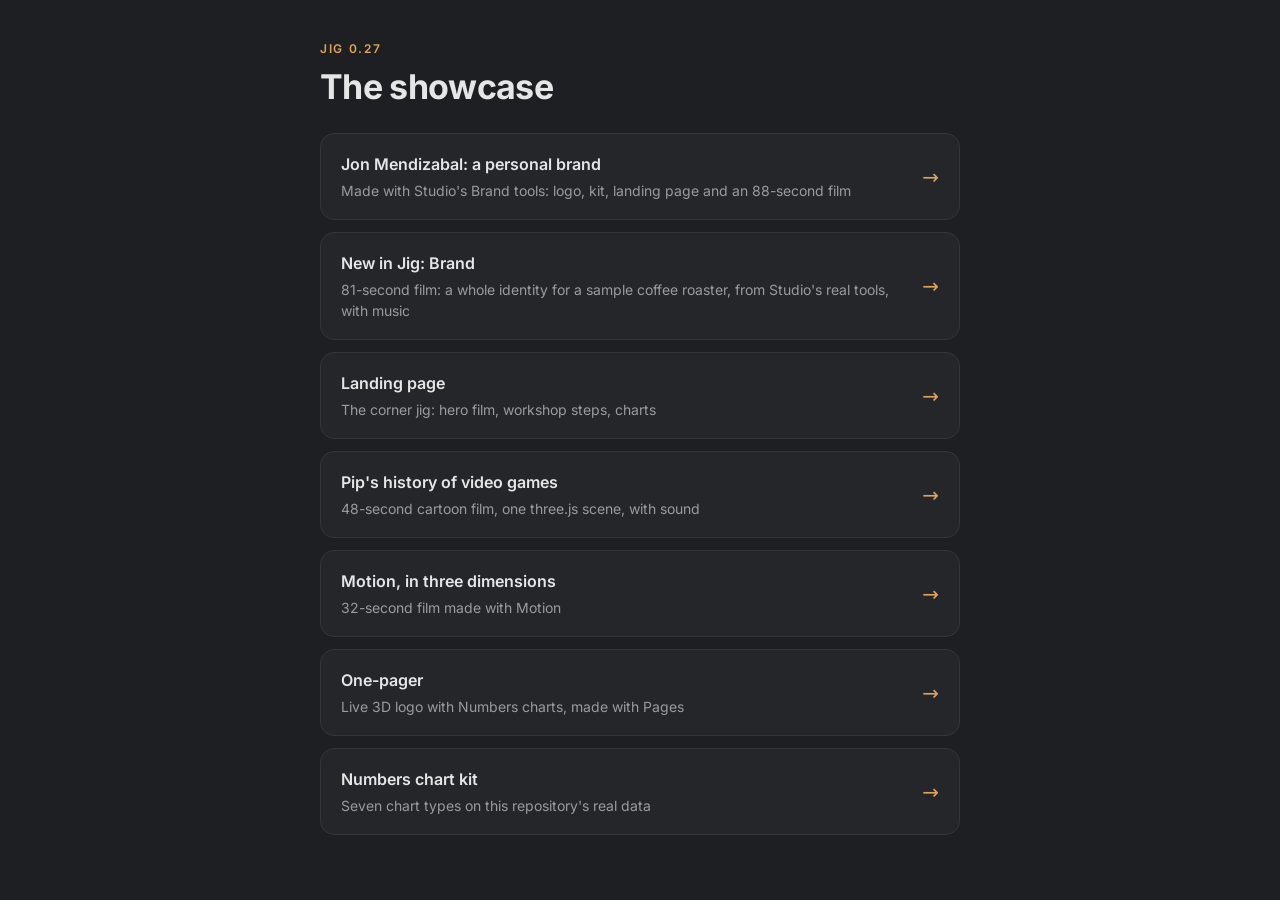
<file: index.html>
<!doctype html><html lang="en"><meta charset="utf-8"><meta name="viewport" content="width=device-width,initial-scale=1"><title>Jig 0.27 showcase</title>
<style>@font-face{font-family:Inter;src:url(landing/inter.woff2) format("woff2");font-weight:100 900}
body{background:#1e1f22;color:#e6e6e6;font:16px/1.5 Inter,system-ui,sans-serif;margin:0;padding:40px 22px;max-width:640px;margin-inline:auto}
.eyebrow{color:#e0a458;font-size:12px;letter-spacing:.14em;text-transform:uppercase;font-weight:600}
h1{font-size:34px;line-height:1.1;letter-spacing:-.02em;margin:10px 0 28px}
a{display:grid;grid-template-columns:1fr auto;align-items:center;gap:4px 16px;padding:18px 20px;margin:12px 0;border:1px solid #34353a;border-radius:14px;background:#25262a;color:inherit;text-decoration:none}
a:active{border-color:#e0a458}b{font-weight:600}small{grid-column:1;color:#9a9ba0;font-size:14px}i{grid-row:1/3;grid-column:2;font-style:normal;color:#e0a458;font-size:20px}</style>
<div class="eyebrow">Jig 0.27</div><h1>The showcase</h1>
<a href="jon/"><b>Jon Mendizabal: a personal brand</b><small>Made with Studio's Brand tools: logo, kit, landing page and an 88-second film</small><i>→</i></a>
<a href="brand/"><b>New in Jig: Brand</b><small>81-second film: a whole identity for a sample coffee roaster, from Studio's real tools, with music</small><i>→</i></a>
<a href="landing/"><b>Landing page</b><small>The corner jig: hero film, workshop steps, charts</small><i>→</i></a>
<a href="pip/"><b>Pip's history of video games</b><small>48-second cartoon film, one three.js scene, with sound</small><i>→</i></a>
<a href="film/"><b>Motion, in three dimensions</b><small>32-second film made with Motion</small><i>→</i></a>
<a href="onepager/"><b>One-pager</b><small>Live 3D logo with Numbers charts, made with Pages</small><i>→</i></a>
<a href="numbers/"><b>Numbers chart kit</b><small>Seven chart types on this repository's real data</small><i>→</i></a>
</html>
</file>
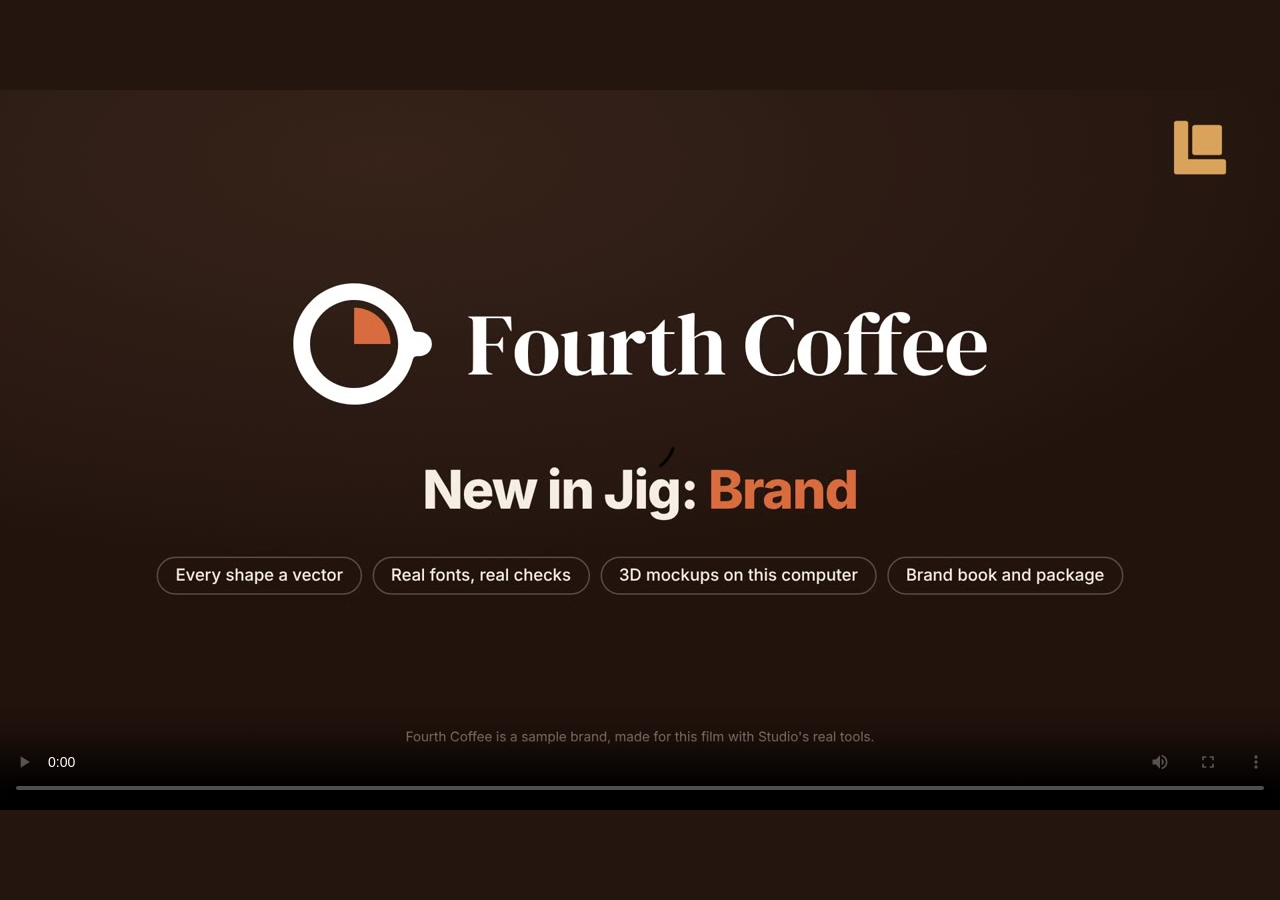
<file: brand/index.html>
<!doctype html><html lang="en"><meta charset="utf-8"><meta name="viewport" content="width=device-width,initial-scale=1"><title>New in Jig: Brand</title>
<style>html,body{margin:0;height:100%;background:#24160F}body{display:grid;place-items:center}video{width:100%;max-height:100vh;display:block}</style>
<video src="brand.mp4" poster="poster.jpg" controls playsinline preload="metadata"></video></html>
</file>
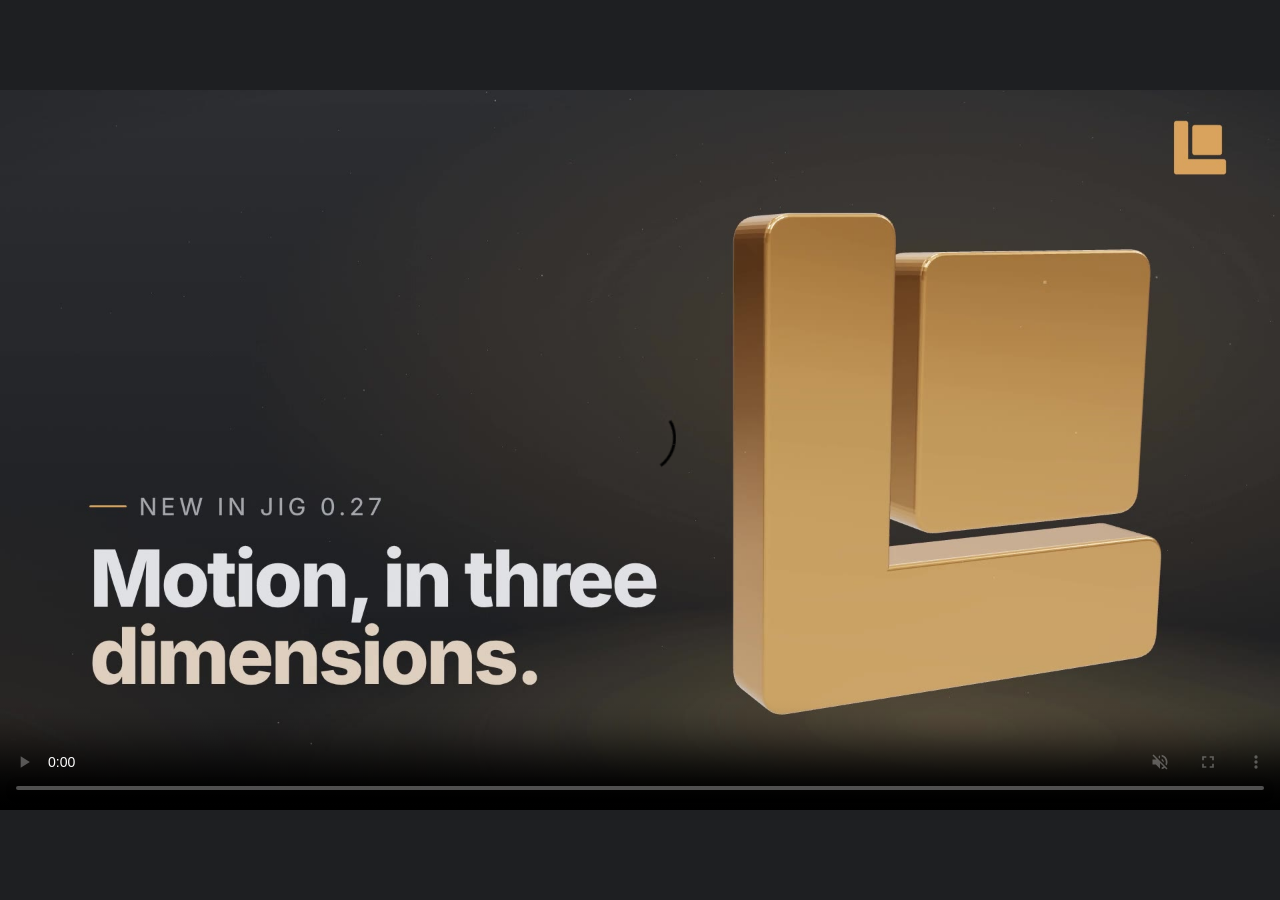
<file: film/index.html>
<!doctype html><html lang="en"><meta charset="utf-8"><meta name="viewport" content="width=device-width,initial-scale=1"><title>Motion, in three dimensions · Jig 0.27</title>
<style>html,body{margin:0;height:100%;background:#1e1f22}body{display:grid;place-items:center}video{width:100%;max-height:100vh;display:block}</style>
<video src="motion-3d.mp4" poster="poster.jpg" controls playsinline autoplay muted loop></video></html>
</file>
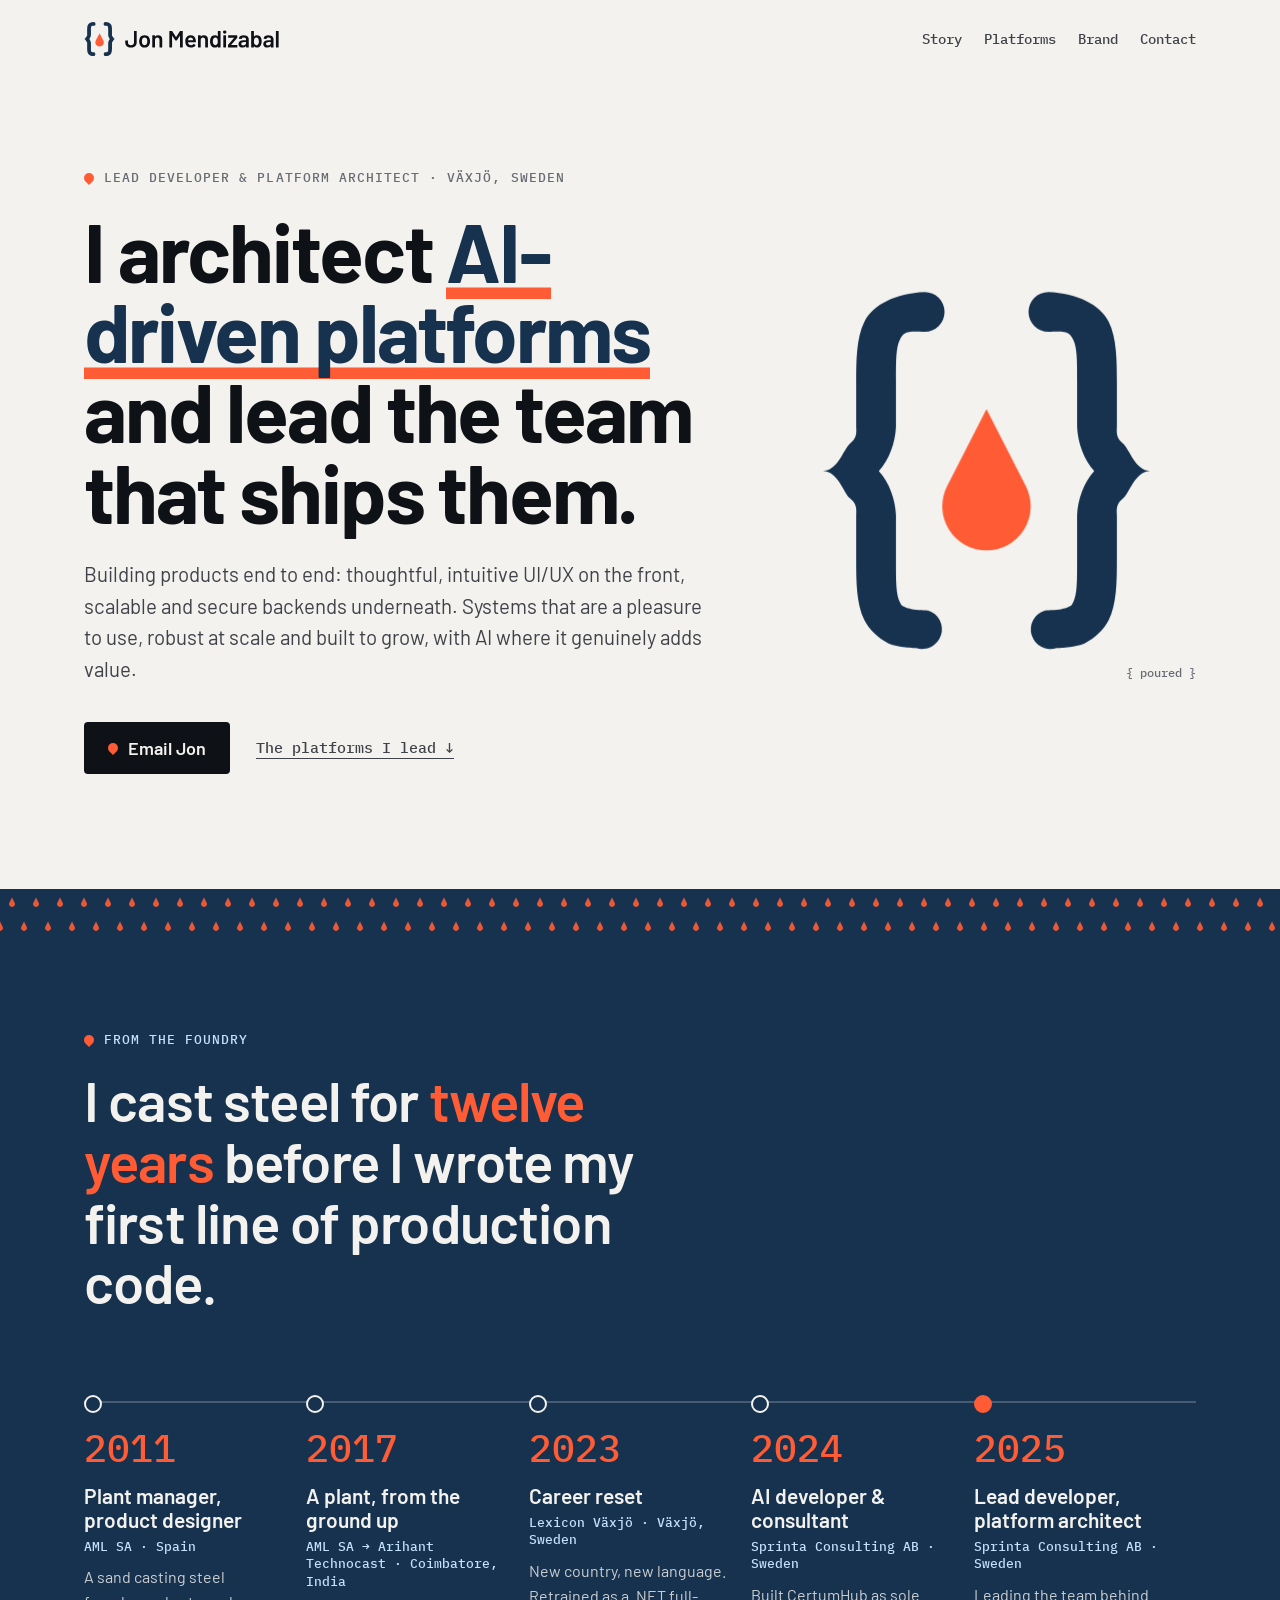
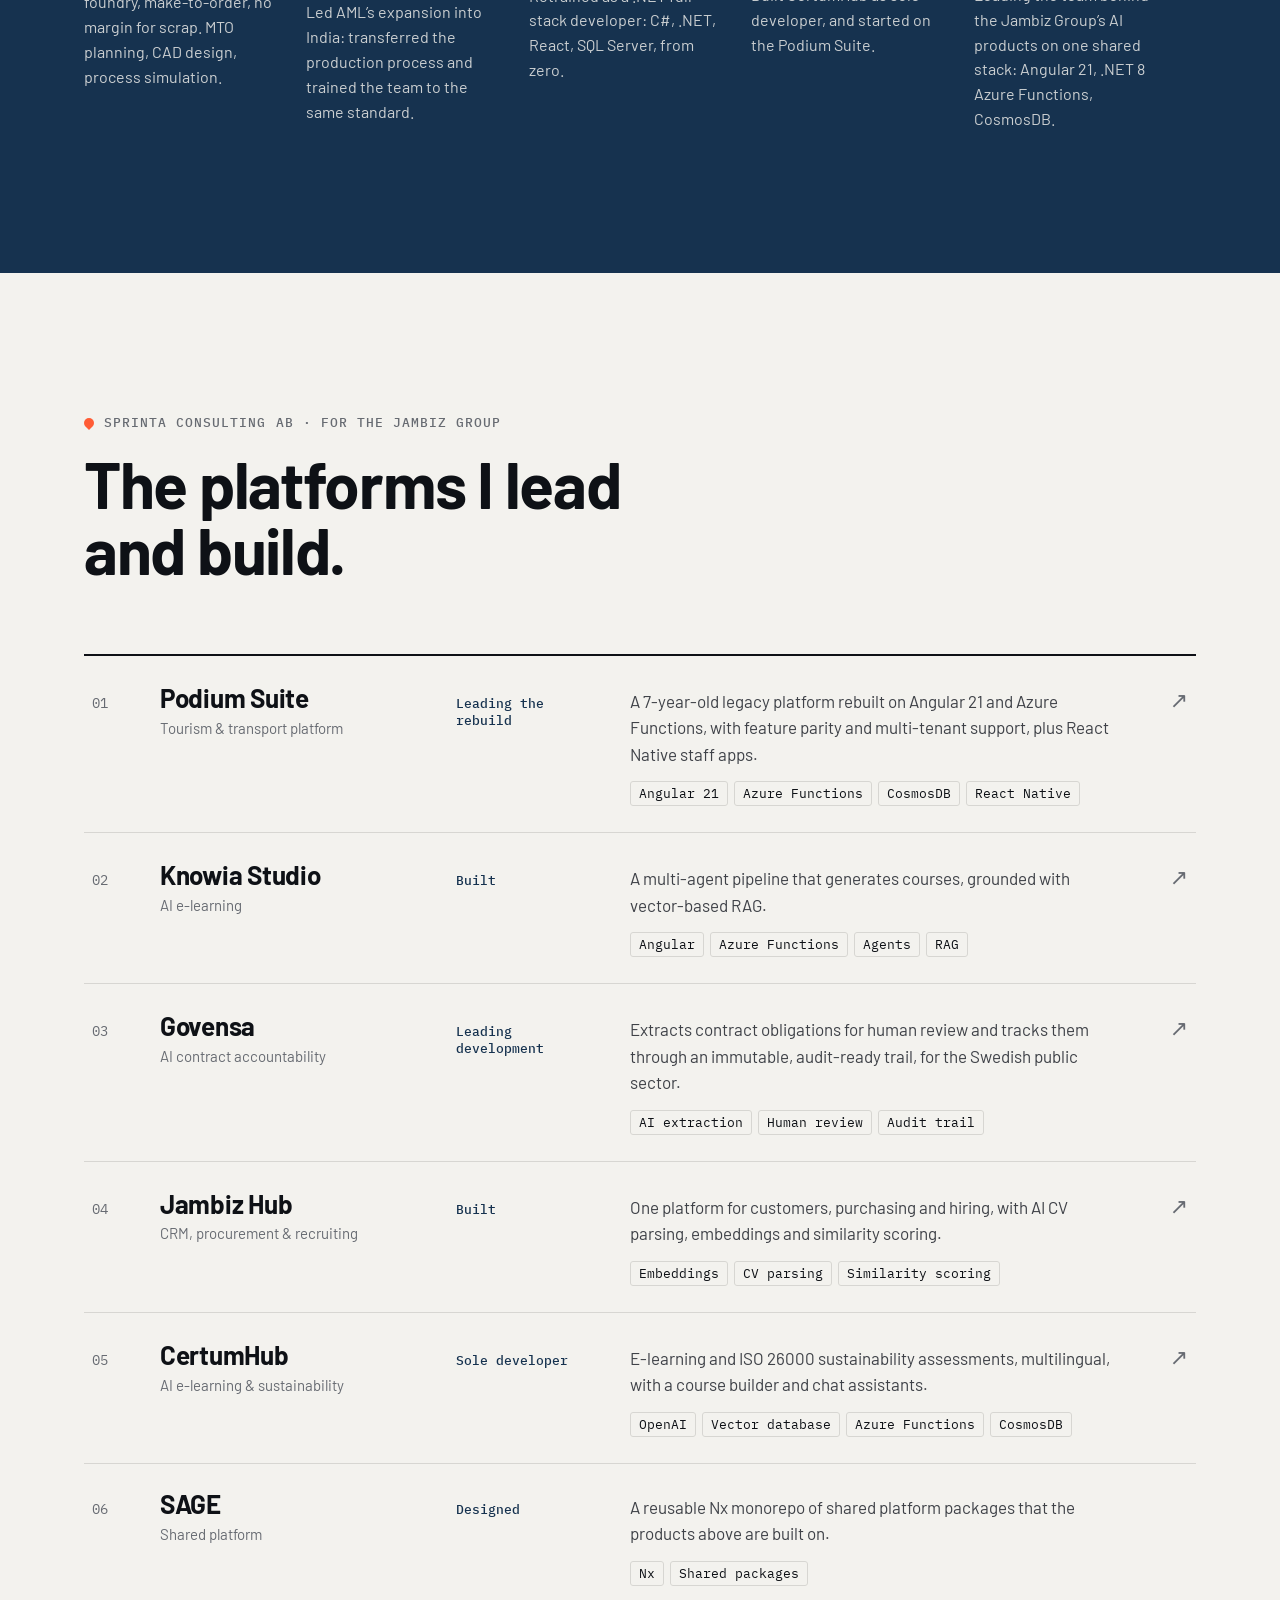
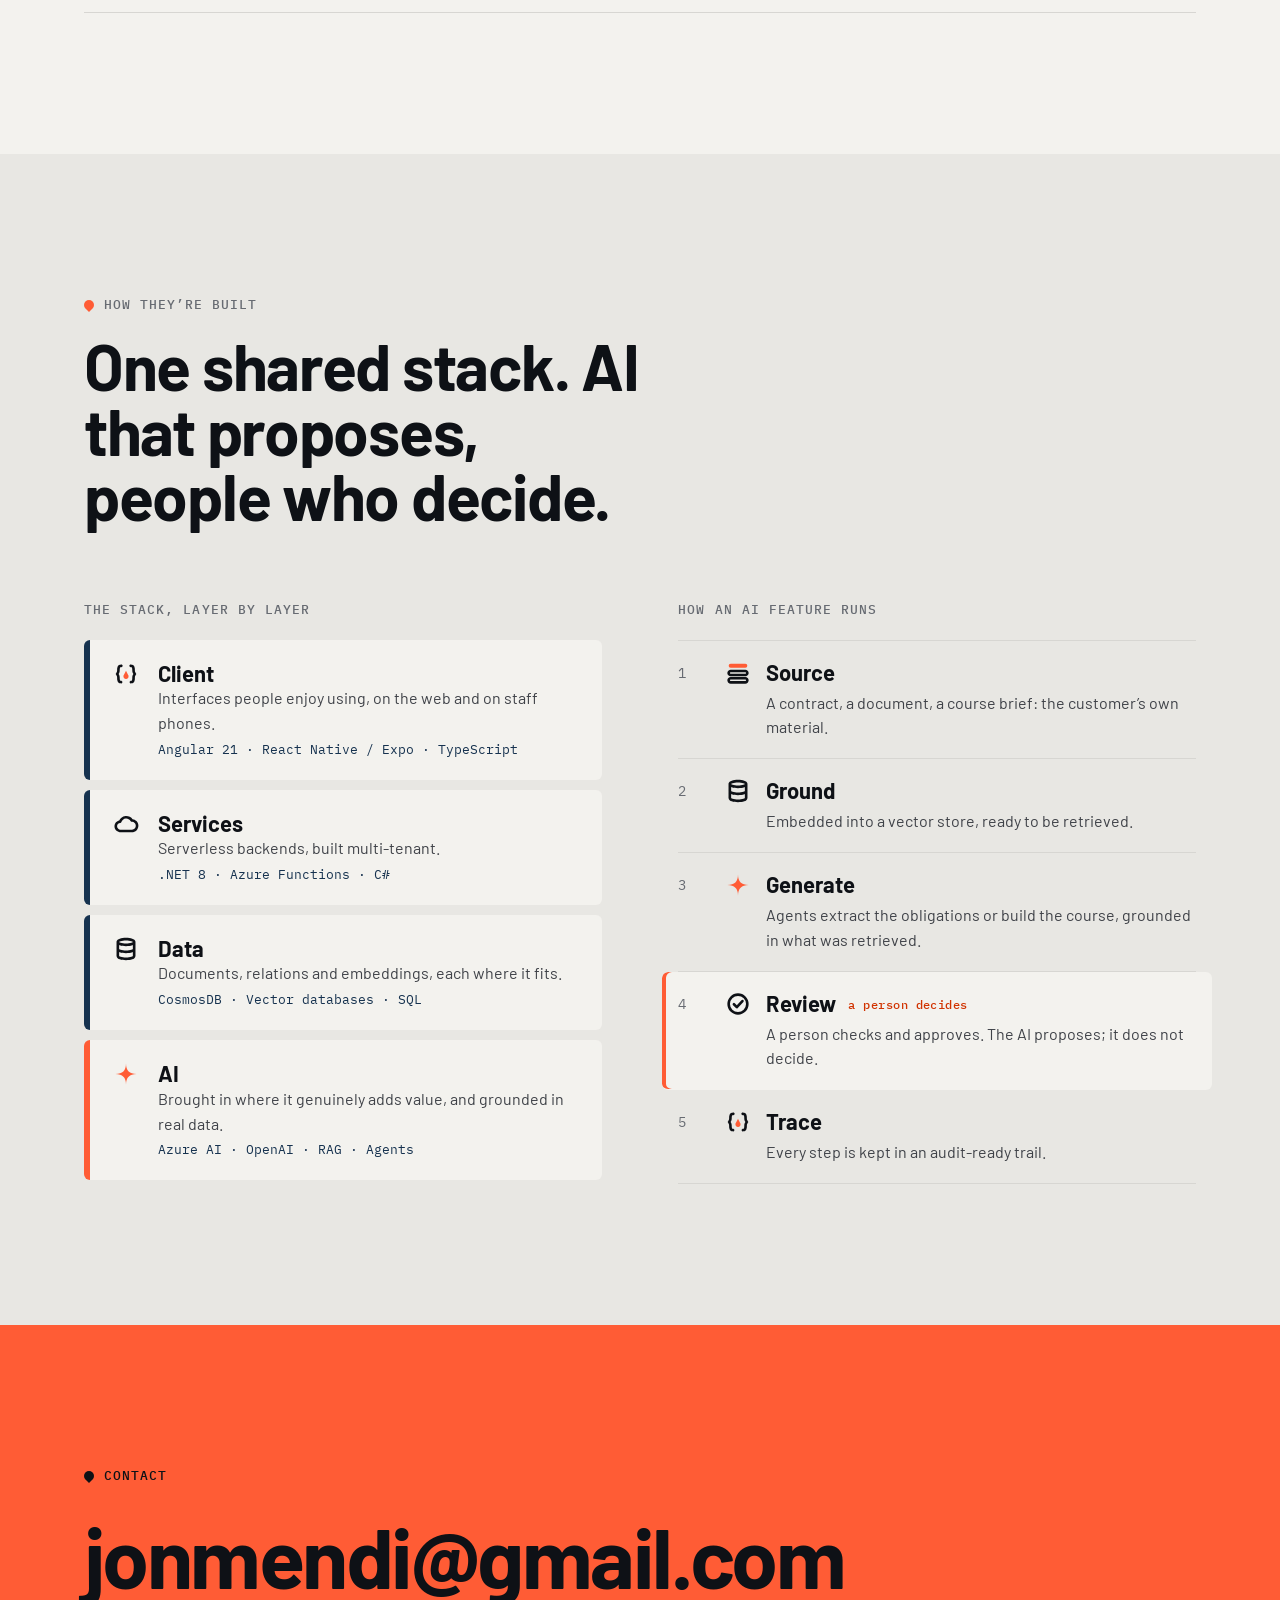
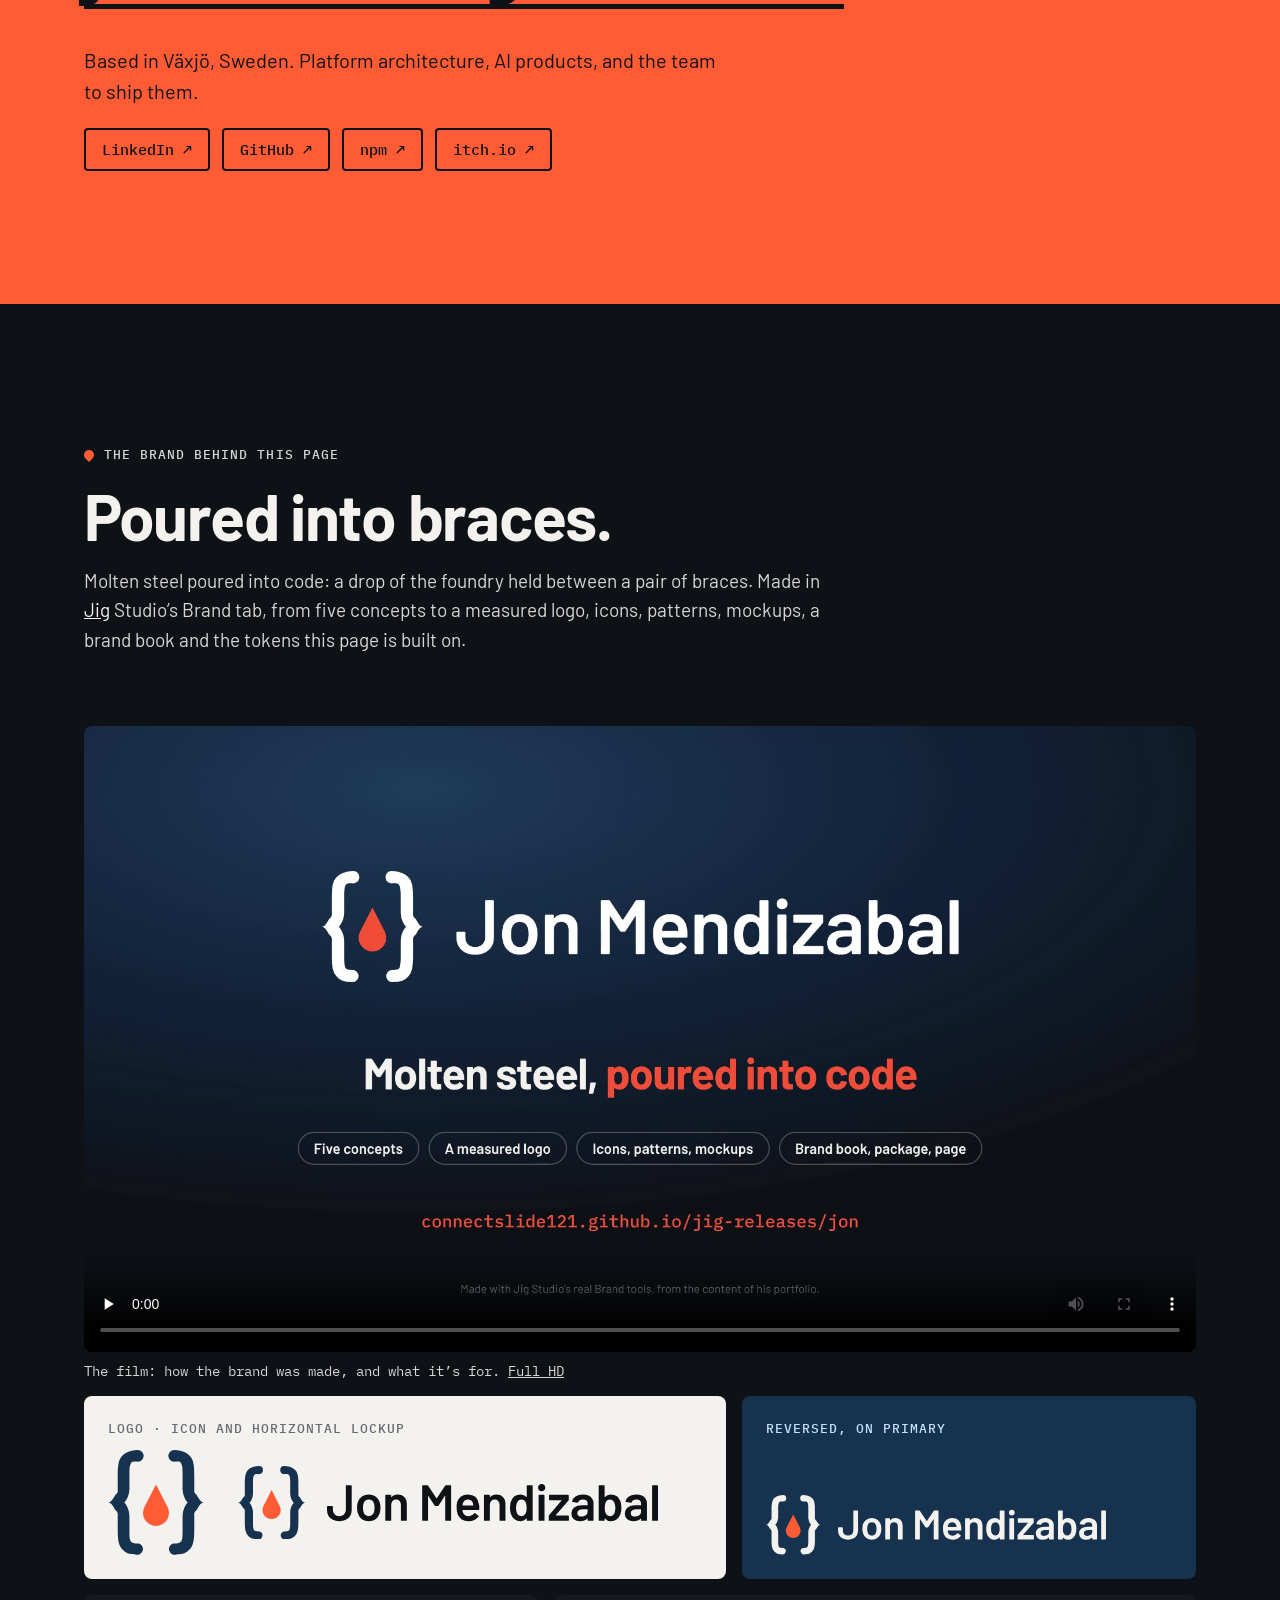
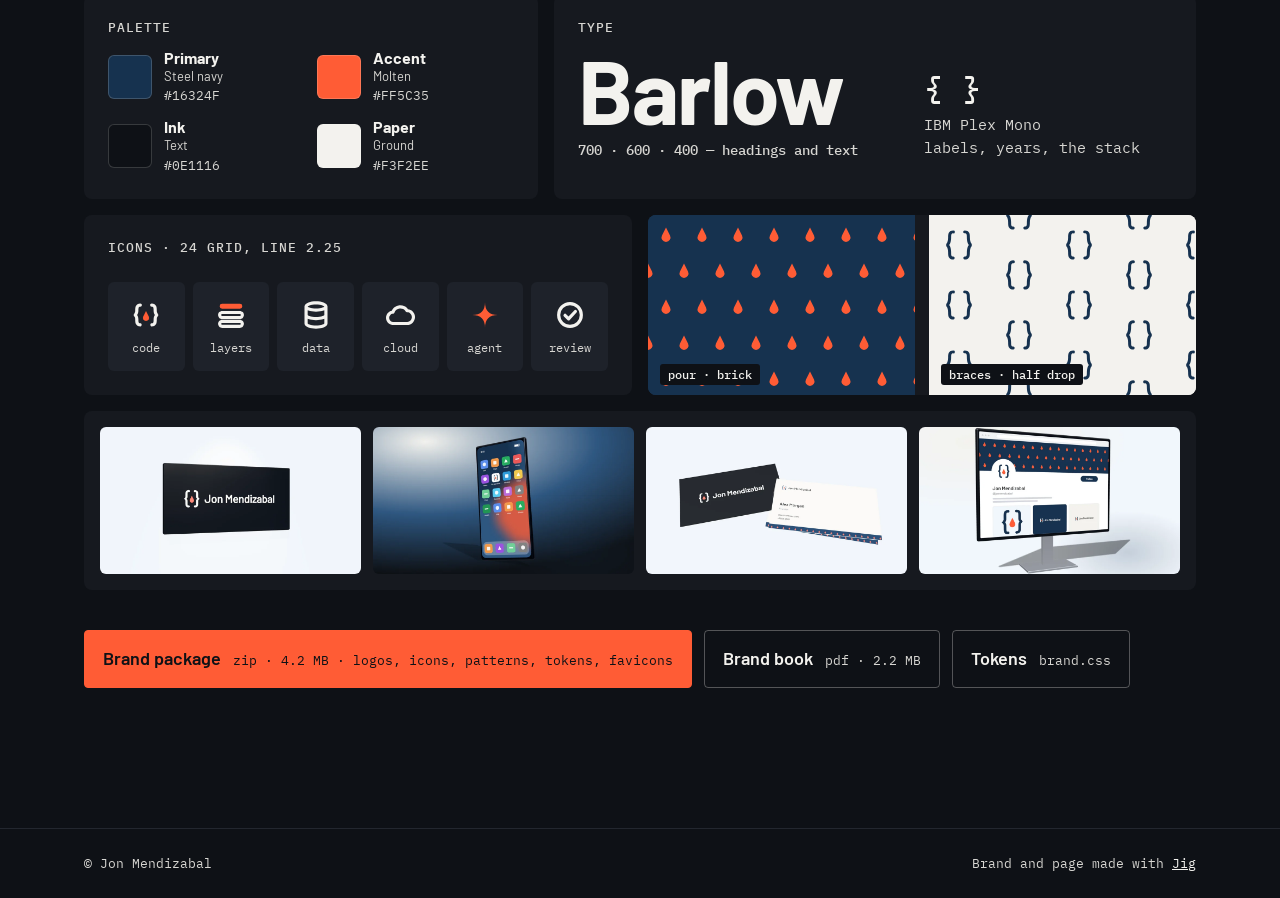
<file: jon/index.html>
<!doctype html>
<html lang="en">
<head>
<meta charset="utf-8">
<meta name="viewport" content="width=device-width,initial-scale=1">
<title>Jon Mendizabal · Lead Developer & Platform Architect</title>
<meta name="description" content="Jon Mendizabal architects AI-driven platforms and leads the team that ships them. Twelve years casting steel, now Angular, .NET and Azure, in Växjö, Sweden.">
<link rel="icon" href="favicon.ico" sizes="32x32">
<link rel="icon" href="favicon.svg" type="image/svg+xml">
<link rel="apple-touch-icon" href="apple-touch-icon.png">
<meta name="theme-color" content="#16324F">
<meta property="og:title" content="Jon Mendizabal">
<meta property="og:description" content="I architect AI-driven platforms and lead the team that ships them.">
<meta property="og:image" content="og-image.png">
<meta property="og:image:width" content="1200"><meta property="og:image:height" content="630">
<meta name="twitter:card" content="summary_large_image">
<link rel="preload" href="fonts/barlow-700-normal.woff2" as="font" type="font/woff2" crossorigin>
<style>
@font-face{font-family:Barlow;src:url(fonts/barlow-400-normal.woff2) format("woff2");font-weight:400;font-display:swap}
@font-face{font-family:Barlow;src:url(fonts/barlow-400-italic.woff2) format("woff2");font-weight:400;font-style:italic;font-display:swap}
@font-face{font-family:Barlow;src:url(fonts/barlow-600-normal.woff2) format("woff2");font-weight:600;font-display:swap}
@font-face{font-family:Barlow;src:url(fonts/barlow-700-normal.woff2) format("woff2");font-weight:700;font-display:swap}
@font-face{font-family:"IBM Plex Mono";src:url(fonts/ibm-plex-mono-400-normal.woff2) format("woff2");font-weight:400;font-display:swap}
@font-face{font-family:"IBM Plex Mono";src:url(fonts/ibm-plex-mono-500-normal.woff2) format("woff2");font-weight:500;font-display:swap}
:root{
  --pri:#16324F;--acc:#FF5C35;--ink:#0E1116;--pap:#F3F2EE;
  --pap-100:#E8E7E3;--pap-200:#D7D6D2;--pap-700:#656460;--ink-600:#676B72;--ink-800:#3F4248;
  --pri-300:#9ECAFA;--pri-200:#C5E0FD;--acc-600:#D13300;
  --sans:Barlow,system-ui,sans-serif;--mono:"IBM Plex Mono",ui-monospace,monospace;
  --gut:clamp(20px,5vw,72px);--max:1240px;
}
*{box-sizing:border-box;margin:0;padding:0}
html{background:var(--pap);color:var(--ink);font:400 18px/1.55 var(--sans);-webkit-text-size-adjust:100%;scroll-behavior:smooth}
@media (prefers-reduced-motion:reduce){html{scroll-behavior:auto}}
body{overflow-x:hidden}
a{color:inherit}
ul,ol{list-style:none}
img,svg,video{display:block;max-width:100%}
:focus-visible{outline:3px solid var(--acc);outline-offset:3px;border-radius:2px}
.f-pri{fill:var(--pri)}.f-acc{fill:var(--acc)}.f-ink{fill:var(--ink)}.f-cur{fill:currentColor}
.wrap{max-width:var(--max);margin:0 auto;padding:0 var(--gut)}
.mono,.eyebrow,.yr,.n,.chips,.host,.sn,code,.items{font-family:var(--mono)}
.eyebrow{font-size:13px;letter-spacing:.08em;text-transform:uppercase;font-weight:500;color:var(--ink-600);display:flex;gap:.75em;align-items:center}
.eyebrow::before{content:"";width:10px;height:10px;background:var(--acc);border-radius:50% 50% 50% 0;transform:rotate(-45deg)}
h2{font-size:clamp(34px,5.2vw,64px);line-height:1.02;font-weight:700;letter-spacing:-.02em;max-width:16ch}
.sec{padding:clamp(72px,11vw,148px) 0;position:relative}
.sec-head{display:grid;gap:18px;margin-bottom:clamp(40px,6vw,72px)}

/* top bar */
.bar{display:flex;justify-content:space-between;align-items:center;padding-block:22px;gap:16px}
.bar .logo{height:34px;width:auto}
.bar nav{display:flex;gap:22px;font:500 14px var(--mono)}
.bar nav a{text-decoration:none;color:var(--ink-800)}
.bar nav a:hover{color:var(--ink);text-decoration:underline;text-decoration-color:var(--acc);text-underline-offset:5px}
@media (max-width:719px){.bar nav .opt{display:none}.bar .logo{height:28px}}

/* hero */
.hero{display:grid;grid-template-columns:minmax(0,1.5fr) minmax(0,1fr);gap:clamp(24px,5vw,80px);align-items:center;padding-block:clamp(40px,7vw,96px) clamp(64px,9vw,120px)}
.hero h1{font-size:clamp(40px,6.4vw,86px);line-height:.98;font-weight:700;letter-spacing:-.025em;margin:22px 0 28px}
.hero h1 em{font-style:normal;color:var(--pri);box-shadow:inset 0 -.14em 0 var(--acc)}
.hero .blurb{font-size:clamp(18px,1.6vw,21px);max-width:38em;color:var(--ink-800)}
.cta{display:flex;flex-wrap:wrap;gap:14px 26px;align-items:center;margin-top:36px}
.btn{display:inline-flex;align-items:center;gap:10px;background:var(--ink);color:var(--pap);text-decoration:none;font:600 18px var(--sans);padding:15px 24px;border-radius:4px;transition:background .16s}
.btn .d{width:10px;height:10px;background:var(--acc);border-radius:50% 50% 50% 0;transform:rotate(-45deg)}
.btn:hover{background:var(--pri)}
.quiet{font:500 15px var(--mono);color:var(--ink-800);text-underline-offset:5px}
.mark{position:relative;aspect-ratio:1;max-width:420px;width:100%;justify-self:end;display:grid;place-items:center}
.mark .logo{width:78%;height:auto;overflow:visible}
.mark .ring{position:absolute;left:50%;top:64%;width:38%;aspect-ratio:2.6;border:3px solid var(--acc);border-radius:50%;transform:translate(-50%,-50%) scale(.2);opacity:0}
.mark small{position:absolute;bottom:0;right:0;font:500 12px var(--mono);color:var(--ink-600)}
@media (prefers-reduced-motion:no-preference){
  .mark .logo .f-acc{animation:pour 1.15s cubic-bezier(.55,0,.75,.2) .35s both}
  .mark .logo .f-pri{animation:open .9s cubic-bezier(.2,.8,.2,1) both}
  .mark .ring{animation:splash .9s ease-out 1.42s both}
}
@keyframes pour{0%{transform:translateY(-140%) scaleY(1.25);opacity:0}25%{opacity:1}88%{transform:translateY(0) scaleY(1.12)}94%{transform:translateY(2%) scaleY(.9)}100%{transform:none}}
@keyframes open{from{opacity:0;transform:scaleX(.82)}to{opacity:1;transform:none}}
@keyframes splash{0%{opacity:0;transform:translate(-50%,-50%) scale(.2)}8%{opacity:.9}100%{opacity:0;transform:translate(-50%,-50%) scale(1.4)}}
.mark .logo path{transform-box:fill-box;transform-origin:50% 100%}
.mark .logo .f-pri{transform-origin:50% 50%}
@media (max-width:719px){
  .hero{grid-template-columns:1fr;padding-top:20px}
  .mark{order:-1;max-width:150px;justify-self:start}
  .mark small{display:none}
}

/* foundry */
.foundry{background:var(--pri);color:var(--pap)}
.foundry::before{content:"";position:absolute;inset:0 0 auto;height:48px;background:url(kit/pour-tile.svg) 0 0/24px 48px repeat-x;opacity:.9}
.foundry .eyebrow{color:var(--pri-200)}
.lede{font-size:clamp(30px,4.4vw,58px);line-height:1.08;font-weight:600;letter-spacing:-.015em;max-width:20ch;margin:20px 0 clamp(48px,7vw,88px)}
.lede span{color:var(--acc)}
.stops{display:grid;grid-template-columns:repeat(5,minmax(0,1fr));gap:0;border-top:2px solid rgba(243,242,238,.22)}
.stop{padding:26px 22px 0 0;position:relative}
.stop::before{content:"";position:absolute;top:-8px;left:0;width:14px;height:14px;border-radius:50%;background:var(--pri);border:2px solid var(--pap)}
.stop.now::before{background:var(--acc);border-color:var(--acc)}
.yr{display:block;font-size:clamp(28px,3vw,40px);font-weight:500;color:var(--acc);line-height:1;margin-bottom:16px}
.stop h3{font-size:21px;line-height:1.15;font-weight:600;margin-bottom:6px}
.stop .where{font:500 12.5px/1.4 var(--mono);color:var(--pri-200);margin-bottom:10px}
.stop p{font-size:16px;color:rgba(243,242,238,.82)}
@media (max-width:959px){
  .stops{grid-template-columns:1fr;border-top:0;border-left:2px solid rgba(243,242,238,.22);gap:34px}
  .stop{padding:0 0 0 28px}
  .stop::before{top:4px;left:-8px}
  .yr{margin-bottom:8px}
}

/* products */
.ledger{border-top:2px solid var(--ink);container-type:inline-size}
.ledger>li{border-bottom:1px solid var(--pap-200)}
.row{display:grid;grid-template-columns:44px minmax(180px,1.1fr) 150px minmax(0,2fr) 40px;grid-template-areas:"n who role what go" ". . . chips go";gap:6px 24px;padding:26px 8px;text-decoration:none;align-items:baseline;transition:background .16s}
a.row:hover{background:var(--pap-100)}
a.row:hover .go{color:var(--acc);transform:translate(3px,-3px)}
.row .n{grid-area:n;font-size:14px;color:var(--ink-600)}
.who{grid-area:who;display:grid}
.who b{font-size:26px;font-weight:700;letter-spacing:-.01em;line-height:1.1}
.who small{font-size:15px;color:var(--ink-600);margin-top:4px}
.role{grid-area:role;font:500 13px var(--mono);color:var(--pri)}
.what{grid-area:what;font-size:17px;color:var(--ink-800)}
.chips{grid-area:chips;display:flex;flex-wrap:wrap;gap:6px;font-size:12.5px;margin-top:8px}
.chips li{border:1px solid var(--pap-200);padding:2px 8px;border-radius:3px;background:#fff0}
.host{display:none}
.go{grid-area:go;justify-self:end;font-size:22px;color:var(--ink-600);transition:transform .16s,color .16s}
@container (max-width:860px){
  .row{grid-template-columns:36px minmax(0,1fr) 28px;grid-template-areas:"n who go" ". role ." ". what ." ". chips .";padding:22px 4px}
  .role{margin-top:6px}
  .what{margin-top:4px}
}
@media (prefers-reduced-motion:reduce){.go,a.row{transition:none}}

/* how */
.how{background:var(--pap-100)}
.how-grid{display:grid;grid-template-columns:minmax(0,1fr) minmax(0,1fr);gap:clamp(40px,6vw,96px)}
.how h3.sub{font:500 13px var(--mono);letter-spacing:.08em;text-transform:uppercase;color:var(--ink-600);margin-bottom:22px}
.ic{width:28px;height:28px;flex:none}
.layers{display:grid;gap:10px}
.layer{display:grid;grid-template-columns:28px minmax(0,1fr);gap:4px 18px;background:var(--pap);border-radius:6px;padding:20px 22px;border-left:6px solid var(--pri);align-items:start}
.layer.l-ai{border-left-color:var(--acc)}
.layer.l-ai .f-cur{fill:var(--acc)}
.layer h3{font-size:22px;font-weight:700;line-height:1.2}
.layer p{font-size:16px;color:var(--ink-800)}
.layer .items{grid-column:2;font-size:13px;color:var(--pri)}
.steps{display:grid;gap:0;counter-reset:s}
.step{display:grid;grid-template-columns:32px 28px minmax(0,1fr);gap:4px 14px;padding:18px 0;border-bottom:1px solid var(--pap-200);align-items:start}
.step:first-child{border-top:1px solid var(--pap-200)}
.step .sn{font-size:14px;color:var(--ink-600);padding-top:4px}
.step h3{font-size:22px;font-weight:700;line-height:1.2}
.step p{grid-column:3;font-size:16px;color:var(--ink-800)}
.step.human{background:var(--pap);margin:0 -16px;padding:18px 16px;border-radius:6px;border-color:transparent;box-shadow:inset 4px 0 0 var(--acc)}
.step.human h3::after{content:"a person decides";font:500 11.5px var(--mono);color:var(--acc-600);margin-left:12px;letter-spacing:.04em;vertical-align:3px}
@media (max-width:899px){.how-grid{grid-template-columns:1fr}}

/* contact */
.contact{background:var(--acc);color:var(--ink)}
.contact .eyebrow{color:var(--ink)}
.contact .eyebrow::before{background:var(--ink)}
.mail{display:inline-block;font-size:clamp(30px,6.6vw,92px);font-weight:700;letter-spacing:-.03em;line-height:1;text-decoration:none;margin:28px 0 36px;border-bottom:5px solid var(--ink);padding-bottom:6px;word-break:break-all}
.mail:hover{color:var(--pap);border-color:var(--pap)}
.contact p.place{font-size:20px;max-width:32em;margin-bottom:28px}
.links{display:flex;flex-wrap:wrap;gap:12px}
.links a{font:500 15px var(--mono);text-decoration:none;border:2px solid var(--ink);padding:10px 16px;border-radius:4px}
.links a:hover{background:var(--ink);color:var(--acc)}

/* brand kit */
.kit{background:var(--ink);color:var(--pap)}
.kit .eyebrow{color:var(--pap-200)}
.kit h2{max-width:20ch}
.kit .intro{font-size:19px;color:var(--pap-200);max-width:40em}
.kit .intro a{color:var(--pap)}
.kgrid{display:grid;grid-template-columns:repeat(12,minmax(0,1fr));gap:16px;margin-top:56px}
.card{background:#16191F;border-radius:8px;padding:24px;display:flex;flex-direction:column;gap:14px;min-width:0}
.card>h3{font:500 12.5px var(--mono);letter-spacing:.08em;text-transform:uppercase;color:var(--pap-200)}
.c-logo{grid-column:span 7;background:var(--pap);color:var(--ink)}
.c-logo>h3{color:var(--ink-600)}
.c-logo .lockups{display:grid;grid-template-columns:auto 1fr;gap:26px 34px;align-items:center;flex:1}
.c-logo .lockups .logo{height:auto}
.c-logo .l-icon{width:96px}
.c-logo .l-h{width:100%;max-width:420px}
.c-rev{grid-column:span 5;background:var(--pri);justify-content:space-between}
.c-rev .logo{width:100%;max-width:340px}
.c-rev .logo .f-pri,.c-rev .logo .f-ink{fill:var(--pap)}
.c-rev>h3{color:var(--pri-200)}
.c-pal{grid-column:span 5}
.pal{display:grid;grid-template-columns:repeat(2,minmax(0,1fr));gap:12px}
.sw{display:grid;grid-template-columns:44px 1fr;grid-template-areas:"c b" "c s" "c h";column-gap:12px;align-items:center}
.sw .chip{grid-area:c;width:44px;height:44px;border-radius:6px;border:1px solid rgba(243,242,238,.18)}
.sw b{grid-area:b;font-size:16px;line-height:1.1}.sw small{grid-area:s;font-size:13px;color:var(--pap-200)}.sw code{grid-area:h;font-size:12.5px;color:var(--pap-200)}
.sw-pri .chip{background:var(--pri)}.sw-acc .chip{background:var(--acc)}.sw-ink .chip{background:var(--ink)}.sw-pap .chip{background:var(--pap)}
.c-type{grid-column:span 7}
.c-type .spec{display:grid;grid-template-columns:minmax(0,1.3fr) minmax(0,1fr);gap:24px;align-items:end}
.c-type .big{font-size:clamp(56px,7vw,96px);font-weight:700;line-height:.9;letter-spacing:-.02em}
.c-type .big span{display:block;font:500 14px var(--mono);letter-spacing:0;margin-top:12px;color:var(--pap-200)}
.c-type .mo{font:400 15px/1.5 var(--mono);color:var(--pap-200)}
.c-type .mo b{display:block;color:var(--pap);font:500 32px/1 var(--mono);margin-bottom:10px}
.c-icons{grid-column:span 6;justify-content:space-between}
.icons{display:grid;grid-template-columns:repeat(6,minmax(0,1fr));gap:8px}
.icons li{display:grid;justify-items:center;gap:8px;padding:16px 4px;background:#1E222A;border-radius:6px;color:var(--pap)}
.icons .ic{width:34px;height:34px}
.icons small{font:400 11.5px var(--mono);color:var(--pap-200)}
.c-pat{grid-column:span 6;padding:0;overflow:hidden;display:grid;grid-template-columns:1fr 1fr}
.c-pat div{min-height:180px;position:relative}
.c-pat .p1{background:url(kit/pour-tile.svg) var(--pri) 0 0/36px 72px}
.c-pat .p2{background:url(kit/braces-tile.svg) var(--pap) 0 0/120px auto}
.c-pat small{position:absolute;left:12px;bottom:10px;font:500 12px var(--mono);background:var(--ink);color:var(--pap);padding:3px 8px;border-radius:3px}
.c-mock{grid-column:span 12;padding:16px}
.mocks{display:grid;grid-template-columns:repeat(4,minmax(0,1fr));gap:12px}
.mocks figure{border-radius:6px;overflow:hidden;aspect-ratio:16/9;background:#1E222A}
.mocks img{width:100%;height:100%;object-fit:cover}
.film{grid-column:span 12;margin:0}
.film video{width:100%;height:auto;aspect-ratio:16/9;border-radius:8px;background:#000}
.film figcaption{font:400 14px var(--mono);color:var(--pap-200);margin-top:10px}
.downloads{display:flex;flex-wrap:wrap;gap:12px;margin-top:40px}
.downloads a{display:inline-flex;flex-wrap:wrap;gap:4px 12px;align-items:baseline;text-decoration:none;border:1px solid rgba(243,242,238,.3);padding:14px 18px;border-radius:4px;font-weight:600}
.downloads a small{font:400 12.5px var(--mono);color:var(--pap-200)}
.downloads a.main{background:var(--acc);border-color:var(--acc);color:var(--ink)}
.downloads a.main small{color:var(--ink)}
.downloads a:hover{border-color:var(--pap)}
@media (max-width:1023px){
  .c-logo,.c-rev,.c-pal,.c-type,.c-icons,.c-pat{grid-column:span 12}
  .mocks{grid-template-columns:repeat(2,minmax(0,1fr))}
}
@media (max-width:599px){
  .c-type .spec{grid-template-columns:1fr}
  .icons{grid-template-columns:repeat(3,minmax(0,1fr))}
  .pal{grid-template-columns:1fr}
  .c-logo .lockups{grid-template-columns:1fr}
  .mocks{grid-template-columns:1fr}
}
footer{background:var(--ink);color:var(--pap-200);border-top:1px solid #23272F;font:400 13px var(--mono)}
footer .wrap{display:flex;flex-wrap:wrap;justify-content:space-between;gap:12px;padding-top:26px;padding-bottom:26px}
footer a{color:var(--pap)}
</style>
</head>
<body>
<header class="wrap bar">
  <a href="#top" aria-label="Jon Mendizabal, top of the page"><svg class="logo " viewBox="13 9.5 462.56 80.797" role="img" aria-label="Jon Mendizabal"><path class="f-pri" d="M40.5 14a4.5 4.5 0 0 1-4.5 4.5c-4.423-.275-4.8.162-5.6 1.762-.925 1.85-.9 4.738-.9 9.738v10c-.148 3.52-1.513 7.497-3.877 10 2.364 2.503 3.73 6.48 3.877 10v10c0 5-.025 7.888.9 9.738.384.767.319.707 1.137 1.087.487.227.821.328 1.605.465.843.147 3.631.277 3.631.277a4.461 4.461 0 1 1-2.67 8.514s-4.297-.136-6.359-1.094c-2.275-1.057-4.403-3.242-5.394-5.225C20.525 80.112 20.5 75 20.5 70V60c.16-2.164-.232-2.786-1.463-3.863C17.692 54.96 16.288 50 13 50c3.288 0 4.692-4.96 6.037-6.137 1.23-1.077 1.624-1.699 1.463-3.863V30c0-5 .025-10.112 1.85-13.762C24.3 12.338 29.423 9.775 36 9.5a4.5 4.5 0 0 1 4.5 4.5m19 0A4.5 4.5 0 0 1 64 9.5c6.577.275 11.7 2.838 13.65 6.738C79.475 19.888 79.5 25 79.5 30v10c-.16 2.164.232 2.786 1.463 3.863C82.308 45.04 83.712 50 87 50c-3.288 0-4.692 4.96-6.037 6.137-1.23 1.077-1.624 1.699-1.463 3.863v10c0 5-.025 10.112-1.85 13.762-.992 1.983-3.119 4.168-5.394 5.225-2.062.958-6.36 1.094-6.36 1.094l-.043.014a4.462 4.462 0 1 1-2.626-8.528s2.788-.13 3.63-.277c.785-.137 1.119-.238 1.606-.465.818-.38.753-.32 1.137-1.087.925-1.85.9-4.738.9-9.738V60c.148-3.52 1.513-7.497 3.877-10-2.364-2.503-3.73-6.48-3.877-10V30c0-5 .025-7.888-.9-9.738-.8-1.6-1.177-2.037-5.6-1.762a4.5 4.5 0 0 1-4.5-4.5"/><path class="f-acc" d="m50 36 8.91 17.455a10 10 0 1 1-17.82 0z"/><path class="f-ink" d="M117.44 68.799q-3.08-1.54-4.76-4.34T111 57.963V54.21q0-.28.196-.476t.476-.196h5.152q.28 0 .476.196.196.195.196.476v3.752q0 3.024 1.932 4.9t5.18 1.876q3.136 0 5.152-1.876t2.016-4.9v-26.6q0-.28.196-.476t.476-.196h5.096q.28 0 .476.196.195.195.196.476v26.6q0 3.696-1.708 6.496t-4.816 4.34-7.084 1.54q-4.088 0-7.168-1.54m32.06-.7q-3.164-2.241-4.452-6.216-.952-3.024-.952-6.384 0-3.585.896-6.384 1.288-3.92 4.48-6.104t7.672-2.184q4.256 0 7.364 2.184t4.396 6.048q1.008 2.688 1.008 6.384 0 3.528-.952 6.384-1.288 3.976-4.424 6.244-3.135 2.268-7.448 2.268-4.425 0-7.588-2.24m11.144-4.536q1.485-1.177 2.156-3.304.56-1.848.56-4.704 0-3.024-.56-4.704-.615-2.13-2.128-3.276-1.512-1.148-3.696-1.148-2.072 0-3.584 1.148t-2.184 3.276q-.56 1.959-.56 4.704 0 2.743.56 4.704.616 2.128 2.156 3.304t3.724 1.176q2.072 0 3.556-1.176m35.56-20.048q2.715 2.688 2.716 7.336v18.368a.65.65 0 0 1-.196.476.65.65 0 0 1-.476.196h-5.152a.65.65 0 0 1-.476-.196.65.65 0 0 1-.196-.476V52.195q0-2.577-1.456-4.172-1.456-1.596-3.864-1.596t-3.892 1.568q-1.485 1.567-1.484 4.144v17.08a.65.65 0 0 1-.196.476.65.65 0 0 1-.476.196h-5.152a.65.65 0 0 1-.476-.196.65.65 0 0 1-.196-.476V41.947q0-.28.196-.476t.476-.196h5.152q.28 0 .476.196.195.195.196.476v1.792q0 .167.112.224t.168-.112q2.295-3.024 6.944-3.024 4.536 0 7.252 2.688m45.668-12.824h5.152q.28 0 .476.196.195.195.196.476v37.856a.65.65 0 0 1-.196.476.65.65 0 0 1-.476.196h-5.152a.65.65 0 0 1-.476-.196.65.65 0 0 1-.196-.476V42.507q0-.168-.14-.224t-.196.112l-7 10.752q-.28.447-.784.448h-2.576q-.504 0-.784-.448l-7.056-10.696q-.056-.169-.196-.112-.14.056-.14.224v26.656a.65.65 0 0 1-.196.476.65.65 0 0 1-.476.196h-5.152a.65.65 0 0 1-.476-.196.65.65 0 0 1-.196-.476V31.363q0-.28.196-.476t.476-.196h5.152q.504 0 .784.448l9.128 13.832q.113.111.224.112.112 0 .168-.112l9.128-13.832q.28-.449.784-.448m36.904 24.808-.056 1.736q0 .672-.672.672H260.52q-.28 0-.28.28.168 1.848.504 2.52 1.344 4.031 6.552 4.088 3.808 0 6.048-3.136.225-.336.56-.336.224 0 .392.168l3.472 2.856q.504.391.168.896-1.736 2.464-4.62 3.808t-6.412 1.344q-4.368 0-7.42-1.96-3.053-1.96-4.452-5.488-1.288-3.024-1.288-8.4 0-3.248.672-5.264 1.12-3.92 4.228-6.188t7.476-2.268q11.033 0 12.432 11.536.224 1.4.224 3.136m-16.1-8.036q-1.373 1.035-1.932 2.884-.336.952-.448 2.464-.112.28.224.28h11.368q.28 0 .28-.28-.113-1.4-.336-2.128-.504-2.016-1.988-3.136t-3.724-1.12q-2.072 0-3.444 1.036m42.168-3.948q2.716 2.688 2.716 7.336v18.368a.65.65 0 0 1-.196.476.65.65 0 0 1-.476.196h-5.152a.65.65 0 0 1-.476-.196.65.65 0 0 1-.196-.476V52.195q0-2.577-1.456-4.172-1.456-1.596-3.864-1.596t-3.892 1.568-1.484 4.144v17.08a.65.65 0 0 1-.196.476.65.65 0 0 1-.476.196h-5.152a.65.65 0 0 1-.476-.196.65.65 0 0 1-.196-.476V41.947q0-.28.196-.476t.476-.196h5.152q.28 0 .476.196.196.195.196.476v1.792q0 .167.112.224t.168-.112q2.295-3.024 6.944-3.024 4.536 0 7.252 2.688m26.376-12.628q.196-.196.476-.196h5.152q.28 0 .476.196.196.195.196.476v37.856a.65.65 0 0 1-.196.476.65.65 0 0 1-.476.196h-5.152a.65.65 0 0 1-.476-.196.65.65 0 0 1-.196-.476v-1.68q0-.168-.112-.224-.113-.056-.224.112-2.465 2.911-6.44 2.912t-6.72-2.072-3.976-5.768q-1.008-3.136-1.008-7 0-3.976.952-6.832 1.232-3.696 3.976-5.768 2.744-2.073 6.888-2.072 3.864 0 6.328 2.8.113.111.224.084.112-.029.112-.196V31.363q0-.28.196-.476m-.252 24.668q0-4.368-1.4-6.664-1.512-2.464-4.256-2.464-2.856 0-4.48 2.352-1.68 2.464-1.68 6.832 0 3.92 1.344 6.44 1.568 2.688 4.76 2.688 2.856 0 4.424-2.688 1.288-2.296 1.288-6.496m13.608-19.32q-1.12-1.121-1.12-2.856 0-1.737 1.12-2.856 1.12-1.12 2.856-1.12t2.856 1.12q1.12 1.119 1.12 2.856t-1.12 2.856-2.856 1.12-2.856-1.12m-.308 33.46a.65.65 0 0 1-.196-.476V41.89q0-.28.196-.476t.476-.196h5.152q.28 0 .476.196.196.195.196.476v27.328a.65.65 0 0 1-.196.476.65.65 0 0 1-.476.196h-5.152a.65.65 0 0 1-.476-.196m11.2 0a.65.65 0 0 1-.196-.476v-4.76q0-.504.28-.784l13.776-16.184q.28-.336-.168-.336h-12.936a.65.65 0 0 1-.476-.196.65.65 0 0 1-.196-.476v-4.536q0-.28.196-.476t.476-.196h20.384q.28 0 .476.196.196.195.196.476v4.76q0 .448-.336.784l-14.056 16.184q-.224.336.168.336h13.72q.28 0 .476.196.196.195.196.476v4.536a.65.65 0 0 1-.196.476.65.65 0 0 1-.476.196h-20.832a.65.65 0 0 1-.476-.196m43.484-27.636q2.688 1.23 4.144 3.388 1.456 2.155 1.456 4.9v18.872a.65.65 0 0 1-.196.476.65.65 0 0 1-.476.196h-5.152a.65.65 0 0 1-.476-.196.65.65 0 0 1-.196-.476v-1.792q0-.168-.112-.196-.113-.03-.224.084-2.745 3.024-7.952 3.024-4.2 0-6.916-2.128t-2.716-6.328q0-4.368 3.052-6.804t8.596-2.436h5.992q.28 0 .28-.28v-1.344q0-2.184-1.288-3.388t-3.864-1.204q-2.129 0-3.444.756-1.316.756-1.652 2.1-.168.672-.784.56l-5.432-.672a1.2 1.2 0 0 1-.476-.196q-.195-.14-.14-.364.448-3.416 3.668-5.6t8.092-2.184q3.528 0 6.216 1.232m-2.856 21.672q1.96-1.457 1.96-3.696v-2.632q0-.28-.28-.28h-4.704q-2.968 0-4.676 1.12-1.708 1.119-1.708 3.192 0 1.791 1.316 2.772t3.388.98q2.744 0 4.704-1.456m39.2-8.232q0 3.976-1.064 7-1.232 3.695-3.976 5.768-2.745 2.071-6.72 2.072-3.92 0-6.44-2.968-.113-.168-.224-.112-.112.056-.112.224v1.736a.65.65 0 0 1-.196.476.65.65 0 0 1-.476.196h-5.152a.65.65 0 0 1-.476-.196.65.65 0 0 1-.196-.476V31.363q0-.28.196-.476t.476-.196h5.152q.28 0 .476.196.195.195.196.476v12.152q0 .168.112.224.113.055.224-.056 2.407-2.856 6.384-2.856 4.145 0 6.86 2.072t4.004 5.768q.952 3.136.952 6.832m-6.664.112q0-4.368-1.68-6.832-1.512-2.352-4.48-2.352-2.745-.001-4.2 2.464-1.4 2.296-1.4 6.664 0 4.312 1.288 6.496 1.456 2.688 4.368 2.688 1.568 0 2.8-.7a5.15 5.15 0 0 0 1.96-1.988q1.344-2.352 1.344-6.44m29.176-13.552q2.688 1.23 4.144 3.388 1.456 2.155 1.456 4.9v18.872a.65.65 0 0 1-.196.476.65.65 0 0 1-.476.196h-5.152a.65.65 0 0 1-.476-.196.65.65 0 0 1-.196-.476v-1.792q0-.168-.112-.196-.113-.03-.224.084-2.745 3.024-7.952 3.024-4.2 0-6.916-2.128t-2.716-6.328q0-4.368 3.052-6.804t8.596-2.436h5.992q.28 0 .28-.28v-1.344q0-2.184-1.288-3.388t-3.864-1.204q-2.128 0-3.444.756t-1.652 2.1q-.168.672-.784.56l-5.432-.672a1.2 1.2 0 0 1-.476-.196q-.195-.14-.14-.364.448-3.416 3.668-5.6t8.092-2.184q3.528 0 6.216 1.232m-2.856 21.672q1.96-1.457 1.96-3.696v-2.632q0-.28-.28-.28h-4.704q-2.968 0-4.676 1.12-1.708 1.119-1.708 3.192 0 1.791 1.316 2.772t3.388.98q2.744 0 4.704-1.456m14.308 5.964a.65.65 0 0 1-.196-.476V31.363q0-.28.196-.476t.476-.196h5.152q.28 0 .476.196.196.195.196.476v37.856a.65.65 0 0 1-.196.476.65.65 0 0 1-.476.196h-5.152a.65.65 0 0 1-.476-.196"/></svg></a>
  <nav aria-label="Sections"><a class="opt" href="#foundry">Story</a><a class="opt" href="#platforms">Platforms</a><a class="opt" href="#brand">Brand</a><a href="#contact">Contact</a></nav>
</header>
<main id="top">
<section class="wrap hero" aria-labelledby="h1">
  <div>
    <p class="eyebrow">Lead Developer & Platform Architect · Växjö, Sweden</p>
    <h1 id="h1">I architect <em>AI-driven platforms</em> and lead the team that ships them.</h1>
    <p class="blurb">Building products end to end: thoughtful, intuitive UI/UX on the front, scalable and secure backends underneath. Systems that are a pleasure to use, robust at scale and built to grow, with AI where it genuinely adds value.</p>
    <div class="cta"><a class="btn" href="mailto:jonmendi@gmail.com"><span class="d" aria-hidden="true"></span>Email Jon</a><a class="quiet" href="#platforms">The platforms I lead ↓</a></div>
  </div>
  <div class="mark" aria-hidden="true"><svg class="logo " viewBox="13 9.5 74 80.797" role="img" aria-label=""><path class="f-pri" d="M40.5 14a4.5 4.5 0 0 1-4.5 4.5c-4.423-.275-4.8.162-5.6 1.762-.925 1.85-.9 4.738-.9 9.738v10c-.148 3.52-1.513 7.497-3.877 10 2.364 2.503 3.73 6.48 3.877 10v10c0 5-.025 7.888.9 9.738.384.767.319.707 1.137 1.087.487.227.821.328 1.605.465.843.147 3.631.277 3.631.277a4.461 4.461 0 1 1-2.67 8.514s-4.297-.136-6.359-1.094c-2.275-1.057-4.403-3.242-5.394-5.225C20.525 80.112 20.5 75 20.5 70V60c.16-2.164-.232-2.786-1.463-3.863C17.692 54.96 16.288 50 13 50c3.288 0 4.692-4.96 6.037-6.137 1.23-1.077 1.624-1.699 1.463-3.863V30c0-5 .025-10.112 1.85-13.762C24.3 12.338 29.423 9.775 36 9.5a4.5 4.5 0 0 1 4.5 4.5m19 0A4.5 4.5 0 0 1 64 9.5c6.577.275 11.7 2.838 13.65 6.738C79.475 19.888 79.5 25 79.5 30v10c-.16 2.164.232 2.786 1.463 3.863C82.308 45.04 83.712 50 87 50c-3.288 0-4.692 4.96-6.037 6.137-1.23 1.077-1.624 1.699-1.463 3.863v10c0 5-.025 10.112-1.85 13.762-.992 1.983-3.119 4.168-5.394 5.225-2.062.958-6.36 1.094-6.36 1.094l-.043.014a4.462 4.462 0 1 1-2.626-8.528s2.788-.13 3.63-.277c.785-.137 1.119-.238 1.606-.465.818-.38.753-.32 1.137-1.087.925-1.85.9-4.738.9-9.738V60c.148-3.52 1.513-7.497 3.877-10-2.364-2.503-3.73-6.48-3.877-10V30c0-5 .025-7.888-.9-9.738-.8-1.6-1.177-2.037-5.6-1.762a4.5 4.5 0 0 1-4.5-4.5"/><path class="f-acc" d="m50 36 8.91 17.455a10 10 0 1 1-17.82 0z"/></svg><span class="ring"></span><small>{ poured }</small></div>
</section>

<section class="sec foundry" id="foundry" aria-labelledby="h-foundry">
  <div class="wrap">
    <p class="eyebrow">From the foundry</p>
    <h2 id="h-foundry" class="lede">I cast steel for <span>twelve years</span> before I wrote my first line of production code.</h2>
    <ol class="stops">
<li class="stop">
  <span class="yr">2011</span>
  <h3>Plant manager, product designer</h3>
  <p class="where">AML SA · Spain</p>
  <p>A sand casting steel foundry, make-to-order, no margin for scrap. MTO planning, CAD design, process simulation.</p>
</li>
<li class="stop">
  <span class="yr">2017</span>
  <h3>A plant, from the ground up</h3>
  <p class="where">AML SA → Arihant Technocast · Coimbatore, India</p>
  <p>Led AML’s expansion into India: transferred the production process and trained the team to the same standard.</p>
</li>
<li class="stop">
  <span class="yr">2023</span>
  <h3>Career reset</h3>
  <p class="where">Lexicon Växjö · Växjö, Sweden</p>
  <p>New country, new language. Retrained as a .NET full-stack developer: C#, .NET, React, SQL Server, from zero.</p>
</li>
<li class="stop">
  <span class="yr">2024</span>
  <h3>AI developer &amp; consultant</h3>
  <p class="where">Sprinta Consulting AB · Sweden</p>
  <p>Built CertumHub as sole developer, and started on the Podium Suite.</p>
</li>
<li class="stop now">
  <span class="yr">2025</span>
  <h3>Lead developer, platform architect</h3>
  <p class="where">Sprinta Consulting AB · Sweden</p>
  <p>Leading the team behind the Jambiz Group’s AI products on one shared stack: Angular 21, .NET 8 Azure Functions, CosmosDB.</p>
</li>
    </ol>
  </div>
</section>

<section class="sec" id="platforms" aria-labelledby="h-platforms">
  <div class="wrap">
    <div class="sec-head"><p class="eyebrow">Sprinta Consulting AB · for the Jambiz Group</p><h2 id="h-platforms">The platforms I lead and build.</h2></div>
    <ol class="ledger">
<li><a class="row" href="https://www.podiumsystem.com" target="_blank" rel="noopener">
  <span class="n">01</span>
  <span class="who"><b>Podium Suite</b><small>Tourism &amp; transport platform</small></span>
  <span class="role">Leading the rebuild</span>
  <span class="what">A 7-year-old legacy platform rebuilt on Angular 21 and Azure Functions, with feature parity and multi-tenant support, plus React Native staff apps.</span>
  <ul class="chips"><li>Angular 21</li><li>Azure Functions</li><li>CosmosDB</li><li>React Native</li></ul>
  <span class="host">podiumsystem.com</span>
  <span class="go" aria-hidden="true">↗</span>
</a></li>
<li><a class="row" href="https://gentle-desert-0612fb603.7.azurestaticapps.net/" target="_blank" rel="noopener">
  <span class="n">02</span>
  <span class="who"><b>Knowia Studio</b><small>AI e-learning</small></span>
  <span class="role">Built</span>
  <span class="what">A multi-agent pipeline that generates courses, grounded with vector-based RAG.</span>
  <ul class="chips"><li>Angular</li><li>Azure Functions</li><li>Agents</li><li>RAG</li></ul>
  <span class="host">preview</span>
  <span class="go" aria-hidden="true">↗</span>
</a></li>
<li><a class="row" href="https://www.govensa.se/" target="_blank" rel="noopener">
  <span class="n">03</span>
  <span class="who"><b>Govensa</b><small>AI contract accountability</small></span>
  <span class="role">Leading development</span>
  <span class="what">Extracts contract obligations for human review and tracks them through an immutable, audit-ready trail, for the Swedish public sector.</span>
  <ul class="chips"><li>AI extraction</li><li>Human review</li><li>Audit trail</li></ul>
  <span class="host">govensa.se</span>
  <span class="go" aria-hidden="true">↗</span>
</a></li>
<li><a class="row" href="https://www.jambizhub.se" target="_blank" rel="noopener">
  <span class="n">04</span>
  <span class="who"><b>Jambiz Hub</b><small>CRM, procurement &amp; recruiting</small></span>
  <span class="role">Built</span>
  <span class="what">One platform for customers, purchasing and hiring, with AI CV parsing, embeddings and similarity scoring.</span>
  <ul class="chips"><li>Embeddings</li><li>CV parsing</li><li>Similarity scoring</li></ul>
  <span class="host">jambizhub.se</span>
  <span class="go" aria-hidden="true">↗</span>
</a></li>
<li><a class="row" href="https://www.certumhub.com" target="_blank" rel="noopener">
  <span class="n">05</span>
  <span class="who"><b>CertumHub</b><small>AI e-learning &amp; sustainability</small></span>
  <span class="role">Sole developer</span>
  <span class="what">E-learning and ISO 26000 sustainability assessments, multilingual, with a course builder and chat assistants.</span>
  <ul class="chips"><li>OpenAI</li><li>Vector database</li><li>Azure Functions</li><li>CosmosDB</li></ul>
  <span class="host">certumhub.com</span>
  <span class="go" aria-hidden="true">↗</span>
</a></li>
<li><div class="row">
  <span class="n">06</span>
  <span class="who"><b>SAGE</b><small>Shared platform</small></span>
  <span class="role">Designed</span>
  <span class="what">A reusable Nx monorepo of shared platform packages that the products above are built on.</span>
  <ul class="chips"><li>Nx</li><li>Shared packages</li></ul>
  <span class="host">internal</span>
  <span class="go" aria-hidden="true"></span>
</div></li>
    </ol>
  </div>
</section>

<section class="sec how" aria-labelledby="h-how">
  <div class="wrap">
    <div class="sec-head"><p class="eyebrow">How they’re built</p><h2 id="h-how">One shared stack. AI that proposes, people who decide.</h2></div>
    <div class="how-grid">
      <div><h3 class="sub">The stack, layer by layer</h3><ol class="layers">
<li class="layer l-client">
  <svg class="ic" viewBox="0 0 24 24" aria-hidden="true"><path class="f-cur" d="M9.125 5c0 .621-.504 1.125-1.125 1.125-.48-.019-.639.042-.851.174-.179.111-.195.136-.298.384C6.621 7.233 6.625 8 6.625 9c0 1.178-.385 2.327-.966 2.99l-.008.01.008.01c.58.663.966 1.812.966 2.99 0 1-.003 1.767.226 2.317.103.247.12.273.298.384.1.062.14.079.293.116.17.042.826.09.826.09a1.111 1.111 0 1 1-.858 2.05l-.004-.002s-.955-.038-1.446-.344c-.524-.326-.976-.926-1.186-1.428-.396-.95-.399-2.183-.399-3.183 0-.822-.115-1.173-.41-1.51C3.698 13.184 3.542 12 3 12c.541 0 .697-1.183.966-1.49.294-.337.409-.688.409-1.51 0-1 .003-2.233.399-3.183.21-.503.662-1.102 1.186-1.428.491-.306 1.27-.495 2.04-.514.621 0 1.125.504 1.125 1.125m5.75 0c0-.621.504-1.125 1.125-1.125.77.019 1.549.208 2.04.514.524.326.976.925 1.186 1.428.396.95.399 2.183.399 3.183 0 .822.115 1.173.41 1.51.268.307.424 1.49.965 1.49-.541 0-.697 1.183-.966 1.49-.294.337-.409.688-.409 1.51 0 1-.003 2.233-.399 3.183-.21.503-.662 1.102-1.186 1.428-.491.306-1.446.344-1.446.344l-.004.002a1.111 1.111 0 1 1-.858-2.05s.655-.048.826-.09a.8.8 0 0 0 .293-.116c.179-.111.195-.136.298-.384.23-.55.226-1.317.226-2.317 0-1.178.385-2.327.966-2.99l.008-.01-.008-.01c-.58-.663-.966-1.812-.966-2.99 0-1 .003-1.767-.226-2.317-.103-.247-.12-.273-.298-.384-.212-.132-.37-.193-.851-.174A1.125 1.125 0 0 1 14.875 5"/><path class="f-acc" d="M12 9.16 13.96 13a2.2 2.2 0 1 1-3.92 0z"/></svg>
  <div><h3>Client</h3><p>Interfaces people enjoy using, on the web and on staff phones.</p></div>
  <p class="items">Angular 21 · React Native / Expo · TypeScript</p>
</li>
<li class="layer l-services">
  <svg class="ic" viewBox="0 0 24 24" aria-hidden="true"><path class="f-cur" d="M7.57 19.123c-1.337.034-2.797-.463-3.716-1.274-.92-.811-1.643-2.195-1.727-3.529-.083-1.334.463-2.797 1.274-3.716.812-.92 1.711-1.34 2.798-1.602.45-.944.947-1.698 1.88-2.446a6.9 6.9 0 0 1 3.484-1.423 6.9 6.9 0 0 1 3.698.705c1.062.548 1.748 1.226 2.38 2.096 1.261.19 2.38.632 3.336 1.589.957.956 1.648 2.505 1.648 3.977 0 1.473-.691 3.021-1.648 3.977-.956.957-2.505 1.599-3.977 1.648zm-2.227-2.961c.618.546 1.215.819 2.087.715l9.57-.002c1.013.05 1.714-.316 2.386-.989.673-.672.989-1.373.989-2.386s-.316-1.714-.989-2.386c-.672-.673-1.373-1.038-2.386-.989-.404 0-.777-.217-.977-.568-.434-.811-1.004-1.312-1.794-1.72s-1.526-.557-2.442-.465c-.916.091-1.607.383-2.3.94-.694.555-1.154 1.16-1.419 2.04-.144.437-.54.742-.998.77-.878.007-1.436.352-1.982.97-.546.62-.77 1.213-.715 2.088s.35 1.436.97 1.982"/></svg>
  <div><h3>Services</h3><p>Serverless backends, built multi-tenant.</p></div>
  <p class="items">.NET 8 · Azure Functions · C#</p>
</li>
<li class="layer l-data">
  <svg class="ic" viewBox="0 0 24 24" aria-hidden="true"><path class="f-cur" d="M3.875 6c0-.633.455-1.415.95-1.833.446-.377 1.14-.741 1.847-.994 1.364-.487 3.306-.798 5.328-.798s3.964.31 5.328.798c.708.253 1.4.617 1.848.994.494.418.949 1.2.949 1.833v12c-.08.633-.455 1.415-.95 1.833-.446.377-1.14.741-1.847.994-1.364.487-3.306.798-5.328.798s-3.964-.31-5.328-.798c-.708-.253-1.4-.617-1.848-.994-.494-.418-.87-1.2-.949-1.833zm14 2.608a8 8 0 0 1-.547.22c-1.364.486-3.306.797-5.328.797s-3.964-.31-5.328-.798a8 8 0 0 1-.547-.219v3.348c.033.056.045.068.15.158.262.22.595.395 1.154.594 1.17.418 2.727.667 4.571.667s3.402-.249 4.571-.667c.56-.2.892-.374 1.153-.594a1 1 0 0 0 .151-.189zm-11.75 6v3.348c.033.056.045.068.15.158.262.22.595.395 1.154.594 1.17.418 2.727.667 4.571.667s3.402-.249 4.571-.667c.56-.2.892-.374 1.153-.594.106-.09.118-.102.151-.158v-3.348a8 8 0 0 1-.547.22c-1.364.486-3.306.797-5.328.797s-3.964-.31-5.328-.798a8 8 0 0 1-.547-.219m0-8.564L6.154 6c.02.028.05.053.122.114.261.22.594.395 1.153.594 1.17.418 2.727.667 4.571.667s3.402-.249 4.571-.667c.56-.2.892-.374 1.153-.594A1 1 0 0 0 17.846 6q.014.018.029.044v-.089L17.847 6a1 1 0 0 0-.122-.114c-.261-.22-.594-.395-1.153-.594-1.17-.418-2.727-.667-4.571-.667s-3.402.249-4.571.667c-.56.2-.892.374-1.153.594A1 1 0 0 0 6.154 6l-.03-.045.001.045z"/></svg>
  <div><h3>Data</h3><p>Documents, relations and embeddings, each where it fits.</p></div>
  <p class="items">CosmosDB · Vector databases · SQL</p>
</li>
<li class="layer l-ai">
  <svg class="ic" viewBox="0 0 24 24" aria-hidden="true"><path class="f-acc" d="M12 3q0 9 9 9-9 0-9 9 0-9-9-9 9 0 9-9"/></svg>
  <div><h3>AI</h3><p>Brought in where it genuinely adds value, and grounded in real data.</p></div>
  <p class="items">Azure AI · OpenAI · RAG · Agents</p>
</li>
      </ol></div>
      <div><h3 class="sub">How an AI feature runs</h3><ol class="steps">
<li class="step">
  <span class="sn">1</span><svg class="ic" viewBox="0 0 24 24" aria-hidden="true"><path class="f-acc" d="M5.75 7.5a1.75 1.75 0 1 1 0-3.5h12.5a1.75 1.75 0 1 1 0 3.5z"/><path class="f-cur" d="M5.75 14.875c-.713-.05-1.574-.384-2.033-.842-.458-.459-.842-1.32-.842-2.033s.384-1.574.842-2.033c.459-.458 1.32-.793 2.033-.842h12.5c.713.05 1.574.384 2.033.842.458.459.842 1.32.842 2.033s-.384 1.574-.842 2.033c-.459.458-1.32.793-2.033.842zm-.442-2.433c.175.175.189.232.442.183h12.5c.253.05.267-.008.442-.183s.183-.189.183-.442-.008-.267-.183-.442-.189-.232-.442-.183H5.75c-.253-.05-.267.008-.442.183s-.183.189-.183.442.008.267.183.442m.442 8.683c-.713-.05-1.574-.384-2.033-.842-.458-.459-.842-1.32-.842-2.033s.384-1.574.842-2.033c.459-.458 1.32-.793 2.033-.842h12.5c.713.05 1.574.384 2.033.842.458.459.842 1.32.842 2.033s-.384 1.574-.842 2.033c-.459.458-1.32.793-2.033.842zm-.442-2.433c.175.175.189.232.442.183h12.5c.253.05.267-.008.442-.183s.183-.189.183-.442-.008-.267-.183-.442-.189-.232-.442-.183H5.75c-.253-.05-.267.008-.442.183s-.183.189-.183.442.008.267.183.442"/></svg>
  <h3>Source</h3>
  <p>A contract, a document, a course brief: the customer’s own material.</p>
</li>
<li class="step">
  <span class="sn">2</span><svg class="ic" viewBox="0 0 24 24" aria-hidden="true"><path class="f-cur" d="M3.875 6c0-.633.455-1.415.95-1.833.446-.377 1.14-.741 1.847-.994 1.364-.487 3.306-.798 5.328-.798s3.964.31 5.328.798c.708.253 1.4.617 1.848.994.494.418.949 1.2.949 1.833v12c-.08.633-.455 1.415-.95 1.833-.446.377-1.14.741-1.847.994-1.364.487-3.306.798-5.328.798s-3.964-.31-5.328-.798c-.708-.253-1.4-.617-1.848-.994-.494-.418-.87-1.2-.949-1.833zm14 2.608a8 8 0 0 1-.547.22c-1.364.486-3.306.797-5.328.797s-3.964-.31-5.328-.798a8 8 0 0 1-.547-.219v3.348c.033.056.045.068.15.158.262.22.595.395 1.154.594 1.17.418 2.727.667 4.571.667s3.402-.249 4.571-.667c.56-.2.892-.374 1.153-.594a1 1 0 0 0 .151-.189zm-11.75 6v3.348c.033.056.045.068.15.158.262.22.595.395 1.154.594 1.17.418 2.727.667 4.571.667s3.402-.249 4.571-.667c.56-.2.892-.374 1.153-.594.106-.09.118-.102.151-.158v-3.348a8 8 0 0 1-.547.22c-1.364.486-3.306.797-5.328.797s-3.964-.31-5.328-.798a8 8 0 0 1-.547-.219m0-8.564L6.154 6c.02.028.05.053.122.114.261.22.594.395 1.153.594 1.17.418 2.727.667 4.571.667s3.402-.249 4.571-.667c.56-.2.892-.374 1.153-.594A1 1 0 0 0 17.846 6q.014.018.029.044v-.089L17.847 6a1 1 0 0 0-.122-.114c-.261-.22-.594-.395-1.153-.594-1.17-.418-2.727-.667-4.571-.667s-3.402.249-4.571.667c-.56.2-.892.374-1.153.594A1 1 0 0 0 6.154 6l-.03-.045.001.045z"/></svg>
  <h3>Ground</h3>
  <p>Embedded into a vector store, ready to be retrieved.</p>
</li>
<li class="step">
  <span class="sn">3</span><svg class="ic" viewBox="0 0 24 24" aria-hidden="true"><path class="f-acc" d="M12 3q0 9 9 9-9 0-9 9 0-9-9-9 9 0 9-9"/></svg>
  <h3>Generate</h3>
  <p>Agents extract the obligations or build the course, grounded in what was retrieved.</p>
</li>
<li class="step human">
  <span class="sn">4</span><svg class="ic" viewBox="0 0 24 24" aria-hidden="true"><path class="f-cur" d="M2.875 12a9.125 9.125 0 1 1 18.25 0 9.125 9.125 0 0 1-18.25 0M12 5.125a6.875 6.875 0 1 0 0 13.75 6.875 6.875 0 0 0 0-13.75m-4.295 6.28a1.123 1.123 0 0 1 1.59 0l1.673 1.672 4.005-4.34a1.125 1.125 0 1 1 1.654 1.526l-4.8 5.2a1.125 1.125 0 0 1-1.622.032l-2.5-2.5a1.125 1.125 0 0 1 0-1.59"/></svg>
  <h3>Review</h3>
  <p>A person checks and approves. The AI proposes; it does not decide.</p>
</li>
<li class="step">
  <span class="sn">5</span><svg class="ic" viewBox="0 0 24 24" aria-hidden="true"><path class="f-cur" d="M9.125 5c0 .621-.504 1.125-1.125 1.125-.48-.019-.639.042-.851.174-.179.111-.195.136-.298.384C6.621 7.233 6.625 8 6.625 9c0 1.178-.385 2.327-.966 2.99l-.008.01.008.01c.58.663.966 1.812.966 2.99 0 1-.003 1.767.226 2.317.103.247.12.273.298.384.1.062.14.079.293.116.17.042.826.09.826.09a1.111 1.111 0 1 1-.858 2.05l-.004-.002s-.955-.038-1.446-.344c-.524-.326-.976-.926-1.186-1.428-.396-.95-.399-2.183-.399-3.183 0-.822-.115-1.173-.41-1.51C3.698 13.184 3.542 12 3 12c.541 0 .697-1.183.966-1.49.294-.337.409-.688.409-1.51 0-1 .003-2.233.399-3.183.21-.503.662-1.102 1.186-1.428.491-.306 1.27-.495 2.04-.514.621 0 1.125.504 1.125 1.125m5.75 0c0-.621.504-1.125 1.125-1.125.77.019 1.549.208 2.04.514.524.326.976.925 1.186 1.428.396.95.399 2.183.399 3.183 0 .822.115 1.173.41 1.51.268.307.424 1.49.965 1.49-.541 0-.697 1.183-.966 1.49-.294.337-.409.688-.409 1.51 0 1-.003 2.233-.399 3.183-.21.503-.662 1.102-1.186 1.428-.491.306-1.446.344-1.446.344l-.004.002a1.111 1.111 0 1 1-.858-2.05s.655-.048.826-.09a.8.8 0 0 0 .293-.116c.179-.111.195-.136.298-.384.23-.55.226-1.317.226-2.317 0-1.178.385-2.327.966-2.99l.008-.01-.008-.01c-.58-.663-.966-1.812-.966-2.99 0-1 .003-1.767-.226-2.317-.103-.247-.12-.273-.298-.384-.212-.132-.37-.193-.851-.174A1.125 1.125 0 0 1 14.875 5"/><path class="f-acc" d="M12 9.16 13.96 13a2.2 2.2 0 1 1-3.92 0z"/></svg>
  <h3>Trace</h3>
  <p>Every step is kept in an audit-ready trail.</p>
</li>
      </ol></div>
    </div>
  </div>
</section>

<section class="sec contact" id="contact" aria-labelledby="h-contact">
  <div class="wrap">
    <p class="eyebrow">Contact</p>
    <h2 id="h-contact" class="sr" style="position:absolute;width:1px;height:1px;overflow:hidden;clip:rect(0 0 0 0)">Get in touch</h2>
    <a class="mail" href="mailto:jonmendi@gmail.com">jonmendi@gmail.com</a>
    <p class="place">Based in Växjö, Sweden. Platform architecture, AI products, and the team to ship them.</p>
    <ul class="links"><li><a href="https://www.linkedin.com/in/jon-mendizabal" target="_blank" rel="noopener">LinkedIn ↗</a></li><li><a href="https://github.com/Connectslide121" target="_blank" rel="noopener">GitHub ↗</a></li><li><a href="https://www.npmjs.com/settings/jonmendi/packages" target="_blank" rel="noopener">npm ↗</a></li><li><a href="https://connect-slide-121.itch.io/" target="_blank" rel="noopener">itch.io ↗</a></li></ul>
  </div>
</section>

<section class="sec kit" id="brand" aria-labelledby="h-brand">
  <div class="wrap">
    <div class="sec-head"><p class="eyebrow">The brand behind this page</p><h2 id="h-brand">Poured into braces.</h2>
    <p class="intro">Molten steel poured into code: a drop of the foundry held between a pair of braces. Made in <a href="../">Jig</a> Studio’s Brand tab, from five concepts to a measured logo, icons, patterns, mockups, a brand book and the tokens this page is built on.</p></div>
    <div class="kgrid">
      <figure class="film">
  <video controls playsinline preload="none" poster="jon-brand-poster.jpg" width="1920" height="1080">
    <source src="jon-brand-720.mp4" type="video/mp4">
  </video>
  <figcaption>The film: how the brand was made, and what it’s for. <a href="jon-brand.mp4">Full HD</a></figcaption>
</figure>
      <div class="card c-logo"><h3>Logo · icon and horizontal lockup</h3><div class="lockups"><svg class="logo l-icon" viewBox="13 9.5 74 80.797" role="img" aria-label="The icon"><path class="f-pri" d="M40.5 14a4.5 4.5 0 0 1-4.5 4.5c-4.423-.275-4.8.162-5.6 1.762-.925 1.85-.9 4.738-.9 9.738v10c-.148 3.52-1.513 7.497-3.877 10 2.364 2.503 3.73 6.48 3.877 10v10c0 5-.025 7.888.9 9.738.384.767.319.707 1.137 1.087.487.227.821.328 1.605.465.843.147 3.631.277 3.631.277a4.461 4.461 0 1 1-2.67 8.514s-4.297-.136-6.359-1.094c-2.275-1.057-4.403-3.242-5.394-5.225C20.525 80.112 20.5 75 20.5 70V60c.16-2.164-.232-2.786-1.463-3.863C17.692 54.96 16.288 50 13 50c3.288 0 4.692-4.96 6.037-6.137 1.23-1.077 1.624-1.699 1.463-3.863V30c0-5 .025-10.112 1.85-13.762C24.3 12.338 29.423 9.775 36 9.5a4.5 4.5 0 0 1 4.5 4.5m19 0A4.5 4.5 0 0 1 64 9.5c6.577.275 11.7 2.838 13.65 6.738C79.475 19.888 79.5 25 79.5 30v10c-.16 2.164.232 2.786 1.463 3.863C82.308 45.04 83.712 50 87 50c-3.288 0-4.692 4.96-6.037 6.137-1.23 1.077-1.624 1.699-1.463 3.863v10c0 5-.025 10.112-1.85 13.762-.992 1.983-3.119 4.168-5.394 5.225-2.062.958-6.36 1.094-6.36 1.094l-.043.014a4.462 4.462 0 1 1-2.626-8.528s2.788-.13 3.63-.277c.785-.137 1.119-.238 1.606-.465.818-.38.753-.32 1.137-1.087.925-1.85.9-4.738.9-9.738V60c.148-3.52 1.513-7.497 3.877-10-2.364-2.503-3.73-6.48-3.877-10V30c0-5 .025-7.888-.9-9.738-.8-1.6-1.177-2.037-5.6-1.762a4.5 4.5 0 0 1-4.5-4.5"/><path class="f-acc" d="m50 36 8.91 17.455a10 10 0 1 1-17.82 0z"/></svg><svg class="logo l-h" viewBox="13 9.5 462.56 80.797" role="img" aria-label="The horizontal lockup"><path class="f-pri" d="M40.5 14a4.5 4.5 0 0 1-4.5 4.5c-4.423-.275-4.8.162-5.6 1.762-.925 1.85-.9 4.738-.9 9.738v10c-.148 3.52-1.513 7.497-3.877 10 2.364 2.503 3.73 6.48 3.877 10v10c0 5-.025 7.888.9 9.738.384.767.319.707 1.137 1.087.487.227.821.328 1.605.465.843.147 3.631.277 3.631.277a4.461 4.461 0 1 1-2.67 8.514s-4.297-.136-6.359-1.094c-2.275-1.057-4.403-3.242-5.394-5.225C20.525 80.112 20.5 75 20.5 70V60c.16-2.164-.232-2.786-1.463-3.863C17.692 54.96 16.288 50 13 50c3.288 0 4.692-4.96 6.037-6.137 1.23-1.077 1.624-1.699 1.463-3.863V30c0-5 .025-10.112 1.85-13.762C24.3 12.338 29.423 9.775 36 9.5a4.5 4.5 0 0 1 4.5 4.5m19 0A4.5 4.5 0 0 1 64 9.5c6.577.275 11.7 2.838 13.65 6.738C79.475 19.888 79.5 25 79.5 30v10c-.16 2.164.232 2.786 1.463 3.863C82.308 45.04 83.712 50 87 50c-3.288 0-4.692 4.96-6.037 6.137-1.23 1.077-1.624 1.699-1.463 3.863v10c0 5-.025 10.112-1.85 13.762-.992 1.983-3.119 4.168-5.394 5.225-2.062.958-6.36 1.094-6.36 1.094l-.043.014a4.462 4.462 0 1 1-2.626-8.528s2.788-.13 3.63-.277c.785-.137 1.119-.238 1.606-.465.818-.38.753-.32 1.137-1.087.925-1.85.9-4.738.9-9.738V60c.148-3.52 1.513-7.497 3.877-10-2.364-2.503-3.73-6.48-3.877-10V30c0-5 .025-7.888-.9-9.738-.8-1.6-1.177-2.037-5.6-1.762a4.5 4.5 0 0 1-4.5-4.5"/><path class="f-acc" d="m50 36 8.91 17.455a10 10 0 1 1-17.82 0z"/><path class="f-ink" d="M117.44 68.799q-3.08-1.54-4.76-4.34T111 57.963V54.21q0-.28.196-.476t.476-.196h5.152q.28 0 .476.196.196.195.196.476v3.752q0 3.024 1.932 4.9t5.18 1.876q3.136 0 5.152-1.876t2.016-4.9v-26.6q0-.28.196-.476t.476-.196h5.096q.28 0 .476.196.195.195.196.476v26.6q0 3.696-1.708 6.496t-4.816 4.34-7.084 1.54q-4.088 0-7.168-1.54m32.06-.7q-3.164-2.241-4.452-6.216-.952-3.024-.952-6.384 0-3.585.896-6.384 1.288-3.92 4.48-6.104t7.672-2.184q4.256 0 7.364 2.184t4.396 6.048q1.008 2.688 1.008 6.384 0 3.528-.952 6.384-1.288 3.976-4.424 6.244-3.135 2.268-7.448 2.268-4.425 0-7.588-2.24m11.144-4.536q1.485-1.177 2.156-3.304.56-1.848.56-4.704 0-3.024-.56-4.704-.615-2.13-2.128-3.276-1.512-1.148-3.696-1.148-2.072 0-3.584 1.148t-2.184 3.276q-.56 1.959-.56 4.704 0 2.743.56 4.704.616 2.128 2.156 3.304t3.724 1.176q2.072 0 3.556-1.176m35.56-20.048q2.715 2.688 2.716 7.336v18.368a.65.65 0 0 1-.196.476.65.65 0 0 1-.476.196h-5.152a.65.65 0 0 1-.476-.196.65.65 0 0 1-.196-.476V52.195q0-2.577-1.456-4.172-1.456-1.596-3.864-1.596t-3.892 1.568q-1.485 1.567-1.484 4.144v17.08a.65.65 0 0 1-.196.476.65.65 0 0 1-.476.196h-5.152a.65.65 0 0 1-.476-.196.65.65 0 0 1-.196-.476V41.947q0-.28.196-.476t.476-.196h5.152q.28 0 .476.196.195.195.196.476v1.792q0 .167.112.224t.168-.112q2.295-3.024 6.944-3.024 4.536 0 7.252 2.688m45.668-12.824h5.152q.28 0 .476.196.195.195.196.476v37.856a.65.65 0 0 1-.196.476.65.65 0 0 1-.476.196h-5.152a.65.65 0 0 1-.476-.196.65.65 0 0 1-.196-.476V42.507q0-.168-.14-.224t-.196.112l-7 10.752q-.28.447-.784.448h-2.576q-.504 0-.784-.448l-7.056-10.696q-.056-.169-.196-.112-.14.056-.14.224v26.656a.65.65 0 0 1-.196.476.65.65 0 0 1-.476.196h-5.152a.65.65 0 0 1-.476-.196.65.65 0 0 1-.196-.476V31.363q0-.28.196-.476t.476-.196h5.152q.504 0 .784.448l9.128 13.832q.113.111.224.112.112 0 .168-.112l9.128-13.832q.28-.449.784-.448m36.904 24.808-.056 1.736q0 .672-.672.672H260.52q-.28 0-.28.28.168 1.848.504 2.52 1.344 4.031 6.552 4.088 3.808 0 6.048-3.136.225-.336.56-.336.224 0 .392.168l3.472 2.856q.504.391.168.896-1.736 2.464-4.62 3.808t-6.412 1.344q-4.368 0-7.42-1.96-3.053-1.96-4.452-5.488-1.288-3.024-1.288-8.4 0-3.248.672-5.264 1.12-3.92 4.228-6.188t7.476-2.268q11.033 0 12.432 11.536.224 1.4.224 3.136m-16.1-8.036q-1.373 1.035-1.932 2.884-.336.952-.448 2.464-.112.28.224.28h11.368q.28 0 .28-.28-.113-1.4-.336-2.128-.504-2.016-1.988-3.136t-3.724-1.12q-2.072 0-3.444 1.036m42.168-3.948q2.716 2.688 2.716 7.336v18.368a.65.65 0 0 1-.196.476.65.65 0 0 1-.476.196h-5.152a.65.65 0 0 1-.476-.196.65.65 0 0 1-.196-.476V52.195q0-2.577-1.456-4.172-1.456-1.596-3.864-1.596t-3.892 1.568-1.484 4.144v17.08a.65.65 0 0 1-.196.476.65.65 0 0 1-.476.196h-5.152a.65.65 0 0 1-.476-.196.65.65 0 0 1-.196-.476V41.947q0-.28.196-.476t.476-.196h5.152q.28 0 .476.196.196.195.196.476v1.792q0 .167.112.224t.168-.112q2.295-3.024 6.944-3.024 4.536 0 7.252 2.688m26.376-12.628q.196-.196.476-.196h5.152q.28 0 .476.196.196.195.196.476v37.856a.65.65 0 0 1-.196.476.65.65 0 0 1-.476.196h-5.152a.65.65 0 0 1-.476-.196.65.65 0 0 1-.196-.476v-1.68q0-.168-.112-.224-.113-.056-.224.112-2.465 2.911-6.44 2.912t-6.72-2.072-3.976-5.768q-1.008-3.136-1.008-7 0-3.976.952-6.832 1.232-3.696 3.976-5.768 2.744-2.073 6.888-2.072 3.864 0 6.328 2.8.113.111.224.084.112-.029.112-.196V31.363q0-.28.196-.476m-.252 24.668q0-4.368-1.4-6.664-1.512-2.464-4.256-2.464-2.856 0-4.48 2.352-1.68 2.464-1.68 6.832 0 3.92 1.344 6.44 1.568 2.688 4.76 2.688 2.856 0 4.424-2.688 1.288-2.296 1.288-6.496m13.608-19.32q-1.12-1.121-1.12-2.856 0-1.737 1.12-2.856 1.12-1.12 2.856-1.12t2.856 1.12q1.12 1.119 1.12 2.856t-1.12 2.856-2.856 1.12-2.856-1.12m-.308 33.46a.65.65 0 0 1-.196-.476V41.89q0-.28.196-.476t.476-.196h5.152q.28 0 .476.196.196.195.196.476v27.328a.65.65 0 0 1-.196.476.65.65 0 0 1-.476.196h-5.152a.65.65 0 0 1-.476-.196m11.2 0a.65.65 0 0 1-.196-.476v-4.76q0-.504.28-.784l13.776-16.184q.28-.336-.168-.336h-12.936a.65.65 0 0 1-.476-.196.65.65 0 0 1-.196-.476v-4.536q0-.28.196-.476t.476-.196h20.384q.28 0 .476.196.196.195.196.476v4.76q0 .448-.336.784l-14.056 16.184q-.224.336.168.336h13.72q.28 0 .476.196.196.195.196.476v4.536a.65.65 0 0 1-.196.476.65.65 0 0 1-.476.196h-20.832a.65.65 0 0 1-.476-.196m43.484-27.636q2.688 1.23 4.144 3.388 1.456 2.155 1.456 4.9v18.872a.65.65 0 0 1-.196.476.65.65 0 0 1-.476.196h-5.152a.65.65 0 0 1-.476-.196.65.65 0 0 1-.196-.476v-1.792q0-.168-.112-.196-.113-.03-.224.084-2.745 3.024-7.952 3.024-4.2 0-6.916-2.128t-2.716-6.328q0-4.368 3.052-6.804t8.596-2.436h5.992q.28 0 .28-.28v-1.344q0-2.184-1.288-3.388t-3.864-1.204q-2.129 0-3.444.756-1.316.756-1.652 2.1-.168.672-.784.56l-5.432-.672a1.2 1.2 0 0 1-.476-.196q-.195-.14-.14-.364.448-3.416 3.668-5.6t8.092-2.184q3.528 0 6.216 1.232m-2.856 21.672q1.96-1.457 1.96-3.696v-2.632q0-.28-.28-.28h-4.704q-2.968 0-4.676 1.12-1.708 1.119-1.708 3.192 0 1.791 1.316 2.772t3.388.98q2.744 0 4.704-1.456m39.2-8.232q0 3.976-1.064 7-1.232 3.695-3.976 5.768-2.745 2.071-6.72 2.072-3.92 0-6.44-2.968-.113-.168-.224-.112-.112.056-.112.224v1.736a.65.65 0 0 1-.196.476.65.65 0 0 1-.476.196h-5.152a.65.65 0 0 1-.476-.196.65.65 0 0 1-.196-.476V31.363q0-.28.196-.476t.476-.196h5.152q.28 0 .476.196.195.195.196.476v12.152q0 .168.112.224.113.055.224-.056 2.407-2.856 6.384-2.856 4.145 0 6.86 2.072t4.004 5.768q.952 3.136.952 6.832m-6.664.112q0-4.368-1.68-6.832-1.512-2.352-4.48-2.352-2.745-.001-4.2 2.464-1.4 2.296-1.4 6.664 0 4.312 1.288 6.496 1.456 2.688 4.368 2.688 1.568 0 2.8-.7a5.15 5.15 0 0 0 1.96-1.988q1.344-2.352 1.344-6.44m29.176-13.552q2.688 1.23 4.144 3.388 1.456 2.155 1.456 4.9v18.872a.65.65 0 0 1-.196.476.65.65 0 0 1-.476.196h-5.152a.65.65 0 0 1-.476-.196.65.65 0 0 1-.196-.476v-1.792q0-.168-.112-.196-.113-.03-.224.084-2.745 3.024-7.952 3.024-4.2 0-6.916-2.128t-2.716-6.328q0-4.368 3.052-6.804t8.596-2.436h5.992q.28 0 .28-.28v-1.344q0-2.184-1.288-3.388t-3.864-1.204q-2.128 0-3.444.756t-1.652 2.1q-.168.672-.784.56l-5.432-.672a1.2 1.2 0 0 1-.476-.196q-.195-.14-.14-.364.448-3.416 3.668-5.6t8.092-2.184q3.528 0 6.216 1.232m-2.856 21.672q1.96-1.457 1.96-3.696v-2.632q0-.28-.28-.28h-4.704q-2.968 0-4.676 1.12-1.708 1.119-1.708 3.192 0 1.791 1.316 2.772t3.388.98q2.744 0 4.704-1.456m14.308 5.964a.65.65 0 0 1-.196-.476V31.363q0-.28.196-.476t.476-.196h5.152q.28 0 .476.196.196.195.196.476v37.856a.65.65 0 0 1-.196.476.65.65 0 0 1-.476.196h-5.152a.65.65 0 0 1-.476-.196"/></svg></div></div>
      <div class="card c-rev"><h3>Reversed, on primary</h3><svg class="logo " viewBox="13 9.5 462.56 80.797" role="img" aria-label="The reversed lockup"><path class="f-pri" d="M40.5 14a4.5 4.5 0 0 1-4.5 4.5c-4.423-.275-4.8.162-5.6 1.762-.925 1.85-.9 4.738-.9 9.738v10c-.148 3.52-1.513 7.497-3.877 10 2.364 2.503 3.73 6.48 3.877 10v10c0 5-.025 7.888.9 9.738.384.767.319.707 1.137 1.087.487.227.821.328 1.605.465.843.147 3.631.277 3.631.277a4.461 4.461 0 1 1-2.67 8.514s-4.297-.136-6.359-1.094c-2.275-1.057-4.403-3.242-5.394-5.225C20.525 80.112 20.5 75 20.5 70V60c.16-2.164-.232-2.786-1.463-3.863C17.692 54.96 16.288 50 13 50c3.288 0 4.692-4.96 6.037-6.137 1.23-1.077 1.624-1.699 1.463-3.863V30c0-5 .025-10.112 1.85-13.762C24.3 12.338 29.423 9.775 36 9.5a4.5 4.5 0 0 1 4.5 4.5m19 0A4.5 4.5 0 0 1 64 9.5c6.577.275 11.7 2.838 13.65 6.738C79.475 19.888 79.5 25 79.5 30v10c-.16 2.164.232 2.786 1.463 3.863C82.308 45.04 83.712 50 87 50c-3.288 0-4.692 4.96-6.037 6.137-1.23 1.077-1.624 1.699-1.463 3.863v10c0 5-.025 10.112-1.85 13.762-.992 1.983-3.119 4.168-5.394 5.225-2.062.958-6.36 1.094-6.36 1.094l-.043.014a4.462 4.462 0 1 1-2.626-8.528s2.788-.13 3.63-.277c.785-.137 1.119-.238 1.606-.465.818-.38.753-.32 1.137-1.087.925-1.85.9-4.738.9-9.738V60c.148-3.52 1.513-7.497 3.877-10-2.364-2.503-3.73-6.48-3.877-10V30c0-5 .025-7.888-.9-9.738-.8-1.6-1.177-2.037-5.6-1.762a4.5 4.5 0 0 1-4.5-4.5"/><path class="f-acc" d="m50 36 8.91 17.455a10 10 0 1 1-17.82 0z"/><path class="f-ink" d="M117.44 68.799q-3.08-1.54-4.76-4.34T111 57.963V54.21q0-.28.196-.476t.476-.196h5.152q.28 0 .476.196.196.195.196.476v3.752q0 3.024 1.932 4.9t5.18 1.876q3.136 0 5.152-1.876t2.016-4.9v-26.6q0-.28.196-.476t.476-.196h5.096q.28 0 .476.196.195.195.196.476v26.6q0 3.696-1.708 6.496t-4.816 4.34-7.084 1.54q-4.088 0-7.168-1.54m32.06-.7q-3.164-2.241-4.452-6.216-.952-3.024-.952-6.384 0-3.585.896-6.384 1.288-3.92 4.48-6.104t7.672-2.184q4.256 0 7.364 2.184t4.396 6.048q1.008 2.688 1.008 6.384 0 3.528-.952 6.384-1.288 3.976-4.424 6.244-3.135 2.268-7.448 2.268-4.425 0-7.588-2.24m11.144-4.536q1.485-1.177 2.156-3.304.56-1.848.56-4.704 0-3.024-.56-4.704-.615-2.13-2.128-3.276-1.512-1.148-3.696-1.148-2.072 0-3.584 1.148t-2.184 3.276q-.56 1.959-.56 4.704 0 2.743.56 4.704.616 2.128 2.156 3.304t3.724 1.176q2.072 0 3.556-1.176m35.56-20.048q2.715 2.688 2.716 7.336v18.368a.65.65 0 0 1-.196.476.65.65 0 0 1-.476.196h-5.152a.65.65 0 0 1-.476-.196.65.65 0 0 1-.196-.476V52.195q0-2.577-1.456-4.172-1.456-1.596-3.864-1.596t-3.892 1.568q-1.485 1.567-1.484 4.144v17.08a.65.65 0 0 1-.196.476.65.65 0 0 1-.476.196h-5.152a.65.65 0 0 1-.476-.196.65.65 0 0 1-.196-.476V41.947q0-.28.196-.476t.476-.196h5.152q.28 0 .476.196.195.195.196.476v1.792q0 .167.112.224t.168-.112q2.295-3.024 6.944-3.024 4.536 0 7.252 2.688m45.668-12.824h5.152q.28 0 .476.196.195.195.196.476v37.856a.65.65 0 0 1-.196.476.65.65 0 0 1-.476.196h-5.152a.65.65 0 0 1-.476-.196.65.65 0 0 1-.196-.476V42.507q0-.168-.14-.224t-.196.112l-7 10.752q-.28.447-.784.448h-2.576q-.504 0-.784-.448l-7.056-10.696q-.056-.169-.196-.112-.14.056-.14.224v26.656a.65.65 0 0 1-.196.476.65.65 0 0 1-.476.196h-5.152a.65.65 0 0 1-.476-.196.65.65 0 0 1-.196-.476V31.363q0-.28.196-.476t.476-.196h5.152q.504 0 .784.448l9.128 13.832q.113.111.224.112.112 0 .168-.112l9.128-13.832q.28-.449.784-.448m36.904 24.808-.056 1.736q0 .672-.672.672H260.52q-.28 0-.28.28.168 1.848.504 2.52 1.344 4.031 6.552 4.088 3.808 0 6.048-3.136.225-.336.56-.336.224 0 .392.168l3.472 2.856q.504.391.168.896-1.736 2.464-4.62 3.808t-6.412 1.344q-4.368 0-7.42-1.96-3.053-1.96-4.452-5.488-1.288-3.024-1.288-8.4 0-3.248.672-5.264 1.12-3.92 4.228-6.188t7.476-2.268q11.033 0 12.432 11.536.224 1.4.224 3.136m-16.1-8.036q-1.373 1.035-1.932 2.884-.336.952-.448 2.464-.112.28.224.28h11.368q.28 0 .28-.28-.113-1.4-.336-2.128-.504-2.016-1.988-3.136t-3.724-1.12q-2.072 0-3.444 1.036m42.168-3.948q2.716 2.688 2.716 7.336v18.368a.65.65 0 0 1-.196.476.65.65 0 0 1-.476.196h-5.152a.65.65 0 0 1-.476-.196.65.65 0 0 1-.196-.476V52.195q0-2.577-1.456-4.172-1.456-1.596-3.864-1.596t-3.892 1.568-1.484 4.144v17.08a.65.65 0 0 1-.196.476.65.65 0 0 1-.476.196h-5.152a.65.65 0 0 1-.476-.196.65.65 0 0 1-.196-.476V41.947q0-.28.196-.476t.476-.196h5.152q.28 0 .476.196.196.195.196.476v1.792q0 .167.112.224t.168-.112q2.295-3.024 6.944-3.024 4.536 0 7.252 2.688m26.376-12.628q.196-.196.476-.196h5.152q.28 0 .476.196.196.195.196.476v37.856a.65.65 0 0 1-.196.476.65.65 0 0 1-.476.196h-5.152a.65.65 0 0 1-.476-.196.65.65 0 0 1-.196-.476v-1.68q0-.168-.112-.224-.113-.056-.224.112-2.465 2.911-6.44 2.912t-6.72-2.072-3.976-5.768q-1.008-3.136-1.008-7 0-3.976.952-6.832 1.232-3.696 3.976-5.768 2.744-2.073 6.888-2.072 3.864 0 6.328 2.8.113.111.224.084.112-.029.112-.196V31.363q0-.28.196-.476m-.252 24.668q0-4.368-1.4-6.664-1.512-2.464-4.256-2.464-2.856 0-4.48 2.352-1.68 2.464-1.68 6.832 0 3.92 1.344 6.44 1.568 2.688 4.76 2.688 2.856 0 4.424-2.688 1.288-2.296 1.288-6.496m13.608-19.32q-1.12-1.121-1.12-2.856 0-1.737 1.12-2.856 1.12-1.12 2.856-1.12t2.856 1.12q1.12 1.119 1.12 2.856t-1.12 2.856-2.856 1.12-2.856-1.12m-.308 33.46a.65.65 0 0 1-.196-.476V41.89q0-.28.196-.476t.476-.196h5.152q.28 0 .476.196.196.195.196.476v27.328a.65.65 0 0 1-.196.476.65.65 0 0 1-.476.196h-5.152a.65.65 0 0 1-.476-.196m11.2 0a.65.65 0 0 1-.196-.476v-4.76q0-.504.28-.784l13.776-16.184q.28-.336-.168-.336h-12.936a.65.65 0 0 1-.476-.196.65.65 0 0 1-.196-.476v-4.536q0-.28.196-.476t.476-.196h20.384q.28 0 .476.196.196.195.196.476v4.76q0 .448-.336.784l-14.056 16.184q-.224.336.168.336h13.72q.28 0 .476.196.196.195.196.476v4.536a.65.65 0 0 1-.196.476.65.65 0 0 1-.476.196h-20.832a.65.65 0 0 1-.476-.196m43.484-27.636q2.688 1.23 4.144 3.388 1.456 2.155 1.456 4.9v18.872a.65.65 0 0 1-.196.476.65.65 0 0 1-.476.196h-5.152a.65.65 0 0 1-.476-.196.65.65 0 0 1-.196-.476v-1.792q0-.168-.112-.196-.113-.03-.224.084-2.745 3.024-7.952 3.024-4.2 0-6.916-2.128t-2.716-6.328q0-4.368 3.052-6.804t8.596-2.436h5.992q.28 0 .28-.28v-1.344q0-2.184-1.288-3.388t-3.864-1.204q-2.129 0-3.444.756-1.316.756-1.652 2.1-.168.672-.784.56l-5.432-.672a1.2 1.2 0 0 1-.476-.196q-.195-.14-.14-.364.448-3.416 3.668-5.6t8.092-2.184q3.528 0 6.216 1.232m-2.856 21.672q1.96-1.457 1.96-3.696v-2.632q0-.28-.28-.28h-4.704q-2.968 0-4.676 1.12-1.708 1.119-1.708 3.192 0 1.791 1.316 2.772t3.388.98q2.744 0 4.704-1.456m39.2-8.232q0 3.976-1.064 7-1.232 3.695-3.976 5.768-2.745 2.071-6.72 2.072-3.92 0-6.44-2.968-.113-.168-.224-.112-.112.056-.112.224v1.736a.65.65 0 0 1-.196.476.65.65 0 0 1-.476.196h-5.152a.65.65 0 0 1-.476-.196.65.65 0 0 1-.196-.476V31.363q0-.28.196-.476t.476-.196h5.152q.28 0 .476.196.195.195.196.476v12.152q0 .168.112.224.113.055.224-.056 2.407-2.856 6.384-2.856 4.145 0 6.86 2.072t4.004 5.768q.952 3.136.952 6.832m-6.664.112q0-4.368-1.68-6.832-1.512-2.352-4.48-2.352-2.745-.001-4.2 2.464-1.4 2.296-1.4 6.664 0 4.312 1.288 6.496 1.456 2.688 4.368 2.688 1.568 0 2.8-.7a5.15 5.15 0 0 0 1.96-1.988q1.344-2.352 1.344-6.44m29.176-13.552q2.688 1.23 4.144 3.388 1.456 2.155 1.456 4.9v18.872a.65.65 0 0 1-.196.476.65.65 0 0 1-.476.196h-5.152a.65.65 0 0 1-.476-.196.65.65 0 0 1-.196-.476v-1.792q0-.168-.112-.196-.113-.03-.224.084-2.745 3.024-7.952 3.024-4.2 0-6.916-2.128t-2.716-6.328q0-4.368 3.052-6.804t8.596-2.436h5.992q.28 0 .28-.28v-1.344q0-2.184-1.288-3.388t-3.864-1.204q-2.128 0-3.444.756t-1.652 2.1q-.168.672-.784.56l-5.432-.672a1.2 1.2 0 0 1-.476-.196q-.195-.14-.14-.364.448-3.416 3.668-5.6t8.092-2.184q3.528 0 6.216 1.232m-2.856 21.672q1.96-1.457 1.96-3.696v-2.632q0-.28-.28-.28h-4.704q-2.968 0-4.676 1.12-1.708 1.119-1.708 3.192 0 1.791 1.316 2.772t3.388.98q2.744 0 4.704-1.456m14.308 5.964a.65.65 0 0 1-.196-.476V31.363q0-.28.196-.476t.476-.196h5.152q.28 0 .476.196.196.195.196.476v37.856a.65.65 0 0 1-.196.476.65.65 0 0 1-.476.196h-5.152a.65.65 0 0 1-.476-.196"/></svg></div>
      <div class="card c-pal"><h3>Palette</h3><ul class="pal"><li class="sw sw-pri"><span class="chip"></span><b>Primary</b><small>Steel navy</small><code>#16324F</code></li>
<li class="sw sw-acc"><span class="chip"></span><b>Accent</b><small>Molten</small><code>#FF5C35</code></li>
<li class="sw sw-ink"><span class="chip"></span><b>Ink</b><small>Text</small><code>#0E1116</code></li>
<li class="sw sw-pap"><span class="chip"></span><b>Paper</b><small>Ground</small><code>#F3F2EE</code></li></ul></div>
      <div class="card c-type"><h3>Type</h3><div class="spec"><p class="big">Barlow<span>700 · 600 · 400 — headings and text</span></p><p class="mo"><b>{ }</b>IBM Plex Mono<br>labels, years, the stack</p></div></div>
      <div class="card c-icons"><h3>Icons · 24 grid, line 2.25</h3><ul class="icons"><li><svg class="ic" viewBox="0 0 24 24" aria-hidden="true"><path class="f-cur" d="M9.125 5c0 .621-.504 1.125-1.125 1.125-.48-.019-.639.042-.851.174-.179.111-.195.136-.298.384C6.621 7.233 6.625 8 6.625 9c0 1.178-.385 2.327-.966 2.99l-.008.01.008.01c.58.663.966 1.812.966 2.99 0 1-.003 1.767.226 2.317.103.247.12.273.298.384.1.062.14.079.293.116.17.042.826.09.826.09a1.111 1.111 0 1 1-.858 2.05l-.004-.002s-.955-.038-1.446-.344c-.524-.326-.976-.926-1.186-1.428-.396-.95-.399-2.183-.399-3.183 0-.822-.115-1.173-.41-1.51C3.698 13.184 3.542 12 3 12c.541 0 .697-1.183.966-1.49.294-.337.409-.688.409-1.51 0-1 .003-2.233.399-3.183.21-.503.662-1.102 1.186-1.428.491-.306 1.27-.495 2.04-.514.621 0 1.125.504 1.125 1.125m5.75 0c0-.621.504-1.125 1.125-1.125.77.019 1.549.208 2.04.514.524.326.976.925 1.186 1.428.396.95.399 2.183.399 3.183 0 .822.115 1.173.41 1.51.268.307.424 1.49.965 1.49-.541 0-.697 1.183-.966 1.49-.294.337-.409.688-.409 1.51 0 1-.003 2.233-.399 3.183-.21.503-.662 1.102-1.186 1.428-.491.306-1.446.344-1.446.344l-.004.002a1.111 1.111 0 1 1-.858-2.05s.655-.048.826-.09a.8.8 0 0 0 .293-.116c.179-.111.195-.136.298-.384.23-.55.226-1.317.226-2.317 0-1.178.385-2.327.966-2.99l.008-.01-.008-.01c-.58-.663-.966-1.812-.966-2.99 0-1 .003-1.767-.226-2.317-.103-.247-.12-.273-.298-.384-.212-.132-.37-.193-.851-.174A1.125 1.125 0 0 1 14.875 5"/><path class="f-acc" d="M12 9.16 13.96 13a2.2 2.2 0 1 1-3.92 0z"/></svg><small>code</small></li>
<li><svg class="ic" viewBox="0 0 24 24" aria-hidden="true"><path class="f-acc" d="M5.75 7.5a1.75 1.75 0 1 1 0-3.5h12.5a1.75 1.75 0 1 1 0 3.5z"/><path class="f-cur" d="M5.75 14.875c-.713-.05-1.574-.384-2.033-.842-.458-.459-.842-1.32-.842-2.033s.384-1.574.842-2.033c.459-.458 1.32-.793 2.033-.842h12.5c.713.05 1.574.384 2.033.842.458.459.842 1.32.842 2.033s-.384 1.574-.842 2.033c-.459.458-1.32.793-2.033.842zm-.442-2.433c.175.175.189.232.442.183h12.5c.253.05.267-.008.442-.183s.183-.189.183-.442-.008-.267-.183-.442-.189-.232-.442-.183H5.75c-.253-.05-.267.008-.442.183s-.183.189-.183.442.008.267.183.442m.442 8.683c-.713-.05-1.574-.384-2.033-.842-.458-.459-.842-1.32-.842-2.033s.384-1.574.842-2.033c.459-.458 1.32-.793 2.033-.842h12.5c.713.05 1.574.384 2.033.842.458.459.842 1.32.842 2.033s-.384 1.574-.842 2.033c-.459.458-1.32.793-2.033.842zm-.442-2.433c.175.175.189.232.442.183h12.5c.253.05.267-.008.442-.183s.183-.189.183-.442-.008-.267-.183-.442-.189-.232-.442-.183H5.75c-.253-.05-.267.008-.442.183s-.183.189-.183.442.008.267.183.442"/></svg><small>layers</small></li>
<li><svg class="ic" viewBox="0 0 24 24" aria-hidden="true"><path class="f-cur" d="M3.875 6c0-.633.455-1.415.95-1.833.446-.377 1.14-.741 1.847-.994 1.364-.487 3.306-.798 5.328-.798s3.964.31 5.328.798c.708.253 1.4.617 1.848.994.494.418.949 1.2.949 1.833v12c-.08.633-.455 1.415-.95 1.833-.446.377-1.14.741-1.847.994-1.364.487-3.306.798-5.328.798s-3.964-.31-5.328-.798c-.708-.253-1.4-.617-1.848-.994-.494-.418-.87-1.2-.949-1.833zm14 2.608a8 8 0 0 1-.547.22c-1.364.486-3.306.797-5.328.797s-3.964-.31-5.328-.798a8 8 0 0 1-.547-.219v3.348c.033.056.045.068.15.158.262.22.595.395 1.154.594 1.17.418 2.727.667 4.571.667s3.402-.249 4.571-.667c.56-.2.892-.374 1.153-.594a1 1 0 0 0 .151-.189zm-11.75 6v3.348c.033.056.045.068.15.158.262.22.595.395 1.154.594 1.17.418 2.727.667 4.571.667s3.402-.249 4.571-.667c.56-.2.892-.374 1.153-.594.106-.09.118-.102.151-.158v-3.348a8 8 0 0 1-.547.22c-1.364.486-3.306.797-5.328.797s-3.964-.31-5.328-.798a8 8 0 0 1-.547-.219m0-8.564L6.154 6c.02.028.05.053.122.114.261.22.594.395 1.153.594 1.17.418 2.727.667 4.571.667s3.402-.249 4.571-.667c.56-.2.892-.374 1.153-.594A1 1 0 0 0 17.846 6q.014.018.029.044v-.089L17.847 6a1 1 0 0 0-.122-.114c-.261-.22-.594-.395-1.153-.594-1.17-.418-2.727-.667-4.571-.667s-3.402.249-4.571.667c-.56.2-.892.374-1.153.594A1 1 0 0 0 6.154 6l-.03-.045.001.045z"/></svg><small>data</small></li>
<li><svg class="ic" viewBox="0 0 24 24" aria-hidden="true"><path class="f-cur" d="M7.57 19.123c-1.337.034-2.797-.463-3.716-1.274-.92-.811-1.643-2.195-1.727-3.529-.083-1.334.463-2.797 1.274-3.716.812-.92 1.711-1.34 2.798-1.602.45-.944.947-1.698 1.88-2.446a6.9 6.9 0 0 1 3.484-1.423 6.9 6.9 0 0 1 3.698.705c1.062.548 1.748 1.226 2.38 2.096 1.261.19 2.38.632 3.336 1.589.957.956 1.648 2.505 1.648 3.977 0 1.473-.691 3.021-1.648 3.977-.956.957-2.505 1.599-3.977 1.648zm-2.227-2.961c.618.546 1.215.819 2.087.715l9.57-.002c1.013.05 1.714-.316 2.386-.989.673-.672.989-1.373.989-2.386s-.316-1.714-.989-2.386c-.672-.673-1.373-1.038-2.386-.989-.404 0-.777-.217-.977-.568-.434-.811-1.004-1.312-1.794-1.72s-1.526-.557-2.442-.465c-.916.091-1.607.383-2.3.94-.694.555-1.154 1.16-1.419 2.04-.144.437-.54.742-.998.77-.878.007-1.436.352-1.982.97-.546.62-.77 1.213-.715 2.088s.35 1.436.97 1.982"/></svg><small>cloud</small></li>
<li><svg class="ic" viewBox="0 0 24 24" aria-hidden="true"><path class="f-acc" d="M12 3q0 9 9 9-9 0-9 9 0-9-9-9 9 0 9-9"/></svg><small>agent</small></li>
<li><svg class="ic" viewBox="0 0 24 24" aria-hidden="true"><path class="f-cur" d="M2.875 12a9.125 9.125 0 1 1 18.25 0 9.125 9.125 0 0 1-18.25 0M12 5.125a6.875 6.875 0 1 0 0 13.75 6.875 6.875 0 0 0 0-13.75m-4.295 6.28a1.123 1.123 0 0 1 1.59 0l1.673 1.672 4.005-4.34a1.125 1.125 0 1 1 1.654 1.526l-4.8 5.2a1.125 1.125 0 0 1-1.622.032l-2.5-2.5a1.125 1.125 0 0 1 0-1.59"/></svg><small>review</small></li></ul></div>
      <div class="card c-pat"><div class="p1"><small>pour · brick</small></div><div class="p2"><small>braces · half drop</small></div></div>
      <div class="card c-mock"><div class="mocks"><figure><img src="kit/mockup-0.webp" width="960" height="540" loading="lazy" alt="The reversed logo on a dark sign"></figure>
<figure><img src="kit/mockup-1.webp" width="960" height="540" loading="lazy" alt="The icon as an app on a phone&#x27;s home screen"></figure>
<figure><img src="kit/mockup-2.webp" width="960" height="540" loading="lazy" alt="Business cards, front and back, with the pour pattern"></figure>
<figure><img src="kit/mockup-3.webp" width="960" height="540" loading="lazy" alt="A profile page with the pour pattern as its banner"></figure></div></div>
    </div>
    <div class="downloads">
      <a class="main" href="kit/jon-mendizabal-brand-package.zip" download>Brand package <small>zip · 4.2 MB · logos, icons, patterns, tokens, favicons</small></a>
      <a href="kit/jon-mendizabal-brand-book.pdf">Brand book <small>pdf · 2.2 MB</small></a>
      <a href="kit/brand.css">Tokens <small>brand.css</small></a>
    </div>
  </div>
</section>
</main>
<footer><div class="wrap"><span>© Jon Mendizabal</span><span>Brand and page made with <a href="../">Jig</a></span></div></footer>
</body>
</html>
</file>
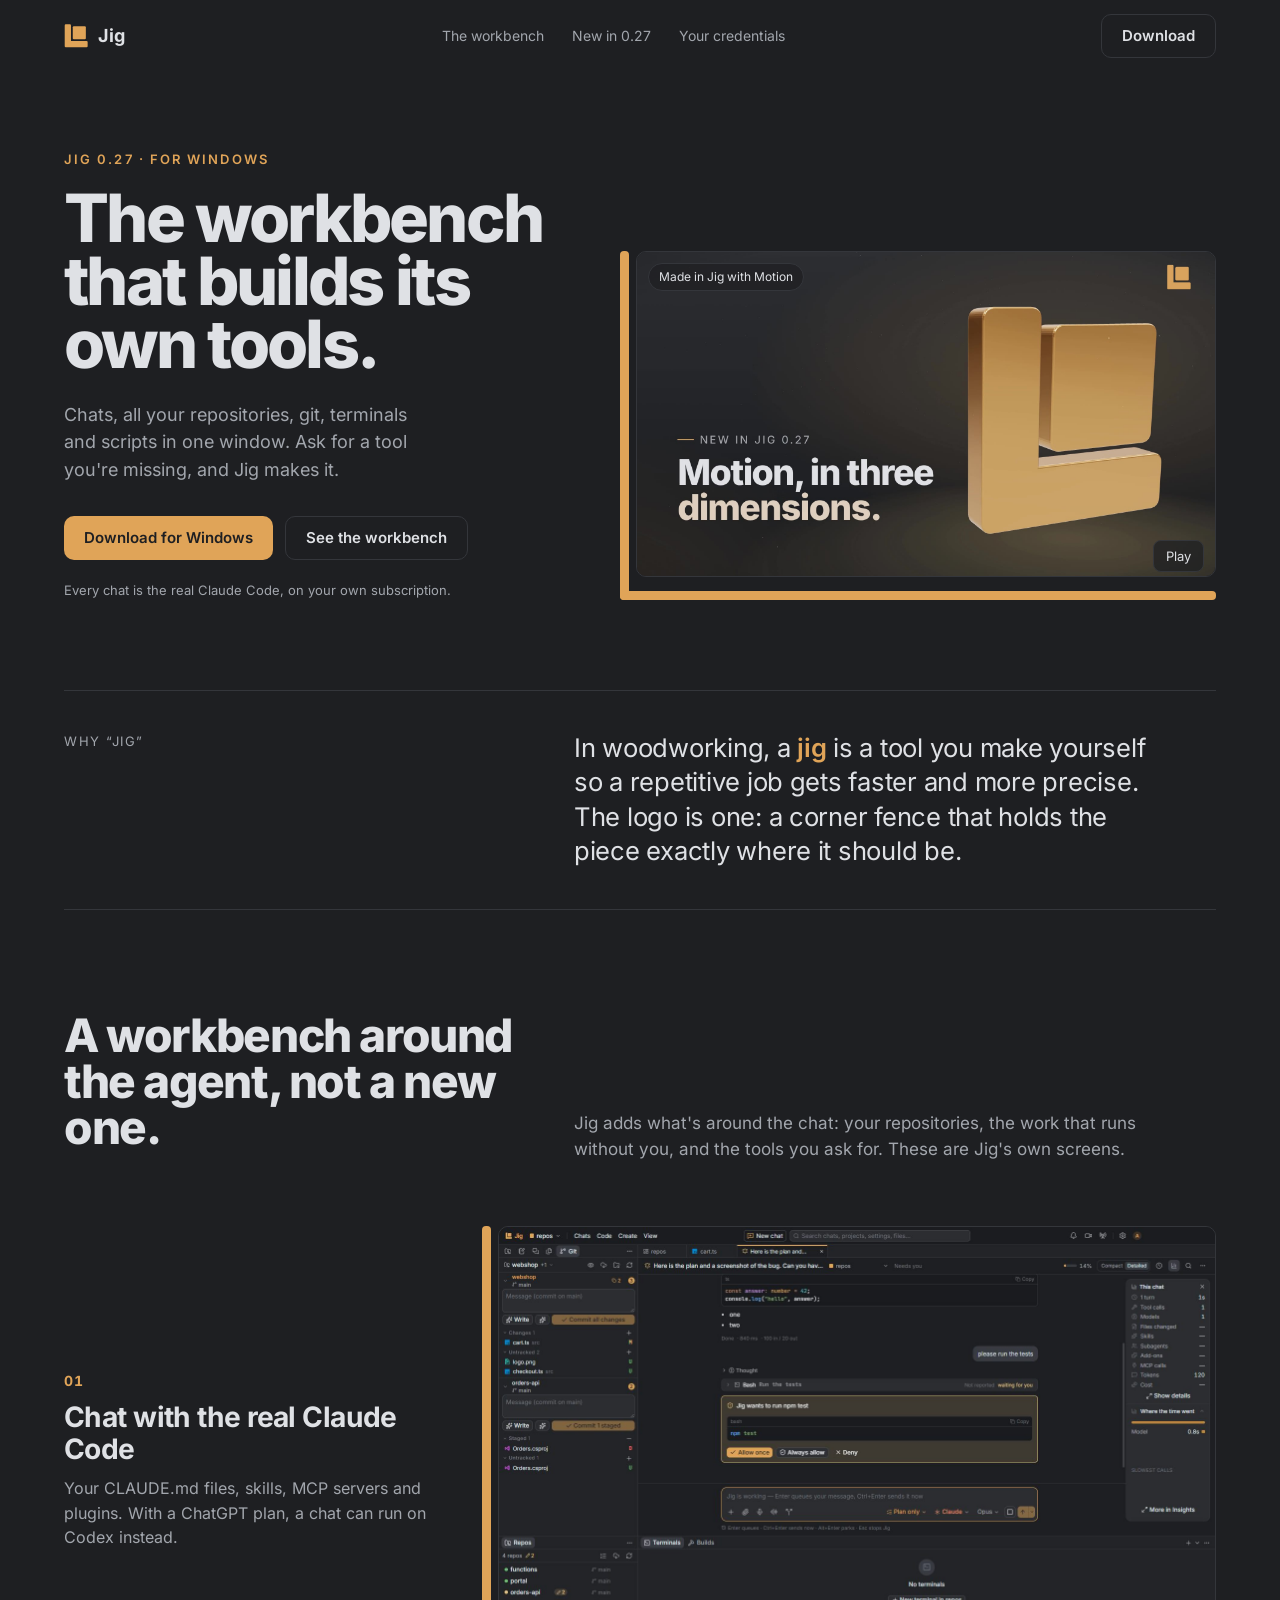
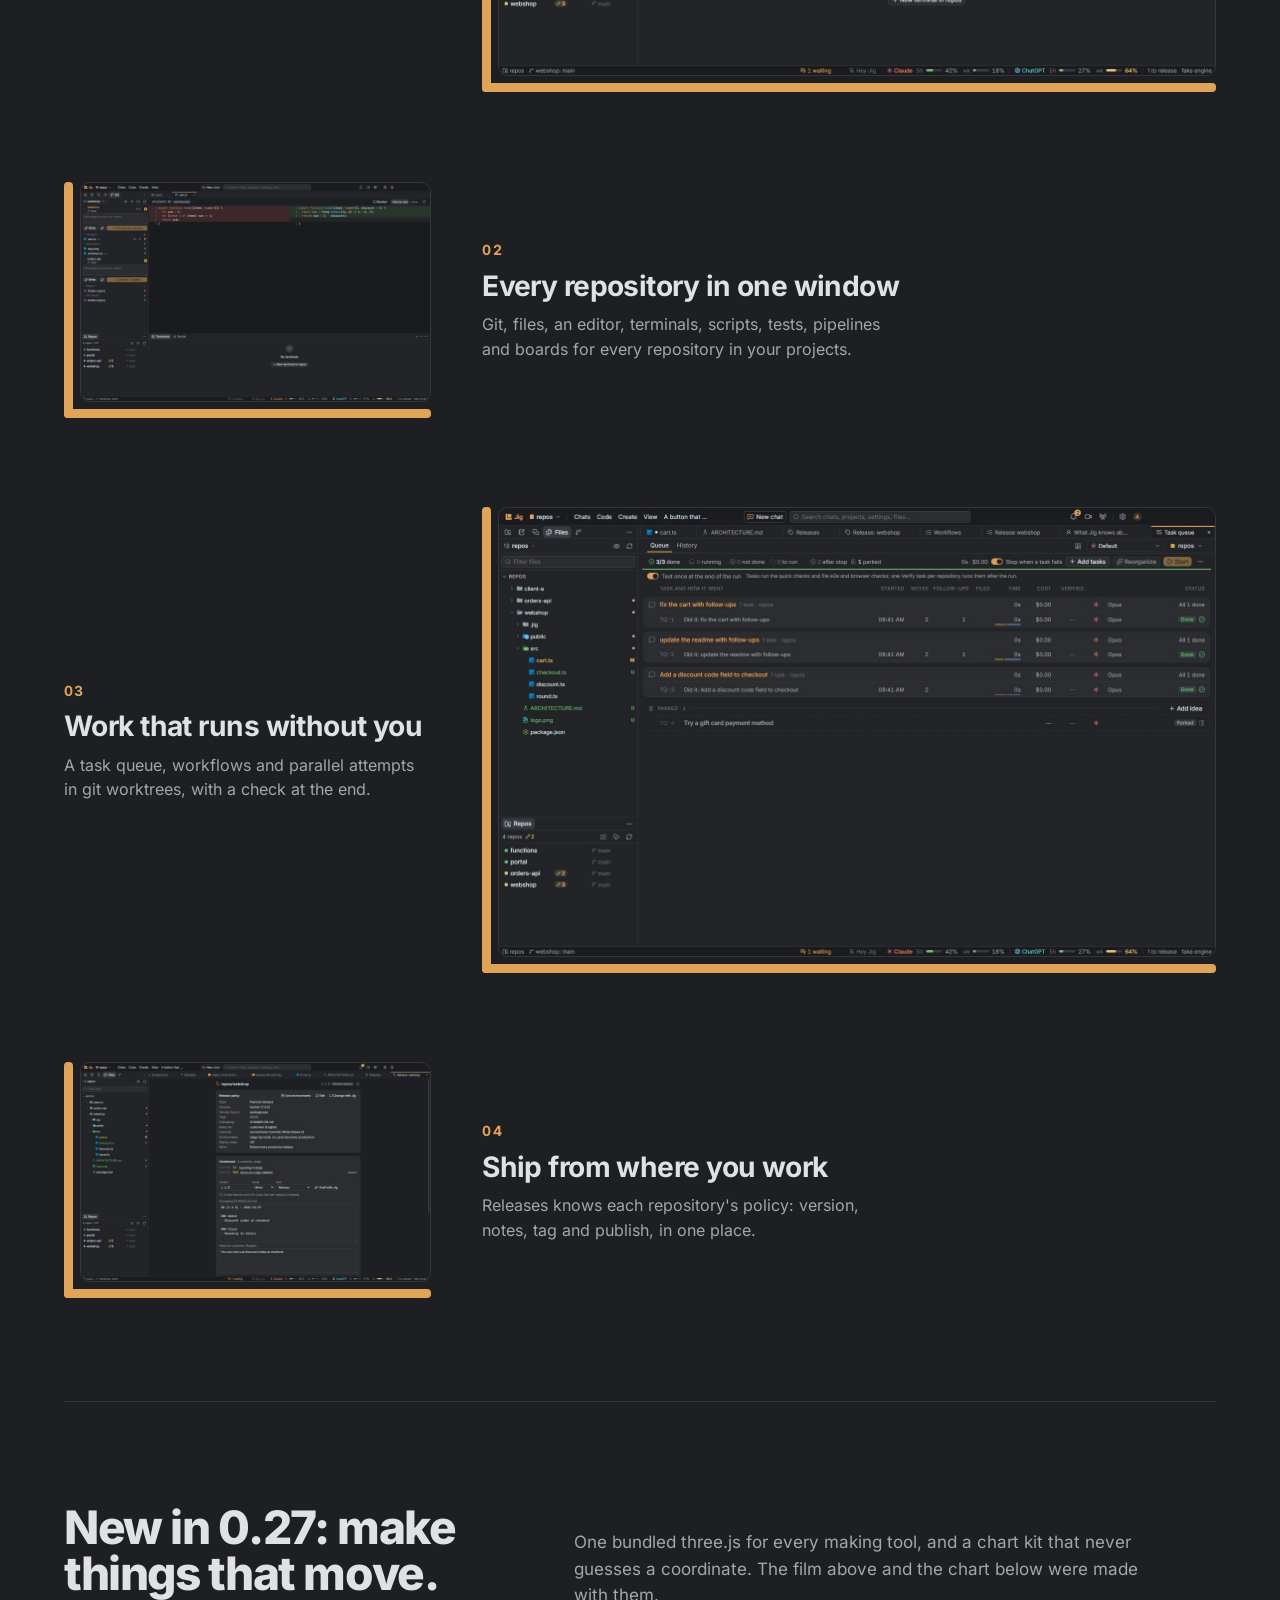
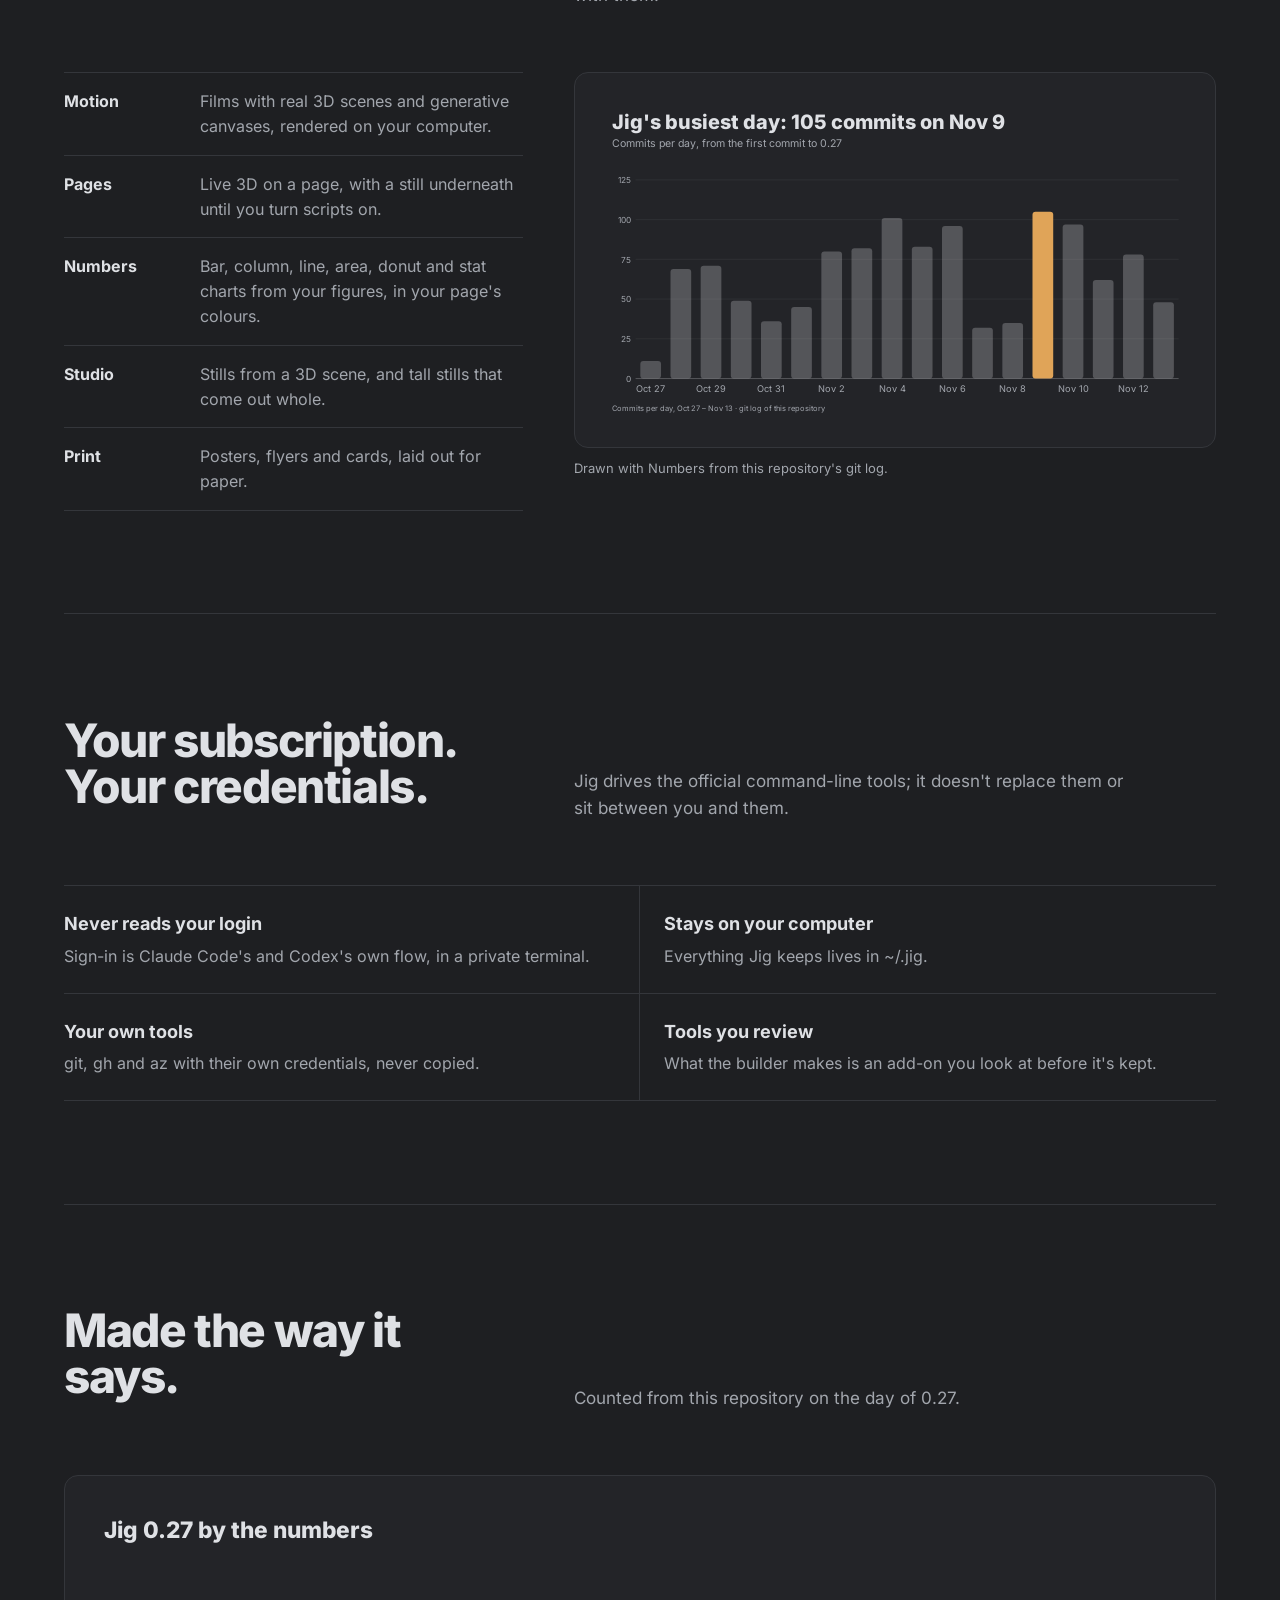
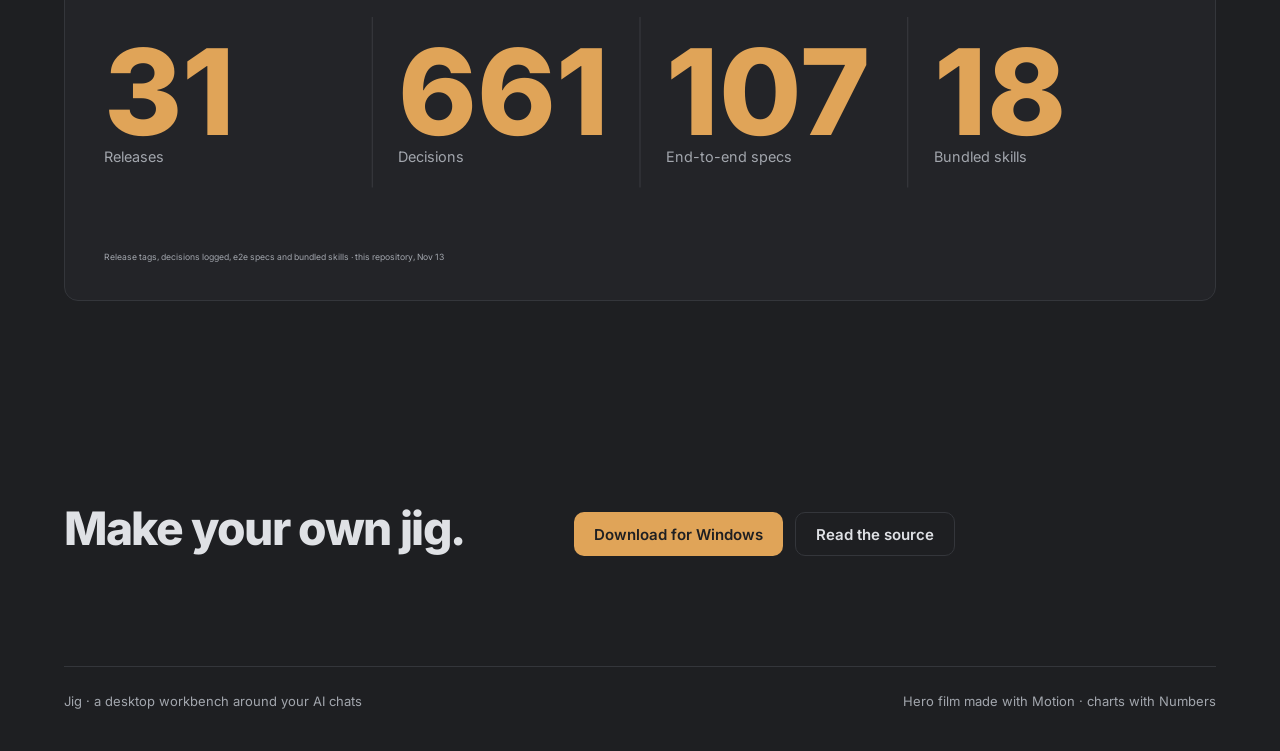
<file: landing/index.html>
<!doctype html><html lang="en"><head><meta charset="utf-8">
<meta name="viewport" content="width=device-width,initial-scale=1">
<title>Jig — a desktop workbench around your AI chats</title>
<meta name="description" content="Chats, all your repositories, git, terminals and scripts in one window. Ask for a tool you're missing, and Jig makes it.">
<link rel="preload" href="inter.woff2" as="font" type="font/woff2" crossorigin>
<style>
@font-face{font-family:Inter;src:url(inter.woff2) format("woff2");font-weight:100 900;font-display:swap}
:root{--bg:#1e1f22;--surface:#232428;--raised:#2b2d31;--line:#34363b;--fg:#dfe1e5;--ink:#dfe1e5;--muted:#a2a6ad;--accent:#e0a458;--on-accent:#1e1f22;--font-body:Inter,system-ui,sans-serif;--font-headline:Inter,system-ui,sans-serif;--gut:clamp(20px,5vw,72px);--fence:clamp(10px,1.4vw,16px)}
*{box-sizing:border-box}html{background:var(--bg);scroll-behavior:smooth}
body{margin:0;color:var(--fg);font:16px/1.55 var(--font-body);-webkit-font-smoothing:antialiased}
a{color:inherit}img{max-width:100%;display:block}
.skip{position:absolute;left:-999px}.skip:focus{left:16px;top:16px;background:var(--accent);color:var(--on-accent);padding:8px 12px;border-radius:8px;z-index:9}
:focus-visible{outline:2px solid var(--accent);outline-offset:3px;border-radius:6px}
.wrap{max-width:1360px;margin:0 auto;padding:0 var(--gut)}
nav{display:flex;align-items:center;justify-content:space-between;height:72px}
.brand{display:flex;gap:10px;align-items:center;font-weight:700;font-size:18px;text-decoration:none}
.brand svg{width:24px;height:24px;fill:var(--accent)}
nav ul{display:flex;gap:28px;list-style:none;margin:0;padding:0;font-size:14px;color:var(--muted)}
nav ul a{text-decoration:none}nav ul a:hover{color:var(--fg)}
.btn{display:inline-flex;align-items:center;gap:8px;height:44px;padding:0 20px;border-radius:10px;font-weight:600;font-size:15px;text-decoration:none;white-space:nowrap}
.btn.primary{background:var(--accent);color:var(--on-accent)}.btn.primary:hover{filter:brightness(1.08)}
.btn.ghost{border:1px solid var(--line);color:var(--fg)}.btn.ghost:hover{background:var(--surface)}
/* The fence: the logo's L, an amber corner on the left and bottom of what Jig holds */
.fence{position:relative;margin:0;padding:0 0 var(--fence) var(--fence)}
.fence::before{content:"";position:absolute;left:0;top:0;bottom:0;width:calc(var(--fence) * .55);background:var(--accent);border-radius:4px}
.fence::after{content:"";position:absolute;left:0;right:0;bottom:0;height:calc(var(--fence) * .55);background:var(--accent);border-radius:4px}
.fence>img,.fence>video{border-radius:10px;border:1px solid var(--line);width:100%;height:auto;background:var(--surface)}
.hero{display:grid;grid-template-columns:minmax(0,11fr) minmax(0,13fr);gap:clamp(24px,4vw,64px);align-items:end;padding:clamp(32px,6vw,88px) 0 clamp(48px,7vw,104px)}
.kicker{font-size:13px;letter-spacing:.16em;text-transform:uppercase;color:var(--accent);margin:0 0 18px;font-weight:600}
h1{font-size:clamp(40px,5.2vw,80px);line-height:.95;letter-spacing:-.04em;margin:0 0 24px;font-weight:800}
.lede{font-size:clamp(17px,1.4vw,20px);color:var(--muted);max-width:34ch;margin:0 0 32px}
.ctas{display:flex;gap:12px;flex-wrap:wrap}
.meta{margin:20px 0 0;color:var(--muted);font-size:13px}
.film{aspect-ratio:16/9}.film video{aspect-ratio:16/9;object-fit:cover}
.film figcaption{position:absolute;left:calc(var(--fence) + 12px);top:12px;font-size:12px;color:var(--fg);background:color-mix(in oklab,var(--bg) 70%,transparent);border:1px solid var(--line);border-radius:999px;padding:4px 10px}
.toggle{position:absolute;right:12px;bottom:calc(var(--fence) + 12px);height:32px;padding:0 12px;border-radius:8px;border:1px solid var(--line);background:color-mix(in oklab,var(--bg) 75%,transparent);color:var(--fg);font:inherit;font-size:13px;cursor:pointer}
.metaphor{display:grid;grid-template-columns:minmax(0,5fr) minmax(0,7fr);gap:clamp(24px,4vw,64px);border-top:1px solid var(--line);padding:40px 0}
.metaphor p{margin:0;font-size:clamp(20px,2vw,28px);line-height:1.35;letter-spacing:-.01em;max-width:36ch}
.metaphor p b{color:var(--accent);font-weight:600}
.metaphor small{color:var(--muted);font-size:13px;letter-spacing:.12em;text-transform:uppercase}
h2{font-size:clamp(30px,3.6vw,52px);letter-spacing:-.03em;line-height:1;margin:0 0 12px;font-weight:800}
.sec{padding:clamp(56px,8vw,120px) 0;border-top:1px solid var(--line)}
.sec>header{display:grid;grid-template-columns:minmax(0,5fr) minmax(0,7fr);gap:clamp(24px,4vw,64px);margin-bottom:clamp(32px,5vw,64px);align-items:end}
.sec>header p{color:var(--muted);margin:0;max-width:52ch;font-size:17px}
.steps{list-style:none;margin:0;padding:0;display:grid;gap:clamp(48px,7vw,96px)}
.step{display:grid;grid-template-columns:minmax(0,4fr) minmax(0,8fr);gap:clamp(24px,4vw,64px);align-items:center}
.step:nth-child(even) .txt{order:2}
.n{font-variant-numeric:tabular-nums;color:var(--accent);font-weight:700;font-size:14px;letter-spacing:.1em}
.step h3{font-size:clamp(22px,2.2vw,30px);letter-spacing:-.02em;line-height:1.15;margin:8px 0 10px}
.step p{color:var(--muted);margin:0;max-width:40ch}
.make{display:grid;grid-template-columns:minmax(0,5fr) minmax(0,7fr);gap:clamp(24px,4vw,64px);align-items:start}
.make dl{margin:0;display:grid;gap:0;border-top:1px solid var(--line)}
.make dl div{display:grid;grid-template-columns:7.5em 1fr;gap:16px;padding:16px 0;border-bottom:1px solid var(--line)}
.make dt{font-weight:700}.make dd{margin:0;color:var(--muted)}
.chart{background:var(--surface);border:1px solid var(--line);border-radius:14px;padding:clamp(8px,1.5vw,16px)}
.chart svg{width:100%;height:auto;display:block}
.chart+.cap{color:var(--muted);font-size:13px;margin:10px 0 0}
.yours{display:grid;grid-template-columns:repeat(2,minmax(0,1fr));gap:0;border-top:1px solid var(--line)}
.yours div{padding:24px 24px 24px 0;border-bottom:1px solid var(--line)}
.yours div:nth-child(odd){border-right:1px solid var(--line)}.yours div:nth-child(even){padding-left:24px}
.yours h3{margin:0 0 6px;font-size:18px}.yours p{margin:0;color:var(--muted)}
.end{display:grid;grid-template-columns:minmax(0,5fr) minmax(0,7fr);gap:clamp(24px,4vw,64px);align-items:center;padding:clamp(56px,8vw,120px) 0}
footer{border-top:1px solid var(--line);padding:24px 0 40px;color:var(--muted);font-size:13px;display:flex;justify-content:space-between;gap:16px;flex-wrap:wrap}
@media (max-width:900px){
  .hero,.metaphor,.sec>header,.step,.make,.end{grid-template-columns:1fr}
  .step:nth-child(even) .txt{order:0}
  nav ul{display:none}
}
@media (max-width:560px){.yours{grid-template-columns:1fr}.yours div:nth-child(odd){border-right:0}.yours div:nth-child(even){padding-left:0}.make dl div{grid-template-columns:1fr;gap:4px}}
@media (prefers-reduced-motion:reduce){html{scroll-behavior:auto}}

</style></head><body>
<a class="skip" href="#main">Skip to content</a>
<div class="wrap">
<nav aria-label="Main"><a class="brand" href="#"><svg viewBox="244 244 536 536" aria-hidden="true"><path d="M284 252h92a24 24 0 0 1 24 24v348h348a24 24 0 0 1 24 24v92a24 24 0 0 1-24 24H284a24 24 0 0 1-24-24V276a24 24 0 0 1 24-24Z"/><rect x="440" y="292" width="292" height="292" rx="24"/></svg>Jig</a>
<ul><li><a href="#tour">The workbench</a></li><li><a href="#make">New in 0.27</a></li><li><a href="#yours">Your credentials</a></li></ul>
<a class="btn ghost" href="https://github.com/Connectslide121/jig/releases/latest">Download</a></nav>
<main id="main">
<section class="hero" aria-labelledby="h">
<div><p class="kicker">Jig 0.27 · for Windows</p>
<h1 id="h">The workbench that builds its own tools.</h1>
<p class="lede">Chats, all your repositories, git, terminals and scripts in one window. Ask for a tool you're missing, and Jig makes it.</p>
<div class="ctas"><a class="btn primary" href="https://github.com/Connectslide121/jig/releases/latest">Download for Windows</a><a class="btn ghost" href="#tour">See the workbench</a></div>
<p class="meta">Every chat is the real Claude Code, on your own subscription.</p></div>
<figure class="fence film"><video id="film" src="motion-3d.mp4" poster="poster.jpg" muted loop playsinline preload="metadata" aria-label="A 32-second film about Motion's 3D scenes, made and rendered in Jig"></video>
<figcaption>Made in Jig with Motion</figcaption><button class="toggle" type="button" id="toggle" hidden>Pause</button></figure>
</section>
<section class="metaphor"><small>Why “Jig”</small>
<p>In woodworking, a <b>jig</b> is a tool you make yourself so a repetitive job gets faster and more precise. The logo is one: a corner fence that holds the piece exactly where it should be.</p></section>

<section class="sec" id="tour" aria-labelledby="tour-h"><header><h2 id="tour-h">A workbench around the agent, not a new one.</h2>
<p>Jig adds what's around the chat: your repositories, the work that runs without you, and the tools you ask for. These are Jig's own screens.</p></header>
<ol class="steps">

<li class="step"><div class="txt"><span class="n">01</span><h3>Chat with the real Claude Code</h3><p>Your CLAUDE.md files, skills, MCP servers and plugins. With a ChatGPT plan, a chat can run on Codex instead.</p></div>
<figure class="fence"><img src="chat.jpg" alt="A chat asking to run the tests, next to the Git view of four repositories" loading="lazy" width="1440" height="900"></figure></li>

<li class="step"><div class="txt"><span class="n">02</span><h3>Every repository in one window</h3><p>Git, files, an editor, terminals, scripts, tests, pipelines and boards for every repository in your projects.</p></div>
<figure class="fence"><img src="git.jpg" alt="A diff of cart.ts in Jig's Git view" loading="lazy" width="1440" height="900"></figure></li>

<li class="step"><div class="txt"><span class="n">03</span><h3>Work that runs without you</h3><p>A task queue, workflows and parallel attempts in git worktrees, with a check at the end.</p></div>
<figure class="fence"><img src="tasks.jpg" alt="The task queue with tasks waiting, running and done" loading="lazy" width="1440" height="900"></figure></li>

<li class="step"><div class="txt"><span class="n">04</span><h3>Ship from where you work</h3><p>Releases knows each repository's policy: version, notes, tag and publish, in one place.</p></div>
<figure class="fence"><img src="releases.jpg" alt="The Releases view for a repository" loading="lazy" width="1440" height="900"></figure></li>
</ol></section>

<section class="sec" id="make" aria-labelledby="make-h"><header><h2 id="make-h">New in 0.27: make things that move.</h2>
<p>One bundled three.js for every making tool, and a chart kit that never guesses a coordinate. The film above and the chart below were made with them.</p></header>
<div class="make"><dl>
<div><dt>Motion</dt><dd>Films with real 3D scenes and generative canvases, rendered on your computer.</dd></div>
<div><dt>Pages</dt><dd>Live 3D on a page, with a still underneath until you turn scripts on.</dd></div>
<div><dt>Numbers</dt><dd>Bar, column, line, area, donut and stat charts from your figures, in your page's colours.</dd></div>
<div><dt>Studio</dt><dd>Stills from a 3D scene, and tall stills that come out whole.</dd></div>
<div><dt>Print</dt><dd>Posters, flyers and cards, laid out for paper.</dd></div>
</dl><div><div class="chart"><svg class="nb-chart" xmlns="http://www.w3.org/2000/svg" viewBox="0 0 1200 675" role="img" aria-label="Jig's busiest day: 105 commits on Nov 9. Commits per day, from the first commit to 0.27" font-family="var(--font-body,'Inter Variable',Inter,system-ui,sans-serif)" style="display:block;width:100%;height:auto"><text x="40.5" y="79.65" font-size="39.15" fill="var(--ink,var(--fg,black))" font-weight="800" font-family="var(--font-headline,var(--font-body,'Inter Variable',Inter,system-ui,sans-serif))">Jig's busiest day: 105 commits on Nov 9</text><text x="40.5" y="114.28" font-size="20.93" fill="var(--muted,gray)">Commits per day, from the first commit to 0.27</text><line x1="87.99" x2="1159.5" y1="571.32" y2="571.32" stroke="color-mix(in oklab,var(--ink,var(--fg,black)) 34%,transparent)" stroke-width="1.5"/><text x="77.99" y="577.7" font-size="16.4" fill="var(--muted,gray)" text-anchor="end" font-variant-numeric="tabular-nums">0</text><line x1="87.99" x2="1159.5" y1="492.93" y2="492.93" stroke="color-mix(in oklab,var(--ink,var(--fg,black)) 12%,transparent)" stroke-width="1"/><text x="77.99" y="499.3" font-size="16.4" fill="var(--muted,gray)" text-anchor="end" font-variant-numeric="tabular-nums">25</text><line x1="87.99" x2="1159.5" y1="414.53" y2="414.53" stroke="color-mix(in oklab,var(--ink,var(--fg,black)) 12%,transparent)" stroke-width="1"/><text x="77.99" y="420.91" font-size="16.4" fill="var(--muted,gray)" text-anchor="end" font-variant-numeric="tabular-nums">50</text><line x1="87.99" x2="1159.5" y1="336.14" y2="336.14" stroke="color-mix(in oklab,var(--ink,var(--fg,black)) 12%,transparent)" stroke-width="1"/><text x="77.99" y="342.52" font-size="16.4" fill="var(--muted,gray)" text-anchor="end" font-variant-numeric="tabular-nums">75</text><line x1="87.99" x2="1159.5" y1="257.74" y2="257.74" stroke="color-mix(in oklab,var(--ink,var(--fg,black)) 12%,transparent)" stroke-width="1"/><text x="77.99" y="264.12" font-size="16.4" fill="var(--muted,gray)" text-anchor="end" font-variant-numeric="tabular-nums">100</text><line x1="87.99" x2="1159.5" y1="179.35" y2="179.35" stroke="color-mix(in oklab,var(--ink,var(--fg,black)) 12%,transparent)" stroke-width="1"/><text x="77.99" y="185.73" font-size="16.4" fill="var(--muted,gray)" text-anchor="end" font-variant-numeric="tabular-nums">125</text><rect class="nb-y" x="97.33" y="536.83" width="40.86" height="34.49" rx="6" fill="color-mix(in oklab,var(--ink,var(--fg,black)) 26%,transparent)"/><text x="117.76" y="598.66" font-size="18.23" fill="var(--muted,gray)" text-anchor="middle">Oct 27</text><rect class="nb-y" x="156.85" y="354.95" width="40.86" height="216.37" rx="6" fill="color-mix(in oklab,var(--ink,var(--fg,black)) 26%,transparent)"/><rect class="nb-y" x="216.38" y="348.68" width="40.86" height="222.64" rx="6" fill="color-mix(in oklab,var(--ink,var(--fg,black)) 26%,transparent)"/><text x="236.81" y="598.66" font-size="18.23" fill="var(--muted,gray)" text-anchor="middle">Oct 29</text><rect class="nb-y" x="275.91" y="417.67" width="40.86" height="153.65" rx="6" fill="color-mix(in oklab,var(--ink,var(--fg,black)) 26%,transparent)"/><rect class="nb-y" x="335.44" y="458.43" width="40.86" height="112.89" rx="6" fill="color-mix(in oklab,var(--ink,var(--fg,black)) 26%,transparent)"/><text x="355.87" y="598.66" font-size="18.23" fill="var(--muted,gray)" text-anchor="middle">Oct 31</text><rect class="nb-y" x="394.97" y="430.21" width="40.86" height="141.11" rx="6" fill="color-mix(in oklab,var(--ink,var(--fg,black)) 26%,transparent)"/><rect class="nb-y" x="454.5" y="320.46" width="40.86" height="250.86" rx="6" fill="color-mix(in oklab,var(--ink,var(--fg,black)) 26%,transparent)"/><text x="474.93" y="598.66" font-size="18.23" fill="var(--muted,gray)" text-anchor="middle">Nov 2</text><rect class="nb-y" x="514.02" y="314.19" width="40.86" height="257.13" rx="6" fill="color-mix(in oklab,var(--ink,var(--fg,black)) 26%,transparent)"/><rect class="nb-y" x="573.55" y="254.61" width="40.86" height="316.71" rx="6" fill="color-mix(in oklab,var(--ink,var(--fg,black)) 26%,transparent)"/><text x="593.98" y="598.66" font-size="18.23" fill="var(--muted,gray)" text-anchor="middle">Nov 4</text><rect class="nb-y" x="633.08" y="311.05" width="40.86" height="260.27" rx="6" fill="color-mix(in oklab,var(--ink,var(--fg,black)) 26%,transparent)"/><rect class="nb-y" x="692.61" y="270.29" width="40.86" height="301.03" rx="6" fill="color-mix(in oklab,var(--ink,var(--fg,black)) 26%,transparent)"/><text x="713.04" y="598.66" font-size="18.23" fill="var(--muted,gray)" text-anchor="middle">Nov 6</text><rect class="nb-y" x="752.14" y="470.98" width="40.86" height="100.34" rx="6" fill="color-mix(in oklab,var(--ink,var(--fg,black)) 26%,transparent)"/><rect class="nb-y" x="811.66" y="461.57" width="40.86" height="109.75" rx="6" fill="color-mix(in oklab,var(--ink,var(--fg,black)) 26%,transparent)"/><text x="832.1" y="598.66" font-size="18.23" fill="var(--muted,gray)" text-anchor="middle">Nov 8</text><rect class="nb-y" x="871.19" y="242.06" width="40.86" height="329.26" rx="6" fill="var(--accent,royalblue)"/><rect class="nb-y" x="930.72" y="267.15" width="40.86" height="304.17" rx="6" fill="color-mix(in oklab,var(--ink,var(--fg,black)) 26%,transparent)"/><text x="951.15" y="598.66" font-size="18.23" fill="var(--muted,gray)" text-anchor="middle">Nov 10</text><rect class="nb-y" x="990.25" y="376.9" width="40.86" height="194.42" rx="6" fill="color-mix(in oklab,var(--ink,var(--fg,black)) 26%,transparent)"/><rect class="nb-y" x="1049.78" y="326.73" width="40.86" height="244.59" rx="6" fill="color-mix(in oklab,var(--ink,var(--fg,black)) 26%,transparent)"/><text x="1070.21" y="598.66" font-size="18.23" fill="var(--muted,gray)" text-anchor="middle">Nov 12</text><rect class="nb-y" x="1109.31" y="420.8" width="40.86" height="150.52" rx="6" fill="color-mix(in oklab,var(--ink,var(--fg,black)) 26%,transparent)"/><text x="40.5" y="634.5" font-size="14.85" fill="var(--muted,gray)">Commits per day, Oct 27 – Nov 13 · git log of this repository</text></svg></div><p class="cap">Drawn with Numbers from this repository's git log.</p></div></div>
</section>

<section class="sec" id="yours" aria-labelledby="yours-h"><header><h2 id="yours-h">Your subscription. Your credentials.</h2>
<p>Jig drives the official command-line tools; it doesn't replace them or sit between you and them.</p></header>
<div class="yours">
<div><h3>Never reads your login</h3><p>Sign-in is Claude Code's and Codex's own flow, in a private terminal.</p></div>
<div><h3>Stays on your computer</h3><p>Everything Jig keeps lives in ~/.jig.</p></div>
<div><h3>Your own tools</h3><p>git, gh and az with their own credentials, never copied.</p></div>
<div><h3>Tools you review</h3><p>What the builder makes is an add-on you look at before it's kept.</p></div>
</div></section>

<section class="sec" aria-labelledby="proof-h"><header><h2 id="proof-h">Made the way it says.</h2><p>Counted from this repository on the day of 0.27.</p></header>
<div class="chart"><svg class="nb-chart" xmlns="http://www.w3.org/2000/svg" viewBox="0 0 1200 420" role="img" aria-label="Jig 0.27 by the numbers" font-family="var(--font-body,'Inter Variable',Inter,system-ui,sans-serif)" style="display:block;width:100%;height:auto"><text x="25.2" y="49.56" font-size="24.36" fill="var(--ink,var(--fg,black))" font-weight="800" font-family="var(--font-headline,var(--font-body,'Inter Variable',Inter,system-ui,sans-serif))">Jig 0.27 by the numbers</text><text x="25.2" y="260.95" font-size="128.08" fill="var(--accent,royalblue)" font-weight="800" font-family="var(--font-headline,var(--font-body,'Inter Variable',Inter,system-ui,sans-serif))" font-variant-numeric="tabular-nums">31</text><text x="25.2" y="290.33" font-size="15.46" fill="var(--muted,gray)">Releases</text><text x="340.6" y="260.95" font-size="128.08" fill="var(--accent,royalblue)" font-weight="800" font-family="var(--font-headline,var(--font-body,'Inter Variable',Inter,system-ui,sans-serif))" font-variant-numeric="tabular-nums">661</text><text x="340.6" y="290.33" font-size="15.46" fill="var(--muted,gray)">Decisions</text><line x1="312.6" x2="312.6" y1="134.2" y2="317.18" stroke="color-mix(in oklab,var(--ink,var(--fg,black)) 14%,transparent)" stroke-width="1"/><text x="628" y="260.95" font-size="128.08" fill="var(--accent,royalblue)" font-weight="800" font-family="var(--font-headline,var(--font-body,'Inter Variable',Inter,system-ui,sans-serif))" font-variant-numeric="tabular-nums">107</text><text x="628" y="290.33" font-size="15.46" fill="var(--muted,gray)">End-to-end specs</text><line x1="600" x2="600" y1="134.2" y2="317.18" stroke="color-mix(in oklab,var(--ink,var(--fg,black)) 14%,transparent)" stroke-width="1"/><text x="915.4" y="260.95" font-size="128.08" fill="var(--accent,royalblue)" font-weight="800" font-family="var(--font-headline,var(--font-body,'Inter Variable',Inter,system-ui,sans-serif))" font-variant-numeric="tabular-nums">18</text><text x="915.4" y="290.33" font-size="15.46" fill="var(--muted,gray)">Bundled skills</text><line x1="887.4" x2="887.4" y1="134.2" y2="317.18" stroke="color-mix(in oklab,var(--ink,var(--fg,black)) 14%,transparent)" stroke-width="1"/><text x="25.2" y="394.8" font-size="9.24" fill="var(--muted,gray)">Release tags, decisions logged, e2e specs and bundled skills · this repository, Nov 13</text></svg></div></section>

<section class="end"><h2>Make your own jig.</h2><div class="ctas"><a class="btn primary" href="https://github.com/Connectslide121/jig/releases/latest">Download for Windows</a><a class="btn ghost" href="https://github.com/Connectslide121/jig">Read the source</a></div></section>
</main>
<footer><span>Jig · a desktop workbench around your AI chats</span><span>Hero film made with Motion · charts with Numbers</span></footer>
</div>
<script>
(() => {
  const v = document.getElementById("film"), b = document.getElementById("toggle");
  const reduce = matchMedia("(prefers-reduced-motion: reduce)");
  const sync = () => { b.textContent = v.paused ? "Play" : "Pause"; };
  b.hidden = false;
  b.addEventListener("click", () => { v.paused ? v.play() : v.pause(); });
  v.addEventListener("play", sync); v.addEventListener("pause", sync);
  if (!reduce.matches) {
    new IntersectionObserver(([e]) => { e.isIntersecting ? v.play().catch(() => {}) : v.pause(); }, { threshold: 0.3 }).observe(v);
  }
  sync();
})();
</script></body></html>
</file>
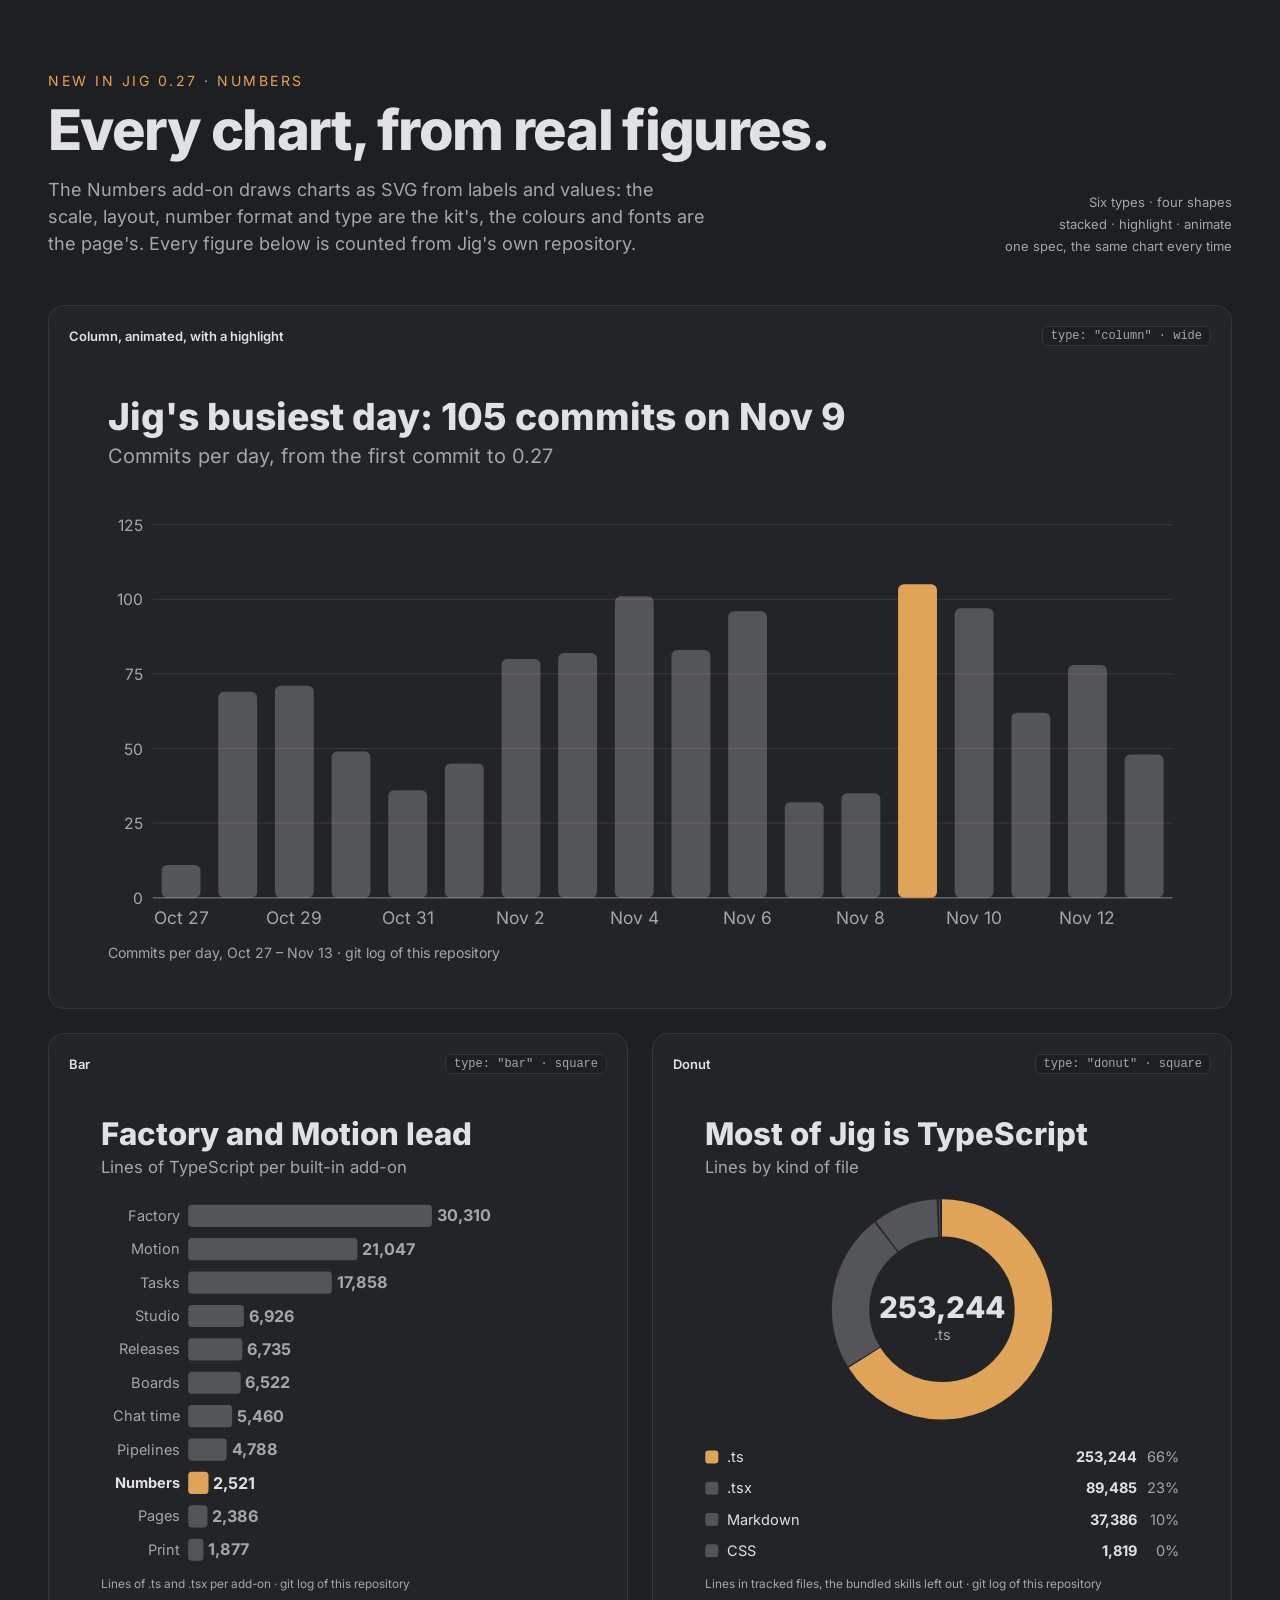
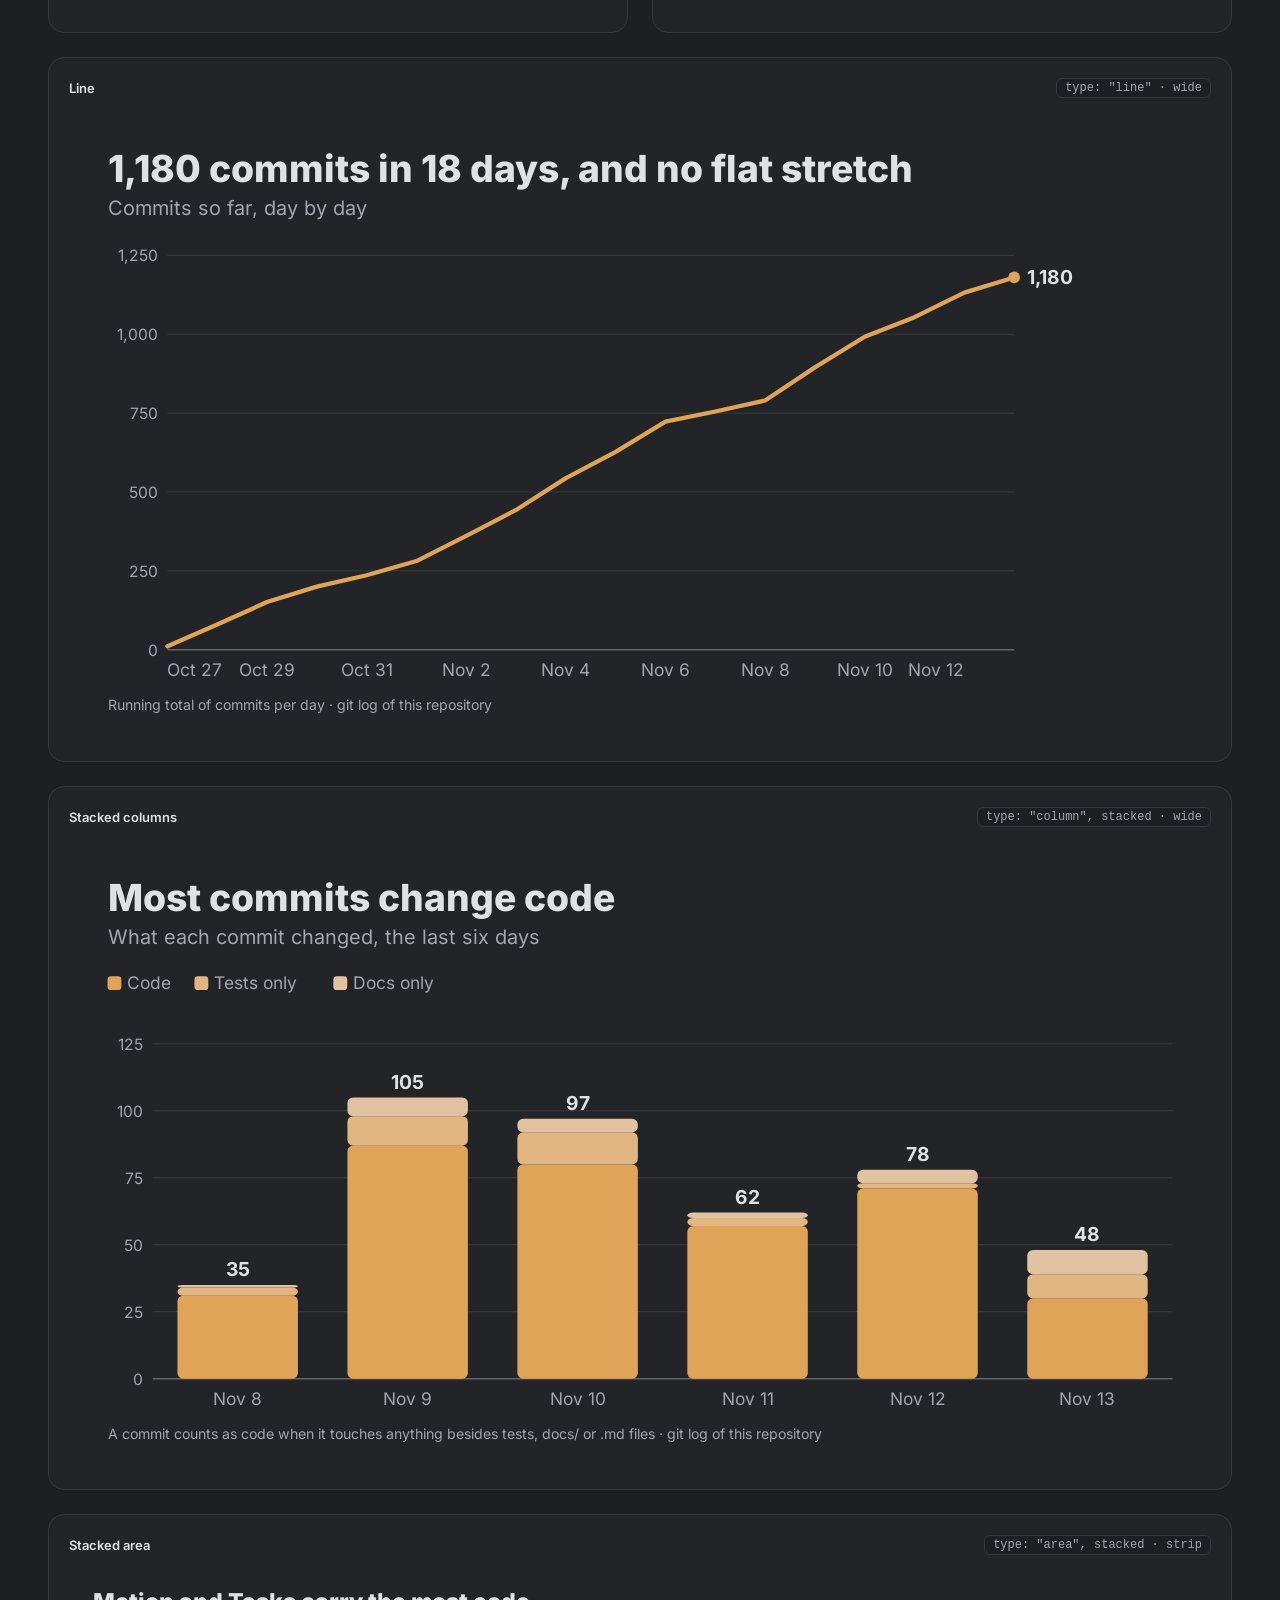
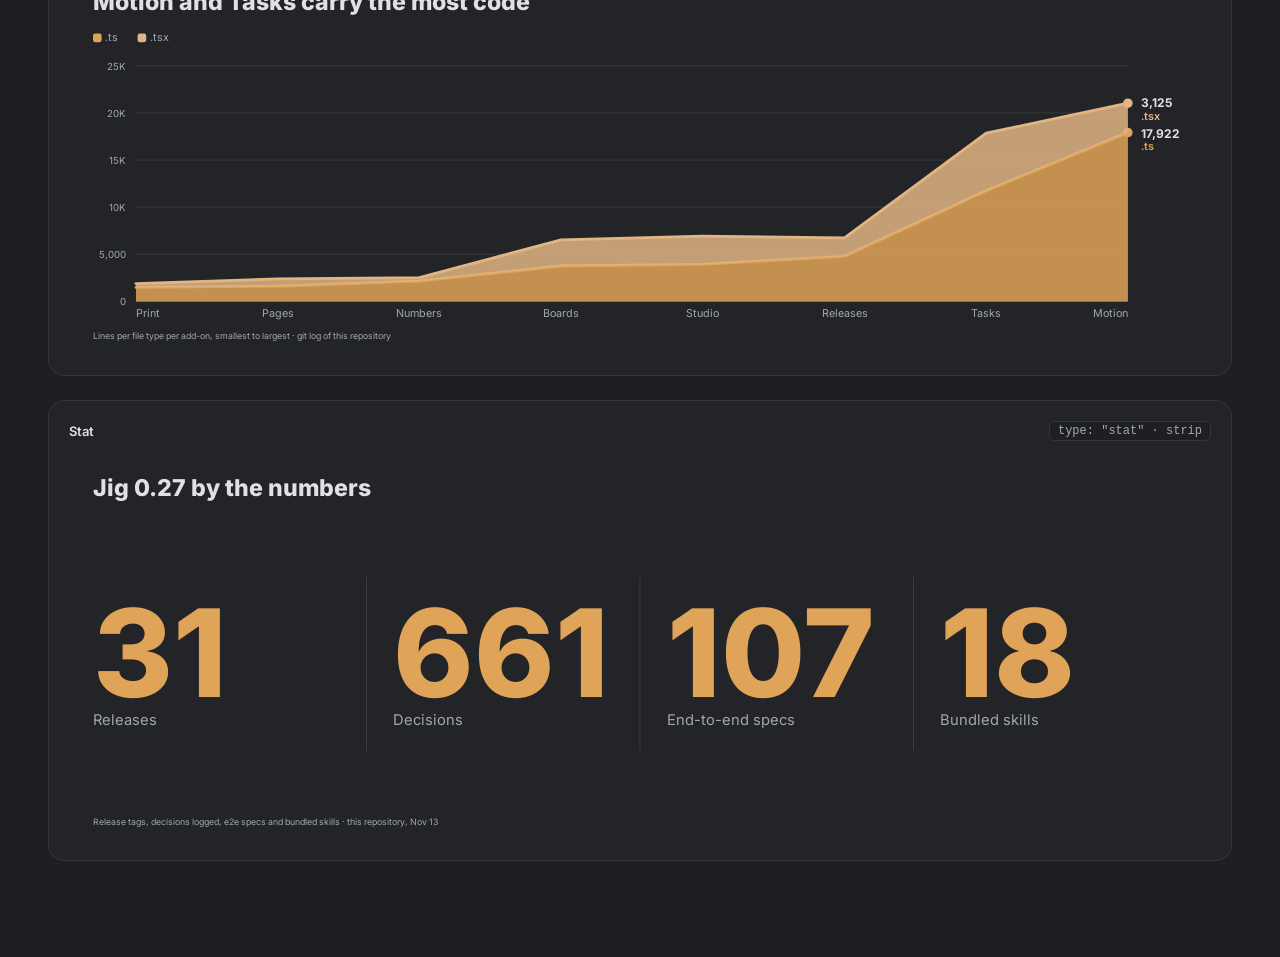
<file: numbers/index.html>
<!doctype html><html lang="en"><head><meta charset="utf-8"><meta name="viewport" content="width=device-width,initial-scale=1">
<title>Numbers — the chart kit in Jig 0.27</title>
<style>
@font-face{font-family:Inter;src:url([data-uri]) format("woff2");font-weight:100 900}
:root{--bg:#1e1f22;--surface:#232428;--line:#34363b;--fg:#dfe1e5;--ink:#dfe1e5;--muted:#a2a6ad;--accent:#e0a458;--font-body:Inter,system-ui,sans-serif;--font-headline:Inter,system-ui,sans-serif}
*{box-sizing:border-box}body{margin:0;background:var(--bg);color:var(--fg);font-family:var(--font-body)}
main{max-width:1440px;margin:0 auto;padding:72px 48px 96px}
header{display:grid;grid-template-columns:1fr auto;align-items:end;gap:24px;margin-bottom:48px}
.eyebrow{color:var(--accent);font-size:14px;letter-spacing:.18em;text-transform:uppercase;margin:0 0 12px}
h1{font-size:56px;line-height:1.05;letter-spacing:-.03em;margin:0;font-weight:800}
.lede{color:var(--muted);font-size:18px;max-width:60ch;margin:16px 0 0;line-height:1.5}
.legend{color:var(--muted);font-size:13px;text-align:right;line-height:1.7}
.grid{display:grid;grid-template-columns:repeat(2,1fr);gap:24px}
.card{margin:0;background:var(--surface);border:1px solid var(--line);border-radius:16px;padding:20px 20px 12px;display:flex;flex-direction:column;gap:8px}
.card.wide{grid-column:1/-1}
figcaption{display:flex;justify-content:space-between;align-items:center;font-size:13px;color:var(--muted)}
figcaption span{color:var(--fg);font-weight:600}
code{font-family:ui-monospace,monospace;font-size:12px;background:var(--bg);border:1px solid var(--line);border-radius:6px;padding:2px 8px}
svg{width:100%;height:auto;display:block}
@media (max-width:900px){.grid{grid-template-columns:1fr}header{grid-template-columns:1fr}.legend{text-align:left}h1{font-size:40px}}

</style></head><body><main>
<header><div><p class="eyebrow">New in Jig 0.27 · Numbers</p><h1>Every chart, from real figures.</h1>
<p class="lede">The Numbers add-on draws charts as SVG from labels and values: the scale, layout, number format and type are the kit's, the colours and fonts are the page's. Every figure below is counted from Jig's own repository.</p></div>
<div class="legend">Six types · four shapes<br>stacked · highlight · animate<br>one spec, the same chart every time</div></header>
<div class="grid">
<figure class="card wide"><figcaption><span>Column, animated, with a highlight</span><code>type: "column" · wide</code></figcaption><div class="nb-build"><svg class="nb-chart" xmlns="http://www.w3.org/2000/svg" viewBox="0 0 1200 675" role="img" aria-label="Jig's busiest day: 105 commits on Nov 9. Commits per day, from the first commit to 0.27" font-family="var(--font-body,'Inter Variable',Inter,system-ui,sans-serif)" style="display:block;width:100%;height:auto"><text x="40.5" y="79.65" font-size="39.15" fill="var(--ink,var(--fg,black))" font-weight="800" font-family="var(--font-headline,var(--font-body,'Inter Variable',Inter,system-ui,sans-serif))" style="--p:clamp(0,calc((var(--nb-p,1)*3.6 - 0)/0.4),1);opacity:var(--p)">Jig's busiest day: 105 commits on Nov 9</text><text x="40.5" y="114.28" font-size="20.93" fill="var(--muted,gray)" style="--p:clamp(0,calc((var(--nb-p,1)*3.6 - 0.1)/0.4),1);opacity:var(--p)">Commits per day, from the first commit to 0.27</text><line x1="87.99" x2="1159.5" y1="571.32" y2="571.32" stroke="color-mix(in oklab,var(--ink,var(--fg,black)) 34%,transparent)" stroke-width="1.5"/><text x="77.99" y="577.7" font-size="16.4" fill="var(--muted,gray)" text-anchor="end" font-variant-numeric="tabular-nums">0</text><line x1="87.99" x2="1159.5" y1="492.93" y2="492.93" stroke="color-mix(in oklab,var(--ink,var(--fg,black)) 12%,transparent)" stroke-width="1"/><text x="77.99" y="499.3" font-size="16.4" fill="var(--muted,gray)" text-anchor="end" font-variant-numeric="tabular-nums">25</text><line x1="87.99" x2="1159.5" y1="414.53" y2="414.53" stroke="color-mix(in oklab,var(--ink,var(--fg,black)) 12%,transparent)" stroke-width="1"/><text x="77.99" y="420.91" font-size="16.4" fill="var(--muted,gray)" text-anchor="end" font-variant-numeric="tabular-nums">50</text><line x1="87.99" x2="1159.5" y1="336.14" y2="336.14" stroke="color-mix(in oklab,var(--ink,var(--fg,black)) 12%,transparent)" stroke-width="1"/><text x="77.99" y="342.52" font-size="16.4" fill="var(--muted,gray)" text-anchor="end" font-variant-numeric="tabular-nums">75</text><line x1="87.99" x2="1159.5" y1="257.74" y2="257.74" stroke="color-mix(in oklab,var(--ink,var(--fg,black)) 12%,transparent)" stroke-width="1"/><text x="77.99" y="264.12" font-size="16.4" fill="var(--muted,gray)" text-anchor="end" font-variant-numeric="tabular-nums">100</text><line x1="87.99" x2="1159.5" y1="179.35" y2="179.35" stroke="color-mix(in oklab,var(--ink,var(--fg,black)) 12%,transparent)" stroke-width="1"/><text x="77.99" y="185.73" font-size="16.4" fill="var(--muted,gray)" text-anchor="end" font-variant-numeric="tabular-nums">125</text><rect class="nb-y" x="97.33" y="536.83" width="40.86" height="34.49" rx="6" fill="color-mix(in oklab,var(--ink,var(--fg,black)) 26%,transparent)" style="--p:clamp(0,calc((var(--nb-p,1)*3.6 - 0.25)/0.7),1);transform:scaleY(calc(var(--p)*(2 - var(--p))))"/><text x="117.76" y="598.66" font-size="18.23" fill="var(--muted,gray)" text-anchor="middle">Oct 27</text><rect class="nb-y" x="156.85" y="354.95" width="40.86" height="216.37" rx="6" fill="color-mix(in oklab,var(--ink,var(--fg,black)) 26%,transparent)" style="--p:clamp(0,calc((var(--nb-p,1)*3.6 - 0.31)/0.7),1);transform:scaleY(calc(var(--p)*(2 - var(--p))))"/><rect class="nb-y" x="216.38" y="348.68" width="40.86" height="222.64" rx="6" fill="color-mix(in oklab,var(--ink,var(--fg,black)) 26%,transparent)" style="--p:clamp(0,calc((var(--nb-p,1)*3.6 - 0.37)/0.7),1);transform:scaleY(calc(var(--p)*(2 - var(--p))))"/><text x="236.81" y="598.66" font-size="18.23" fill="var(--muted,gray)" text-anchor="middle">Oct 29</text><rect class="nb-y" x="275.91" y="417.67" width="40.86" height="153.65" rx="6" fill="color-mix(in oklab,var(--ink,var(--fg,black)) 26%,transparent)" style="--p:clamp(0,calc((var(--nb-p,1)*3.6 - 0.43)/0.7),1);transform:scaleY(calc(var(--p)*(2 - var(--p))))"/><rect class="nb-y" x="335.44" y="458.43" width="40.86" height="112.89" rx="6" fill="color-mix(in oklab,var(--ink,var(--fg,black)) 26%,transparent)" style="--p:clamp(0,calc((var(--nb-p,1)*3.6 - 0.49)/0.7),1);transform:scaleY(calc(var(--p)*(2 - var(--p))))"/><text x="355.87" y="598.66" font-size="18.23" fill="var(--muted,gray)" text-anchor="middle">Oct 31</text><rect class="nb-y" x="394.97" y="430.21" width="40.86" height="141.11" rx="6" fill="color-mix(in oklab,var(--ink,var(--fg,black)) 26%,transparent)" style="--p:clamp(0,calc((var(--nb-p,1)*3.6 - 0.54)/0.7),1);transform:scaleY(calc(var(--p)*(2 - var(--p))))"/><rect class="nb-y" x="454.5" y="320.46" width="40.86" height="250.86" rx="6" fill="color-mix(in oklab,var(--ink,var(--fg,black)) 26%,transparent)" style="--p:clamp(0,calc((var(--nb-p,1)*3.6 - 0.6)/0.7),1);transform:scaleY(calc(var(--p)*(2 - var(--p))))"/><text x="474.93" y="598.66" font-size="18.23" fill="var(--muted,gray)" text-anchor="middle">Nov 2</text><rect class="nb-y" x="514.02" y="314.19" width="40.86" height="257.13" rx="6" fill="color-mix(in oklab,var(--ink,var(--fg,black)) 26%,transparent)" style="--p:clamp(0,calc((var(--nb-p,1)*3.6 - 0.66)/0.7),1);transform:scaleY(calc(var(--p)*(2 - var(--p))))"/><rect class="nb-y" x="573.55" y="254.61" width="40.86" height="316.71" rx="6" fill="color-mix(in oklab,var(--ink,var(--fg,black)) 26%,transparent)" style="--p:clamp(0,calc((var(--nb-p,1)*3.6 - 0.72)/0.7),1);transform:scaleY(calc(var(--p)*(2 - var(--p))))"/><text x="593.98" y="598.66" font-size="18.23" fill="var(--muted,gray)" text-anchor="middle">Nov 4</text><rect class="nb-y" x="633.08" y="311.05" width="40.86" height="260.27" rx="6" fill="color-mix(in oklab,var(--ink,var(--fg,black)) 26%,transparent)" style="--p:clamp(0,calc((var(--nb-p,1)*3.6 - 0.78)/0.7),1);transform:scaleY(calc(var(--p)*(2 - var(--p))))"/><rect class="nb-y" x="692.61" y="270.29" width="40.86" height="301.03" rx="6" fill="color-mix(in oklab,var(--ink,var(--fg,black)) 26%,transparent)" style="--p:clamp(0,calc((var(--nb-p,1)*3.6 - 0.84)/0.7),1);transform:scaleY(calc(var(--p)*(2 - var(--p))))"/><text x="713.04" y="598.66" font-size="18.23" fill="var(--muted,gray)" text-anchor="middle">Nov 6</text><rect class="nb-y" x="752.14" y="470.98" width="40.86" height="100.34" rx="6" fill="color-mix(in oklab,var(--ink,var(--fg,black)) 26%,transparent)" style="--p:clamp(0,calc((var(--nb-p,1)*3.6 - 0.9)/0.7),1);transform:scaleY(calc(var(--p)*(2 - var(--p))))"/><rect class="nb-y" x="811.66" y="461.57" width="40.86" height="109.75" rx="6" fill="color-mix(in oklab,var(--ink,var(--fg,black)) 26%,transparent)" style="--p:clamp(0,calc((var(--nb-p,1)*3.6 - 0.96)/0.7),1);transform:scaleY(calc(var(--p)*(2 - var(--p))))"/><text x="832.1" y="598.66" font-size="18.23" fill="var(--muted,gray)" text-anchor="middle">Nov 8</text><rect class="nb-y" x="871.19" y="242.06" width="40.86" height="329.26" rx="6" fill="var(--accent,royalblue)" style="--p:clamp(0,calc((var(--nb-p,1)*3.6 - 1.01)/0.7),1);transform:scaleY(calc(var(--p)*(2 - var(--p))))"/><rect class="nb-y" x="930.72" y="267.15" width="40.86" height="304.17" rx="6" fill="color-mix(in oklab,var(--ink,var(--fg,black)) 26%,transparent)" style="--p:clamp(0,calc((var(--nb-p,1)*3.6 - 1.07)/0.7),1);transform:scaleY(calc(var(--p)*(2 - var(--p))))"/><text x="951.15" y="598.66" font-size="18.23" fill="var(--muted,gray)" text-anchor="middle">Nov 10</text><rect class="nb-y" x="990.25" y="376.9" width="40.86" height="194.42" rx="6" fill="color-mix(in oklab,var(--ink,var(--fg,black)) 26%,transparent)" style="--p:clamp(0,calc((var(--nb-p,1)*3.6 - 1.13)/0.7),1);transform:scaleY(calc(var(--p)*(2 - var(--p))))"/><rect class="nb-y" x="1049.78" y="326.73" width="40.86" height="244.59" rx="6" fill="color-mix(in oklab,var(--ink,var(--fg,black)) 26%,transparent)" style="--p:clamp(0,calc((var(--nb-p,1)*3.6 - 1.19)/0.7),1);transform:scaleY(calc(var(--p)*(2 - var(--p))))"/><text x="1070.21" y="598.66" font-size="18.23" fill="var(--muted,gray)" text-anchor="middle">Nov 12</text><rect class="nb-y" x="1109.31" y="420.8" width="40.86" height="150.52" rx="6" fill="color-mix(in oklab,var(--ink,var(--fg,black)) 26%,transparent)" style="--p:clamp(0,calc((var(--nb-p,1)*3.6 - 1.25)/0.7),1);transform:scaleY(calc(var(--p)*(2 - var(--p))))"/><text x="40.5" y="634.5" font-size="14.85" fill="var(--muted,gray)">Commits per day, Oct 27 – Nov 13 · git log of this repository</text></svg></div></figure>
<figure class="card "><figcaption><span>Bar</span><code>type: "bar" · square</code></figcaption><svg class="nb-chart" xmlns="http://www.w3.org/2000/svg" viewBox="0 0 900 900" role="img" aria-label="Factory and Motion lead. Lines of TypeScript per built-in add-on" font-family="var(--font-body,'Inter Variable',Inter,system-ui,sans-serif)" style="display:block;width:100%;height:auto"><text x="54" y="106.2" font-size="52.2" fill="var(--ink,var(--fg,black))" font-weight="800" font-family="var(--font-headline,var(--font-body,'Inter Variable',Inter,system-ui,sans-serif))">Factory and Motion lead</text><text x="54" y="152.37" font-size="27.9" fill="var(--muted,gray)">Lines of TypeScript per built-in add-on</text><text x="185.44" y="232.36" font-size="24.3" fill="var(--muted,gray)" text-anchor="end">Factory</text><rect class="nb-x" x="199.44" y="205.31" width="407.71" height="37.1" rx="6" fill="color-mix(in oklab,var(--ink,var(--fg,black)) 26%,transparent)"/><text x="615.16" y="233.31" font-size="27" fill="var(--muted,gray)" font-weight="700" font-variant-numeric="tabular-nums">30,310</text><text x="185.44" y="288.22" font-size="24.3" fill="var(--muted,gray)" text-anchor="end">Motion</text><rect class="nb-x" x="199.44" y="261.17" width="283.11" height="37.1" rx="6" fill="color-mix(in oklab,var(--ink,var(--fg,black)) 26%,transparent)"/><text x="490.56" y="289.17" font-size="27" fill="var(--muted,gray)" font-weight="700" font-variant-numeric="tabular-nums">21,047</text><text x="185.44" y="344.08" font-size="24.3" fill="var(--muted,gray)" text-anchor="end">Tasks</text><rect class="nb-x" x="199.44" y="317.02" width="240.22" height="37.1" rx="6" fill="color-mix(in oklab,var(--ink,var(--fg,black)) 26%,transparent)"/><text x="447.66" y="345.02" font-size="27" fill="var(--muted,gray)" font-weight="700" font-variant-numeric="tabular-nums">17,858</text><text x="185.44" y="399.94" font-size="24.3" fill="var(--muted,gray)" text-anchor="end">Studio</text><rect class="nb-x" x="199.44" y="372.88" width="93.16" height="37.1" rx="6" fill="color-mix(in oklab,var(--ink,var(--fg,black)) 26%,transparent)"/><text x="300.61" y="400.88" font-size="27" fill="var(--muted,gray)" font-weight="700" font-variant-numeric="tabular-nums">6,926</text><text x="185.44" y="455.79" font-size="24.3" fill="var(--muted,gray)" text-anchor="end">Releases</text><rect class="nb-x" x="199.44" y="428.74" width="90.6" height="37.1" rx="6" fill="color-mix(in oklab,var(--ink,var(--fg,black)) 26%,transparent)"/><text x="298.04" y="456.74" font-size="27" fill="var(--muted,gray)" font-weight="700" font-variant-numeric="tabular-nums">6,735</text><text x="185.44" y="511.65" font-size="24.3" fill="var(--muted,gray)" text-anchor="end">Boards</text><rect class="nb-x" x="199.44" y="484.59" width="87.73" height="37.1" rx="6" fill="color-mix(in oklab,var(--ink,var(--fg,black)) 26%,transparent)"/><text x="295.17" y="512.6" font-size="27" fill="var(--muted,gray)" font-weight="700" font-variant-numeric="tabular-nums">6,522</text><text x="185.44" y="567.51" font-size="24.3" fill="var(--muted,gray)" text-anchor="end">Chat time</text><rect class="nb-x" x="199.44" y="540.45" width="73.44" height="37.1" rx="6" fill="color-mix(in oklab,var(--ink,var(--fg,black)) 26%,transparent)"/><text x="280.89" y="568.45" font-size="27" fill="var(--muted,gray)" font-weight="700" font-variant-numeric="tabular-nums">5,460</text><text x="185.44" y="623.36" font-size="24.3" fill="var(--muted,gray)" text-anchor="end">Pipelines</text><rect class="nb-x" x="199.44" y="596.31" width="64.41" height="37.1" rx="6" fill="color-mix(in oklab,var(--ink,var(--fg,black)) 26%,transparent)"/><text x="271.85" y="624.31" font-size="27" fill="var(--muted,gray)" font-weight="700" font-variant-numeric="tabular-nums">4,788</text><text x="185.44" y="679.22" font-size="24.3" fill="var(--ink,var(--fg,black))" text-anchor="end" font-weight="700">Numbers</text><rect class="nb-x" x="199.44" y="652.17" width="33.91" height="37.1" rx="6" fill="var(--accent,royalblue)"/><text x="241.35" y="680.17" font-size="27" fill="var(--ink,var(--fg,black))" font-weight="700" font-variant-numeric="tabular-nums">2,521</text><text x="185.44" y="735.08" font-size="24.3" fill="var(--muted,gray)" text-anchor="end">Pages</text><rect class="nb-x" x="199.44" y="708.02" width="32.1" height="37.1" rx="6" fill="color-mix(in oklab,var(--ink,var(--fg,black)) 26%,transparent)"/><text x="239.54" y="736.02" font-size="27" fill="var(--muted,gray)" font-weight="700" font-variant-numeric="tabular-nums">2,386</text><text x="185.44" y="790.94" font-size="24.3" fill="var(--muted,gray)" text-anchor="end">Print</text><rect class="nb-x" x="199.44" y="763.88" width="25.25" height="37.1" rx="6" fill="color-mix(in oklab,var(--ink,var(--fg,black)) 26%,transparent)"/><text x="232.69" y="791.88" font-size="27" fill="var(--muted,gray)" font-weight="700" font-variant-numeric="tabular-nums">1,877</text><text x="54" y="846" font-size="19.8" fill="var(--muted,gray)">Lines of .ts and .tsx per add-on · git log of this repository</text></svg></figure>
<figure class="card "><figcaption><span>Donut</span><code>type: "donut" · square</code></figcaption><svg class="nb-chart" xmlns="http://www.w3.org/2000/svg" viewBox="0 0 900 900" role="img" aria-label="Most of Jig is TypeScript. Lines by kind of file" font-family="var(--font-body,'Inter Variable',Inter,system-ui,sans-serif)" style="display:block;width:100%;height:auto"><text x="54" y="106.2" font-size="52.2" fill="var(--ink,var(--fg,black))" font-weight="800" font-family="var(--font-headline,var(--font-body,'Inter Variable',Inter,system-ui,sans-serif))">Most of Jig is TypeScript</text><text x="54" y="152.37" font-size="27.9" fill="var(--muted,gray)">Lines by kind of file</text><circle cx="450" cy="380.26" r="152.99" fill="none" stroke="var(--accent,royalblue)" stroke-width="62.67" stroke-dasharray="634.39 961.28" transform="rotate(-90 450 380.26)"/><circle cx="450" cy="380.26" r="152.99" fill="none" stroke="color-mix(in oklab,var(--ink,var(--fg,black)) 26%,transparent)" stroke-width="62.67" stroke-dasharray="222.22 961.28" transform="rotate(148.7 450 380.26)"/><circle cx="450" cy="380.26" r="152.99" fill="none" stroke="color-mix(in oklab,var(--ink,var(--fg,black)) 26%,transparent)" stroke-width="62.67" stroke-dasharray="91.1 961.28" transform="rotate(233.05 450 380.26)"/><circle cx="450" cy="380.26" r="152.99" fill="none" stroke="color-mix(in oklab,var(--ink,var(--fg,black)) 26%,transparent)" stroke-width="62.67" stroke-dasharray="1.58 961.28" transform="rotate(268.29 450 380.26)"/><text x="450" y="395.17" font-size="49.69" fill="var(--ink,var(--fg,black))" text-anchor="middle" font-weight="800" font-family="var(--font-headline,var(--font-body,'Inter Variable',Inter,system-ui,sans-serif))" font-variant-numeric="tabular-nums">253,244</text><text x="450" y="431.62" font-size="24.3" fill="var(--muted,gray)" text-anchor="middle">.ts</text><rect x="54" y="616.27" width="21.87" height="21.87" rx="5.35" fill="var(--accent,royalblue)"/><text x="90.45" y="635.71" font-size="24.3" fill="var(--ink,var(--fg,black))">.ts</text><text x="776.22" y="635.71" font-size="24.3" fill="var(--ink,var(--fg,black))" text-anchor="end" font-weight="700" font-variant-numeric="tabular-nums">253,244</text><text x="846" y="635.71" font-size="24.3" fill="var(--muted,gray)" text-anchor="end" font-variant-numeric="tabular-nums">66%</text><rect x="54" y="668.6" width="21.87" height="21.87" rx="5.35" fill="color-mix(in oklab,var(--ink,var(--fg,black)) 26%,transparent)"/><text x="90.45" y="688.04" font-size="24.3" fill="var(--ink,var(--fg,black))">.tsx</text><text x="776.22" y="688.04" font-size="24.3" fill="var(--ink,var(--fg,black))" text-anchor="end" font-weight="700" font-variant-numeric="tabular-nums">89,485</text><text x="846" y="688.04" font-size="24.3" fill="var(--muted,gray)" text-anchor="end" font-variant-numeric="tabular-nums">23%</text><rect x="54" y="720.93" width="21.87" height="21.87" rx="5.35" fill="color-mix(in oklab,var(--ink,var(--fg,black)) 26%,transparent)"/><text x="90.45" y="740.37" font-size="24.3" fill="var(--ink,var(--fg,black))">Markdown</text><text x="776.22" y="740.37" font-size="24.3" fill="var(--ink,var(--fg,black))" text-anchor="end" font-weight="700" font-variant-numeric="tabular-nums">37,386</text><text x="846" y="740.37" font-size="24.3" fill="var(--muted,gray)" text-anchor="end" font-variant-numeric="tabular-nums">10%</text><rect x="54" y="773.26" width="21.87" height="21.87" rx="5.35" fill="color-mix(in oklab,var(--ink,var(--fg,black)) 26%,transparent)"/><text x="90.45" y="792.7" font-size="24.3" fill="var(--ink,var(--fg,black))">CSS</text><text x="776.22" y="792.7" font-size="24.3" fill="var(--ink,var(--fg,black))" text-anchor="end" font-weight="700" font-variant-numeric="tabular-nums">1,819</text><text x="846" y="792.7" font-size="24.3" fill="var(--muted,gray)" text-anchor="end" font-variant-numeric="tabular-nums">0%</text><text x="54" y="846" font-size="19.8" fill="var(--muted,gray)">Lines in tracked files, the bundled skills left out · git log of this repository</text></svg></figure>
<figure class="card wide"><figcaption><span>Line</span><code>type: "line" · wide</code></figcaption><svg class="nb-chart" xmlns="http://www.w3.org/2000/svg" viewBox="0 0 1200 675" role="img" aria-label="1,180 commits in 18 days, and no flat stretch. Commits so far, day by day" font-family="var(--font-body,'Inter Variable',Inter,system-ui,sans-serif)" style="display:block;width:100%;height:auto"><text x="40.5" y="79.65" font-size="39.15" fill="var(--ink,var(--fg,black))" font-weight="800" font-family="var(--font-headline,var(--font-body,'Inter Variable',Inter,system-ui,sans-serif))">1,180 commits in 18 days, and no flat stretch</text><text x="40.5" y="114.28" font-size="20.93" fill="var(--muted,gray)">Commits so far, day by day</text><line x1="103.41" x2="993.15" y1="571.32" y2="571.32" stroke="color-mix(in oklab,var(--ink,var(--fg,black)) 34%,transparent)" stroke-width="1.5"/><text x="93.41" y="577.7" font-size="16.4" fill="var(--muted,gray)" text-anchor="end" font-variant-numeric="tabular-nums">0</text><line x1="103.41" x2="993.15" y1="488.45" y2="488.45" stroke="color-mix(in oklab,var(--ink,var(--fg,black)) 12%,transparent)" stroke-width="1"/><text x="93.41" y="494.82" font-size="16.4" fill="var(--muted,gray)" text-anchor="end" font-variant-numeric="tabular-nums">250</text><line x1="103.41" x2="993.15" y1="405.57" y2="405.57" stroke="color-mix(in oklab,var(--ink,var(--fg,black)) 12%,transparent)" stroke-width="1"/><text x="93.41" y="411.95" font-size="16.4" fill="var(--muted,gray)" text-anchor="end" font-variant-numeric="tabular-nums">500</text><line x1="103.41" x2="993.15" y1="322.7" y2="322.7" stroke="color-mix(in oklab,var(--ink,var(--fg,black)) 12%,transparent)" stroke-width="1"/><text x="93.41" y="329.08" font-size="16.4" fill="var(--muted,gray)" text-anchor="end" font-variant-numeric="tabular-nums">750</text><line x1="103.41" x2="993.15" y1="239.82" y2="239.82" stroke="color-mix(in oklab,var(--ink,var(--fg,black)) 12%,transparent)" stroke-width="1"/><text x="93.41" y="246.2" font-size="16.4" fill="var(--muted,gray)" text-anchor="end" font-variant-numeric="tabular-nums">1,000</text><line x1="103.41" x2="993.15" y1="156.95" y2="156.95" stroke="color-mix(in oklab,var(--ink,var(--fg,black)) 12%,transparent)" stroke-width="1"/><text x="93.41" y="163.33" font-size="16.4" fill="var(--muted,gray)" text-anchor="end" font-variant-numeric="tabular-nums">1,250</text><text x="103.41" y="598.66" font-size="18.23" fill="var(--muted,gray)">Oct 27</text><text x="208.09" y="598.66" font-size="18.23" fill="var(--muted,gray)" text-anchor="middle">Oct 29</text><text x="312.76" y="598.66" font-size="18.23" fill="var(--muted,gray)" text-anchor="middle">Oct 31</text><text x="417.44" y="598.66" font-size="18.23" fill="var(--muted,gray)" text-anchor="middle">Nov 2</text><text x="522.11" y="598.66" font-size="18.23" fill="var(--muted,gray)" text-anchor="middle">Nov 4</text><text x="626.79" y="598.66" font-size="18.23" fill="var(--muted,gray)" text-anchor="middle">Nov 6</text><text x="731.46" y="598.66" font-size="18.23" fill="var(--muted,gray)" text-anchor="middle">Nov 8</text><text x="836.14" y="598.66" font-size="18.23" fill="var(--muted,gray)" text-anchor="middle">Nov 10</text><text x="940.81" y="598.66" font-size="18.23" fill="var(--muted,gray)" text-anchor="end">Nov 12</text><path d="M103.41 567.67 L155.75 544.8 L208.09 521.26 L260.42 505.02 L312.76 493.09 L365.1 478.17 L417.44 451.65 L469.77 424.47 L522.11 390.99 L574.45 363.47 L626.79 331.65 L679.12 321.04 L731.46 309.44 L783.8 274.63 L836.14 242.47 L888.47 221.92 L940.81 196.06 L993.15 180.15" fill="none" stroke="var(--accent,royalblue)" stroke-width="4.5" stroke-linecap="round" stroke-linejoin="round" pathLength="1"/><circle cx="993.15" cy="180.15" r="6.14" fill="var(--accent,royalblue)"/><text x="1007.15" y="187.24" font-size="20.25" fill="var(--ink,var(--fg,black))" font-weight="700" font-variant-numeric="tabular-nums">1,180</text><text x="40.5" y="634.5" font-size="14.85" fill="var(--muted,gray)">Running total of commits per day · git log of this repository</text></svg></figure>
<figure class="card wide"><figcaption><span>Stacked columns</span><code>type: "column", stacked · wide</code></figcaption><svg class="nb-chart" xmlns="http://www.w3.org/2000/svg" viewBox="0 0 1200 675" role="img" aria-label="Most commits change code. What each commit changed, the last six days" font-family="var(--font-body,'Inter Variable',Inter,system-ui,sans-serif)" style="display:block;width:100%;height:auto"><text x="40.5" y="79.65" font-size="39.15" fill="var(--ink,var(--fg,black))" font-weight="800" font-family="var(--font-headline,var(--font-body,'Inter Variable',Inter,system-ui,sans-serif))">Most commits change code</text><text x="40.5" y="114.28" font-size="20.93" fill="var(--muted,gray)">What each commit changed, the last six days</text><rect x="40.5" y="148.41" width="14.58" height="14.58" rx="3.65" fill="var(--accent,royalblue)"/><text x="61.46" y="161.53" font-size="18.23" fill="var(--muted,gray)">Code</text><rect x="131.81" y="148.41" width="14.58" height="14.58" rx="3.65" fill="color-mix(in oklab,var(--accent,royalblue) 72%,var(--ink,var(--fg,black)))"/><text x="152.77" y="161.53" font-size="18.23" fill="var(--muted,gray)">Tests only</text><rect x="277.79" y="148.41" width="14.58" height="14.58" rx="3.65" fill="color-mix(in oklab,var(--accent,royalblue) 50%,var(--ink,var(--fg,black)))"/><text x="298.75" y="161.53" font-size="18.23" fill="var(--muted,gray)">Docs only</text><line x1="87.99" x2="1159.5" y1="571.32" y2="571.32" stroke="color-mix(in oklab,var(--ink,var(--fg,black)) 34%,transparent)" stroke-width="1.5"/><text x="77.99" y="577.7" font-size="16.4" fill="var(--muted,gray)" text-anchor="end" font-variant-numeric="tabular-nums">0</text><line x1="87.99" x2="1159.5" y1="500.94" y2="500.94" stroke="color-mix(in oklab,var(--ink,var(--fg,black)) 12%,transparent)" stroke-width="1"/><text x="77.99" y="507.32" font-size="16.4" fill="var(--muted,gray)" text-anchor="end" font-variant-numeric="tabular-nums">25</text><line x1="87.99" x2="1159.5" y1="430.57" y2="430.57" stroke="color-mix(in oklab,var(--ink,var(--fg,black)) 12%,transparent)" stroke-width="1"/><text x="77.99" y="436.95" font-size="16.4" fill="var(--muted,gray)" text-anchor="end" font-variant-numeric="tabular-nums">50</text><line x1="87.99" x2="1159.5" y1="360.19" y2="360.19" stroke="color-mix(in oklab,var(--ink,var(--fg,black)) 12%,transparent)" stroke-width="1"/><text x="77.99" y="366.57" font-size="16.4" fill="var(--muted,gray)" text-anchor="end" font-variant-numeric="tabular-nums">75</text><line x1="87.99" x2="1159.5" y1="289.82" y2="289.82" stroke="color-mix(in oklab,var(--ink,var(--fg,black)) 12%,transparent)" stroke-width="1"/><text x="77.99" y="296.2" font-size="16.4" fill="var(--muted,gray)" text-anchor="end" font-variant-numeric="tabular-nums">100</text><line x1="87.99" x2="1159.5" y1="219.44" y2="219.44" stroke="color-mix(in oklab,var(--ink,var(--fg,black)) 12%,transparent)" stroke-width="1"/><text x="77.99" y="225.82" font-size="16.4" fill="var(--muted,gray)" text-anchor="end" font-variant-numeric="tabular-nums">125</text><rect class="nb-y" x="113.99" y="484.05" width="126.58" height="87.27" rx="6" fill="var(--accent,royalblue)"/><rect class="nb-y" x="113.99" y="475.61" width="126.58" height="8.45" rx="6" fill="color-mix(in oklab,var(--accent,royalblue) 72%,var(--ink,var(--fg,black)))"/><rect class="nb-y" x="113.99" y="472.79" width="126.58" height="2.82" rx="6" fill="color-mix(in oklab,var(--accent,royalblue) 50%,var(--ink,var(--fg,black)))"/><text x="177.29" y="463.68" font-size="20.25" fill="var(--ink,var(--fg,black))" text-anchor="middle" font-weight="700" font-variant-numeric="tabular-nums">35</text><text x="177.29" y="598.66" font-size="18.23" fill="var(--muted,gray)" text-anchor="middle">Nov 8</text><rect class="nb-y" x="292.58" y="326.41" width="126.58" height="244.91" rx="6" fill="var(--accent,royalblue)"/><rect class="nb-y" x="292.58" y="295.45" width="126.58" height="30.97" rx="6" fill="color-mix(in oklab,var(--accent,royalblue) 72%,var(--ink,var(--fg,black)))"/><rect class="nb-y" x="292.58" y="275.74" width="126.58" height="19.71" rx="6" fill="color-mix(in oklab,var(--accent,royalblue) 50%,var(--ink,var(--fg,black)))"/><text x="355.87" y="266.63" font-size="20.25" fill="var(--ink,var(--fg,black))" text-anchor="middle" font-weight="700" font-variant-numeric="tabular-nums">105</text><text x="355.87" y="598.66" font-size="18.23" fill="var(--muted,gray)" text-anchor="middle">Nov 9</text><rect class="nb-y" x="471.16" y="346.12" width="126.58" height="225.2" rx="6" fill="var(--accent,royalblue)"/><rect class="nb-y" x="471.16" y="312.34" width="126.58" height="33.78" rx="6" fill="color-mix(in oklab,var(--accent,royalblue) 72%,var(--ink,var(--fg,black)))"/><rect class="nb-y" x="471.16" y="298.26" width="126.58" height="14.08" rx="6" fill="color-mix(in oklab,var(--accent,royalblue) 50%,var(--ink,var(--fg,black)))"/><text x="534.45" y="289.15" font-size="20.25" fill="var(--ink,var(--fg,black))" text-anchor="middle" font-weight="700" font-variant-numeric="tabular-nums">97</text><text x="534.45" y="598.66" font-size="18.23" fill="var(--muted,gray)" text-anchor="middle">Nov 10</text><rect class="nb-y" x="649.75" y="410.86" width="126.58" height="160.46" rx="6" fill="var(--accent,royalblue)"/><rect class="nb-y" x="649.75" y="402.42" width="126.58" height="8.45" rx="6" fill="color-mix(in oklab,var(--accent,royalblue) 72%,var(--ink,var(--fg,black)))"/><rect class="nb-y" x="649.75" y="396.79" width="126.58" height="5.63" rx="6" fill="color-mix(in oklab,var(--accent,royalblue) 50%,var(--ink,var(--fg,black)))"/><text x="713.04" y="387.68" font-size="20.25" fill="var(--ink,var(--fg,black))" text-anchor="middle" font-weight="700" font-variant-numeric="tabular-nums">62</text><text x="713.04" y="598.66" font-size="18.23" fill="var(--muted,gray)" text-anchor="middle">Nov 11</text><rect class="nb-y" x="828.33" y="371.45" width="126.58" height="199.87" rx="6" fill="var(--accent,royalblue)"/><rect class="nb-y" x="828.33" y="365.82" width="126.58" height="5.63" rx="6" fill="color-mix(in oklab,var(--accent,royalblue) 72%,var(--ink,var(--fg,black)))"/><rect class="nb-y" x="828.33" y="351.75" width="126.58" height="14.08" rx="6" fill="color-mix(in oklab,var(--accent,royalblue) 50%,var(--ink,var(--fg,black)))"/><text x="891.62" y="342.64" font-size="20.25" fill="var(--ink,var(--fg,black))" text-anchor="middle" font-weight="700" font-variant-numeric="tabular-nums">78</text><text x="891.62" y="598.66" font-size="18.23" fill="var(--muted,gray)" text-anchor="middle">Nov 12</text><rect class="nb-y" x="1006.92" y="486.87" width="126.58" height="84.45" rx="6" fill="var(--accent,royalblue)"/><rect class="nb-y" x="1006.92" y="461.53" width="126.58" height="25.34" rx="6" fill="color-mix(in oklab,var(--accent,royalblue) 72%,var(--ink,var(--fg,black)))"/><rect class="nb-y" x="1006.92" y="436.2" width="126.58" height="25.34" rx="6" fill="color-mix(in oklab,var(--accent,royalblue) 50%,var(--ink,var(--fg,black)))"/><text x="1070.21" y="427.09" font-size="20.25" fill="var(--ink,var(--fg,black))" text-anchor="middle" font-weight="700" font-variant-numeric="tabular-nums">48</text><text x="1070.21" y="598.66" font-size="18.23" fill="var(--muted,gray)" text-anchor="middle">Nov 13</text><text x="40.5" y="634.5" font-size="14.85" fill="var(--muted,gray)">A commit counts as code when it touches anything besides tests, docs/ or .md files · git log of this repository</text></svg></figure>
<figure class="card wide"><figcaption><span>Stacked area</span><code>type: "area", stacked · strip</code></figcaption><svg class="nb-chart" xmlns="http://www.w3.org/2000/svg" viewBox="0 0 1200 420" role="img" aria-label="Motion and Tasks carry the most code" font-family="var(--font-body,'Inter Variable',Inter,system-ui,sans-serif)" style="display:block;width:100%;height:auto"><text x="25.2" y="49.56" font-size="24.36" fill="var(--ink,var(--fg,black))" font-weight="800" font-family="var(--font-headline,var(--font-body,'Inter Variable',Inter,system-ui,sans-serif))">Motion and Tasks carry the most code</text><rect x="25.2" y="74.11" width="9.07" height="9.07" rx="2.27" fill="var(--accent,royalblue)"/><text x="38.24" y="82.28" font-size="11.34" fill="var(--muted,gray)">.ts</text><rect x="72.03" y="74.11" width="9.07" height="9.07" rx="2.27" fill="color-mix(in oklab,var(--accent,royalblue) 72%,var(--ink,var(--fg,black)))"/><text x="85.08" y="82.28" font-size="11.34" fill="var(--muted,gray)">.tsx</text><line x1="70.39" x2="1112.7" y1="355.49" y2="355.49" stroke="color-mix(in oklab,var(--ink,var(--fg,black)) 34%,transparent)" stroke-width="1.5"/><text x="60.39" y="359.46" font-size="10.21" fill="var(--muted,gray)" text-anchor="end" font-variant-numeric="tabular-nums">0</text><line x1="70.39" x2="1112.7" y1="306.02" y2="306.02" stroke="color-mix(in oklab,var(--ink,var(--fg,black)) 12%,transparent)" stroke-width="1"/><text x="60.39" y="309.99" font-size="10.21" fill="var(--muted,gray)" text-anchor="end" font-variant-numeric="tabular-nums">5,000</text><line x1="70.39" x2="1112.7" y1="256.55" y2="256.55" stroke="color-mix(in oklab,var(--ink,var(--fg,black)) 12%,transparent)" stroke-width="1"/><text x="60.39" y="260.52" font-size="10.21" fill="var(--muted,gray)" text-anchor="end" font-variant-numeric="tabular-nums">10K</text><line x1="70.39" x2="1112.7" y1="207.09" y2="207.09" stroke="color-mix(in oklab,var(--ink,var(--fg,black)) 12%,transparent)" stroke-width="1"/><text x="60.39" y="211.06" font-size="10.21" fill="var(--muted,gray)" text-anchor="end" font-variant-numeric="tabular-nums">15K</text><line x1="70.39" x2="1112.7" y1="157.62" y2="157.62" stroke="color-mix(in oklab,var(--ink,var(--fg,black)) 12%,transparent)" stroke-width="1"/><text x="60.39" y="161.59" font-size="10.21" fill="var(--muted,gray)" text-anchor="end" font-variant-numeric="tabular-nums">20K</text><line x1="70.39" x2="1112.7" y1="108.15" y2="108.15" stroke="color-mix(in oklab,var(--ink,var(--fg,black)) 12%,transparent)" stroke-width="1"/><text x="60.39" y="112.12" font-size="10.21" fill="var(--muted,gray)" text-anchor="end" font-variant-numeric="tabular-nums">25K</text><text x="70.39" y="372.5" font-size="11.34" fill="var(--muted,gray)">Print</text><text x="219.29" y="372.5" font-size="11.34" fill="var(--muted,gray)" text-anchor="middle">Pages</text><text x="368.19" y="372.5" font-size="11.34" fill="var(--muted,gray)" text-anchor="middle">Numbers</text><text x="517.09" y="372.5" font-size="11.34" fill="var(--muted,gray)" text-anchor="middle">Boards</text><text x="666" y="372.5" font-size="11.34" fill="var(--muted,gray)" text-anchor="middle">Studio</text><text x="814.9" y="372.5" font-size="11.34" fill="var(--muted,gray)" text-anchor="middle">Releases</text><text x="963.8" y="372.5" font-size="11.34" fill="var(--muted,gray)" text-anchor="middle">Tasks</text><text x="1112.7" y="372.5" font-size="11.34" fill="var(--muted,gray)" text-anchor="end">Motion</text><path d="M70.39 340.89 L219.29 339.66 L368.19 334.34 L517.09 318.42 L666 316.72 L814.9 308.25 L963.8 239.47 L1112.7 178.18 L1112.7 355.49 L963.8 355.49 L814.9 355.49 L666 355.49 L517.09 355.49 L368.19 355.49 L219.29 355.49 L70.39 355.49 Z" fill="var(--accent,royalblue)" opacity="0.85"/><path d="M70.39 340.89 L219.29 339.66 L368.19 334.34 L517.09 318.42 L666 316.72 L814.9 308.25 L963.8 239.47 L1112.7 178.18" fill="none" stroke="var(--accent,royalblue)" stroke-width="3" stroke-linecap="round" stroke-linejoin="round" pathLength="1"/><circle cx="1112.7" cy="178.18" r="5" fill="var(--accent,royalblue)"/><path d="M70.39 336.92 L219.29 331.88 L368.19 330.55 L517.09 290.96 L666 286.97 L814.9 288.86 L963.8 178.81 L1112.7 147.26 L1112.7 178.18 L963.8 239.47 L814.9 308.25 L666 316.72 L517.09 318.42 L368.19 334.34 L219.29 339.66 L70.39 340.89 Z" fill="color-mix(in oklab,var(--accent,royalblue) 72%,var(--ink,var(--fg,black)))" opacity="0.85"/><path d="M70.39 336.92 L219.29 331.88 L368.19 330.55 L517.09 290.96 L666 286.97 L814.9 288.86 L963.8 178.81 L1112.7 147.26" fill="none" stroke="color-mix(in oklab,var(--accent,royalblue) 72%,var(--ink,var(--fg,black)))" stroke-width="3" stroke-linecap="round" stroke-linejoin="round" pathLength="1"/><circle cx="1112.7" cy="147.26" r="5" fill="color-mix(in oklab,var(--accent,royalblue) 72%,var(--ink,var(--fg,black)))"/><text x="1126.7" y="151.67" font-size="12.6" fill="var(--ink,var(--fg,black))" font-weight="700" font-variant-numeric="tabular-nums">3,125</text><text x="1126.7" y="164.71" font-size="11.34" fill="color-mix(in oklab,var(--accent,royalblue) 72%,var(--ink,var(--fg,black)))" font-weight="600">.tsx</text><text x="1126.7" y="183.61" font-size="12.6" fill="var(--ink,var(--fg,black))" font-weight="700" font-variant-numeric="tabular-nums">17,922</text><text x="1126.7" y="196.65" font-size="11.34" fill="var(--accent,royalblue)" font-weight="600">.ts</text><text x="25.2" y="394.8" font-size="9.24" fill="var(--muted,gray)">Lines per file type per add-on, smallest to largest · git log of this repository</text></svg></figure>
<figure class="card wide"><figcaption><span>Stat</span><code>type: "stat" · strip</code></figcaption><svg class="nb-chart" xmlns="http://www.w3.org/2000/svg" viewBox="0 0 1200 420" role="img" aria-label="Jig 0.27 by the numbers" font-family="var(--font-body,'Inter Variable',Inter,system-ui,sans-serif)" style="display:block;width:100%;height:auto"><text x="25.2" y="49.56" font-size="24.36" fill="var(--ink,var(--fg,black))" font-weight="800" font-family="var(--font-headline,var(--font-body,'Inter Variable',Inter,system-ui,sans-serif))">Jig 0.27 by the numbers</text><text x="25.2" y="260.95" font-size="128.08" fill="var(--accent,royalblue)" font-weight="800" font-family="var(--font-headline,var(--font-body,'Inter Variable',Inter,system-ui,sans-serif))" font-variant-numeric="tabular-nums">31</text><text x="25.2" y="290.33" font-size="15.46" fill="var(--muted,gray)">Releases</text><text x="340.6" y="260.95" font-size="128.08" fill="var(--accent,royalblue)" font-weight="800" font-family="var(--font-headline,var(--font-body,'Inter Variable',Inter,system-ui,sans-serif))" font-variant-numeric="tabular-nums">661</text><text x="340.6" y="290.33" font-size="15.46" fill="var(--muted,gray)">Decisions</text><line x1="312.6" x2="312.6" y1="134.2" y2="317.18" stroke="color-mix(in oklab,var(--ink,var(--fg,black)) 14%,transparent)" stroke-width="1"/><text x="628" y="260.95" font-size="128.08" fill="var(--accent,royalblue)" font-weight="800" font-family="var(--font-headline,var(--font-body,'Inter Variable',Inter,system-ui,sans-serif))" font-variant-numeric="tabular-nums">107</text><text x="628" y="290.33" font-size="15.46" fill="var(--muted,gray)">End-to-end specs</text><line x1="600" x2="600" y1="134.2" y2="317.18" stroke="color-mix(in oklab,var(--ink,var(--fg,black)) 14%,transparent)" stroke-width="1"/><text x="915.4" y="260.95" font-size="128.08" fill="var(--accent,royalblue)" font-weight="800" font-family="var(--font-headline,var(--font-body,'Inter Variable',Inter,system-ui,sans-serif))" font-variant-numeric="tabular-nums">18</text><text x="915.4" y="290.33" font-size="15.46" fill="var(--muted,gray)">Bundled skills</text><line x1="887.4" x2="887.4" y1="134.2" y2="317.18" stroke="color-mix(in oklab,var(--ink,var(--fg,black)) 14%,transparent)" stroke-width="1"/><text x="25.2" y="394.8" font-size="9.24" fill="var(--muted,gray)">Release tags, decisions logged, e2e specs and bundled skills · this repository, Nov 13</text></svg></figure>
</div></main></body></html>
</file>
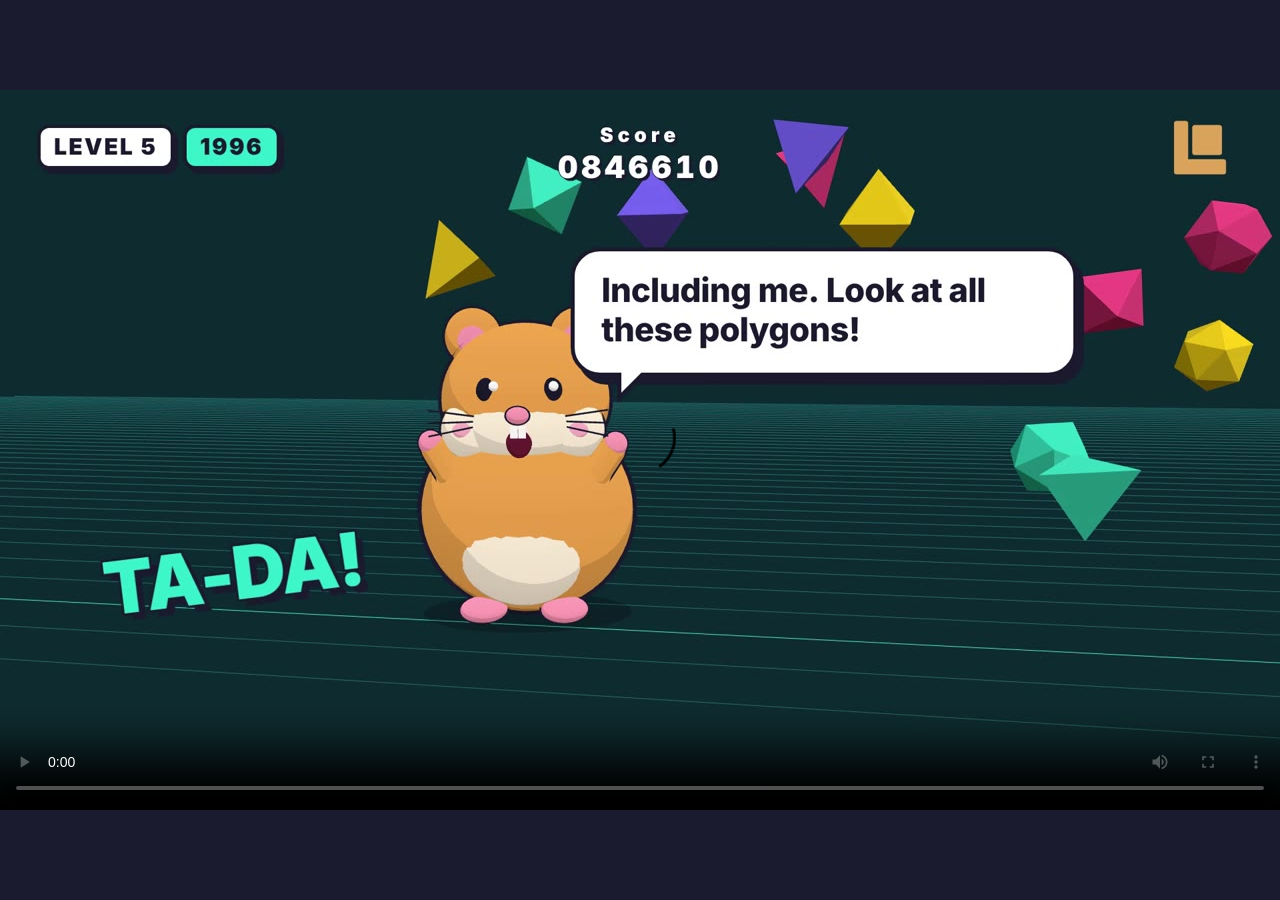
<file: pip/index.html>
<!doctype html><html lang="en"><meta charset="utf-8"><meta name="viewport" content="width=device-width,initial-scale=1"><title>Pip's history of video games · Jig 0.27</title>
<style>html,body{margin:0;height:100%;background:#1b1b2f}body{display:grid;place-items:center}video{width:100%;max-height:100vh;display:block}</style>
<video src="pip.mp4" poster="poster.jpg" controls playsinline preload="metadata"></video></html>
</file>
